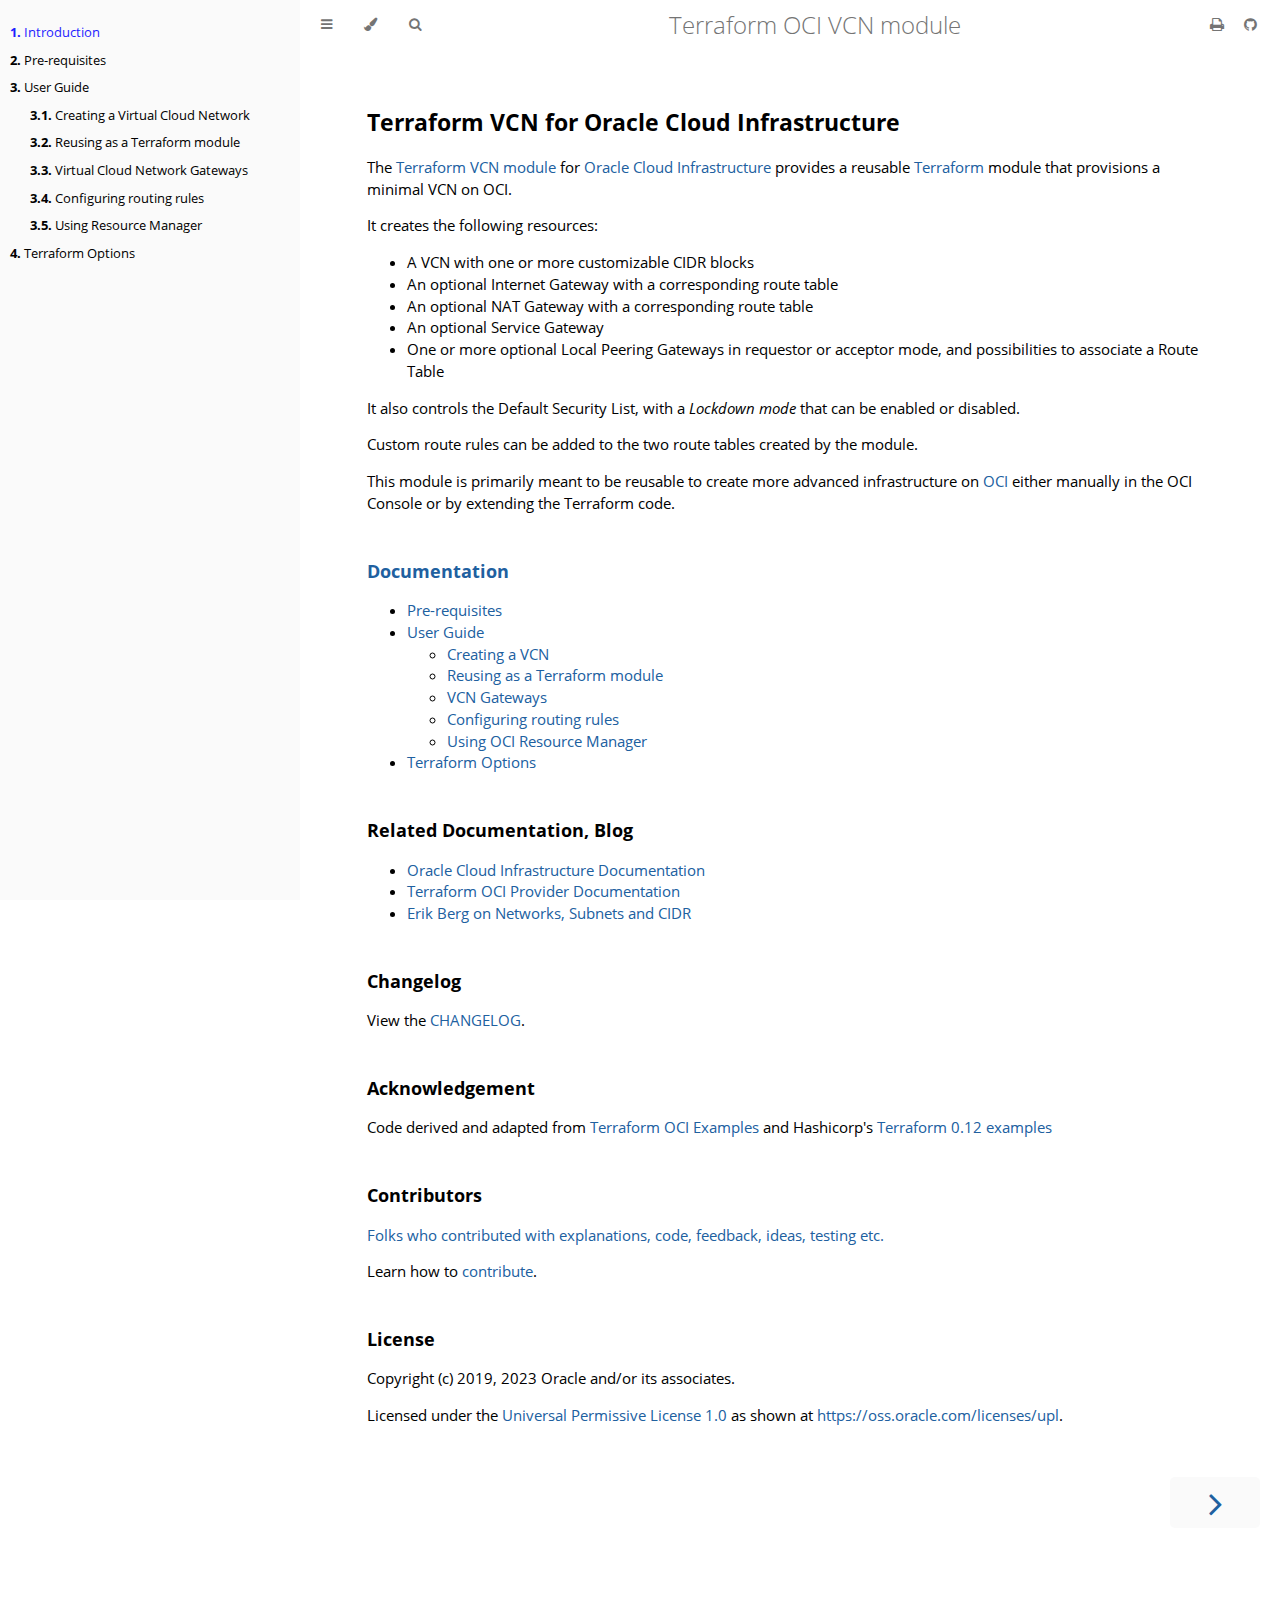
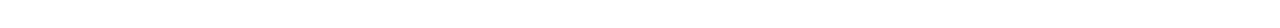
<file: index.html>
<!DOCTYPE HTML>
<html lang="en" class="sidebar-visible no-js light">
    <head>
        <!-- Book generated using mdBook -->
        <meta charset="UTF-8">
        <title>Introduction - Terraform OCI VCN module</title>
        <!-- Custom HTML head -->
        <meta content="text/html; charset=utf-8" http-equiv="Content-Type">
        <meta name="description" content="">
        <meta name="viewport" content="width=device-width, initial-scale=1">
        <meta name="theme-color" content="#ffffff" />

        <link rel="icon" href="favicon.svg">
        <link rel="shortcut icon" href="favicon.png">
        <link rel="stylesheet" href="css/variables.css">
        <link rel="stylesheet" href="css/general.css">
        <link rel="stylesheet" href="css/chrome.css">
        <link rel="stylesheet" href="css/print.css" media="print">
        <!-- Fonts -->
        <link rel="stylesheet" href="FontAwesome/css/font-awesome.css">
        <link rel="stylesheet" href="fonts/fonts.css">
        <!-- Highlight.js Stylesheets -->
        <link rel="stylesheet" href="highlight.css">
        <link rel="stylesheet" href="tomorrow-night.css">
        <link rel="stylesheet" href="ayu-highlight.css">

        <!-- Custom theme stylesheets -->
        <link rel="stylesheet" href="./src/css/mdbook-admonish.css">
        <link rel="stylesheet" href="././mdbook-admonish.css">
    </head>
    <body>
        <!-- Provide site root to javascript -->
        <script type="text/javascript">
            var path_to_root = "";
            var default_theme = window.matchMedia("(prefers-color-scheme: dark)").matches ? "navy" : "light";
        </script>

        <!-- Work around some values being stored in localStorage wrapped in quotes -->
        <script type="text/javascript">
            try {
                var theme = localStorage.getItem('mdbook-theme');
                var sidebar = localStorage.getItem('mdbook-sidebar');

                if (theme.startsWith('"') && theme.endsWith('"')) {
                    localStorage.setItem('mdbook-theme', theme.slice(1, theme.length - 1));
                }

                if (sidebar.startsWith('"') && sidebar.endsWith('"')) {
                    localStorage.setItem('mdbook-sidebar', sidebar.slice(1, sidebar.length - 1));
                }
            } catch (e) { }
        </script>

        <!-- Set the theme before any content is loaded, prevents flash -->
        <script type="text/javascript">
            var theme;
            try { theme = localStorage.getItem('mdbook-theme'); } catch(e) { }
            if (theme === null || theme === undefined) { theme = default_theme; }
            var html = document.querySelector('html');
            html.classList.remove('no-js')
            html.classList.remove('light')
            html.classList.add(theme);
            html.classList.add('js');
        </script>

        <!-- Hide / unhide sidebar before it is displayed -->
        <script type="text/javascript">
            var html = document.querySelector('html');
            var sidebar = 'hidden';
            if (document.body.clientWidth >= 1080) {
                try { sidebar = localStorage.getItem('mdbook-sidebar'); } catch(e) { }
                sidebar = sidebar || 'visible';
            }
            html.classList.remove('sidebar-visible');
            html.classList.add("sidebar-" + sidebar);
        </script>

        <nav id="sidebar" class="sidebar" aria-label="Table of contents">
            <div class="sidebar-scrollbox">
                <ol class="chapter"><li class="chapter-item expanded "><a href="introduction.html" class="active"><strong aria-hidden="true">1.</strong> Introduction</a></li><li class="chapter-item expanded "><a href="prerequisites.html"><strong aria-hidden="true">2.</strong> Pre-requisites</a></li><li class="chapter-item expanded "><a href="ug/userguide.html"><strong aria-hidden="true">3.</strong> User Guide</a></li><li><ol class="section"><li class="chapter-item expanded "><a href="ug/createvcn.html"><strong aria-hidden="true">3.1.</strong> Creating a Virtual Cloud Network</a></li><li class="chapter-item expanded "><a href="ug/reusemodule.html"><strong aria-hidden="true">3.2.</strong> Reusing as a Terraform module</a></li><li class="chapter-item expanded "><a href="ug/gateways.html"><strong aria-hidden="true">3.3.</strong> Virtual Cloud Network Gateways</a></li><li class="chapter-item expanded "><a href="ug/routerules.html"><strong aria-hidden="true">3.4.</strong> Configuring routing rules</a></li><li class="chapter-item expanded "><a href="ug/resourcemanager.html"><strong aria-hidden="true">3.5.</strong> Using Resource Manager</a></li></ol></li><li class="chapter-item expanded "><a href="terraformoptions.html"><strong aria-hidden="true">4.</strong> Terraform Options</a></li></ol>
            </div>
            <div id="sidebar-resize-handle" class="sidebar-resize-handle"></div>
        </nav>

        <div id="page-wrapper" class="page-wrapper">

            <div class="page">
                <div id="menu-bar-hover-placeholder"></div>
                <div id="menu-bar" class="menu-bar sticky bordered">
                    <div class="left-buttons">
                        <button id="sidebar-toggle" class="icon-button" type="button" title="Toggle Table of Contents" aria-label="Toggle Table of Contents" aria-controls="sidebar">
                            <i class="fa fa-bars"></i>
                        </button>
                        <button id="theme-toggle" class="icon-button" type="button" title="Change theme" aria-label="Change theme" aria-haspopup="true" aria-expanded="false" aria-controls="theme-list">
                            <i class="fa fa-paint-brush"></i>
                        </button>
                        <ul id="theme-list" class="theme-popup" aria-label="Themes" role="menu">
                            <li role="none"><button role="menuitem" class="theme" id="light">Light (default)</button></li>
                            <li role="none"><button role="menuitem" class="theme" id="rust">Rust</button></li>
                            <li role="none"><button role="menuitem" class="theme" id="coal">Coal</button></li>
                            <li role="none"><button role="menuitem" class="theme" id="navy">Navy</button></li>
                            <li role="none"><button role="menuitem" class="theme" id="ayu">Ayu</button></li>
                        </ul>
                        <button id="search-toggle" class="icon-button" type="button" title="Search. (Shortkey: s)" aria-label="Toggle Searchbar" aria-expanded="false" aria-keyshortcuts="S" aria-controls="searchbar">
                            <i class="fa fa-search"></i>
                        </button>
                    </div>

                    <h1 class="menu-title">Terraform OCI VCN module</h1>

                    <div class="right-buttons">
                        <a href="print.html" title="Print this book" aria-label="Print this book">
                            <i id="print-button" class="fa fa-print"></i>
                        </a>
                        <a href="https://github.com/oracle-terraform-modules/terraform-oci-vcn" title="Git repository" aria-label="Git repository">
                            <i id="git-repository-button" class="fa fa-github"></i>
                        </a>
                    </div>
                </div>

                <div id="search-wrapper" class="hidden">
                    <form id="searchbar-outer" class="searchbar-outer">
                        <input type="search" id="searchbar" name="searchbar" placeholder="Search this book ..." aria-controls="searchresults-outer" aria-describedby="searchresults-header">
                    </form>
                    <div id="searchresults-outer" class="searchresults-outer hidden">
                        <div id="searchresults-header" class="searchresults-header"></div>
                        <ul id="searchresults">
                        </ul>
                    </div>
                </div>
                <!-- Apply ARIA attributes after the sidebar and the sidebar toggle button are added to the DOM -->
                <script type="text/javascript">
                    document.getElementById('sidebar-toggle').setAttribute('aria-expanded', sidebar === 'visible');
                    document.getElementById('sidebar').setAttribute('aria-hidden', sidebar !== 'visible');
                    Array.from(document.querySelectorAll('#sidebar a')).forEach(function(link) {
                        link.setAttribute('tabIndex', sidebar === 'visible' ? 0 : -1);
                    });
                </script>

                <div id="content" class="content">
                    <main>
                        <h2 id="terraform-vcn-for-oracle-cloud-infrastructure"><a class="header" href="#terraform-vcn-for-oracle-cloud-infrastructure">Terraform VCN for Oracle Cloud Infrastructure</a></h2>
<p>The <a href="https://github.com/oracle/terraform-oci-vcn">Terraform VCN module</a> for <a href="https://cloud.oracle.com/cloud-infrastructure">Oracle Cloud Infrastructure</a> provides a reusable <a href="https://www.terraform.io">Terraform</a> module that provisions a minimal VCN on OCI.</p>
<p>It creates the following resources:</p>
<ul>
<li>A VCN with one or more customizable CIDR blocks</li>
<li>An optional Internet Gateway with a corresponding route table</li>
<li>An optional NAT Gateway with a corresponding route table</li>
<li>An optional Service Gateway</li>
<li>One or more optional Local Peering Gateways in requestor or acceptor mode, and possibilities to associate a Route Table</li>
</ul>
<p>It also controls the Default Security List, with a <em>Lockdown mode</em> that can be enabled or disabled.</p>
<p>Custom route rules can be added to the two route tables created by the module.</p>
<p>This module is primarily meant to be reusable to create more advanced infrastructure on <a href="https://cloud.oracle.com/cloud-infrastructure">OCI</a> either manually in the OCI Console or by extending the Terraform code.</p>
<h3 id="documentation"><a class="header" href="#documentation"><a href="https://github.com/oracle-terraform-modules/terraform-oci-vcn/tree/main/docs">Documentation</a></a></h3>
<ul>
<li><a href="./chapter_2.html">Pre-requisites</a></li>
<li><a href="./chapter_3.html">User Guide</a>
<ul>
<li><a href="./chapter_4.html">Creating a VCN</a></li>
<li><a href="chapter_5.html">Reusing as a Terraform module</a></li>
<li><a href="./chapter_6.html">VCN Gateways</a></li>
<li><a href="./chapter_7.html">Configuring routing rules</a></li>
<li><a href="./chapter_8.html">Using OCI Resource Manager</a></li>
</ul>
</li>
<li><a href="./chapter_9.html">Terraform Options</a></li>
</ul>
<h3 id="related-documentation-blog"><a class="header" href="#related-documentation-blog">Related Documentation, Blog</a></h3>
<ul>
<li><a href="https://docs.cloud.oracle.com/iaas/Content/home.htm">Oracle Cloud Infrastructure Documentation</a></li>
<li><a href="https://www.terraform.io/docs/providers/oci/index.html">Terraform OCI Provider Documentation</a></li>
<li><a href="https://erikberg.com/notes/networks.html">Erik Berg on Networks, Subnets and CIDR</a></li>
</ul>
<h3 id="changelog"><a class="header" href="#changelog">Changelog</a></h3>
<p>View the <a href="https://github.com/oracle-terraform-modules/terraform-oci-vcn/blob/main/CHANGELOG.adoc">CHANGELOG</a>.</p>
<h3 id="acknowledgement"><a class="header" href="#acknowledgement">Acknowledgement</a></h3>
<p>Code derived and adapted from <a href="https://github.com/terraform-providers/terraform-provider-oci/tree/master/examples">Terraform OCI Examples</a> and Hashicorp's <a href="https://github.com/terraform-providers/terraform-provider-oci/tree/master/examples">Terraform 0.12 examples</a></p>
<h3 id="contributors"><a class="header" href="#contributors">Contributors</a></h3>
<p><a href="https://github.com/oracle-terraform-modules/terraform-oci-vcn/blob/main/CONTRIBUTORS.adoc">Folks who contributed with explanations, code, feedback, ideas, testing etc.</a></p>
<p>Learn how to <a href="https://github.com/oracle-terraform-modules/terraform-oci-vcn/blob/main/CONTRIBUTING.adoc">contribute</a>.</p>
<h3 id="license"><a class="header" href="#license">License</a></h3>
<p>Copyright (c) 2019, 2023 Oracle and/or its associates.</p>
<p>Licensed under the <a href="https://github.com/oracle-terraform-modules/terraform-oci-vcn/blob/main/LICENSE">Universal Permissive License 1.0</a> as shown at
<a href="https://oss.oracle.com/licenses/upl/">https://oss.oracle.com/licenses/upl</a>.</p>
<!-- Links reference section -->
<!-- Links reference section -->
                    </main>

                    <nav class="nav-wrapper" aria-label="Page navigation">
                        <!-- Mobile navigation buttons -->
                            <a rel="next" href="prerequisites.html" class="mobile-nav-chapters next" title="Next chapter" aria-label="Next chapter" aria-keyshortcuts="Right">
                                <i class="fa fa-angle-right"></i>
                            </a>
                        <div style="clear: both"></div>
                    </nav>
                </div>
            </div>

            <nav class="nav-wide-wrapper" aria-label="Page navigation">
                    <a rel="next" href="prerequisites.html" class="nav-chapters next" title="Next chapter" aria-label="Next chapter" aria-keyshortcuts="Right">
                        <i class="fa fa-angle-right"></i>
                    </a>
            </nav>

        </div>

        <script type="text/javascript">
            window.playground_copyable = true;
        </script>
        <script src="elasticlunr.min.js" type="text/javascript" charset="utf-8"></script>
        <script src="mark.min.js" type="text/javascript" charset="utf-8"></script>
        <script src="searcher.js" type="text/javascript" charset="utf-8"></script>
        <script src="clipboard.min.js" type="text/javascript" charset="utf-8"></script>
        <script src="highlight.js" type="text/javascript" charset="utf-8"></script>
        <script src="book.js" type="text/javascript" charset="utf-8"></script>

        <!-- Custom JS scripts -->
    </body>
</html>
</file>
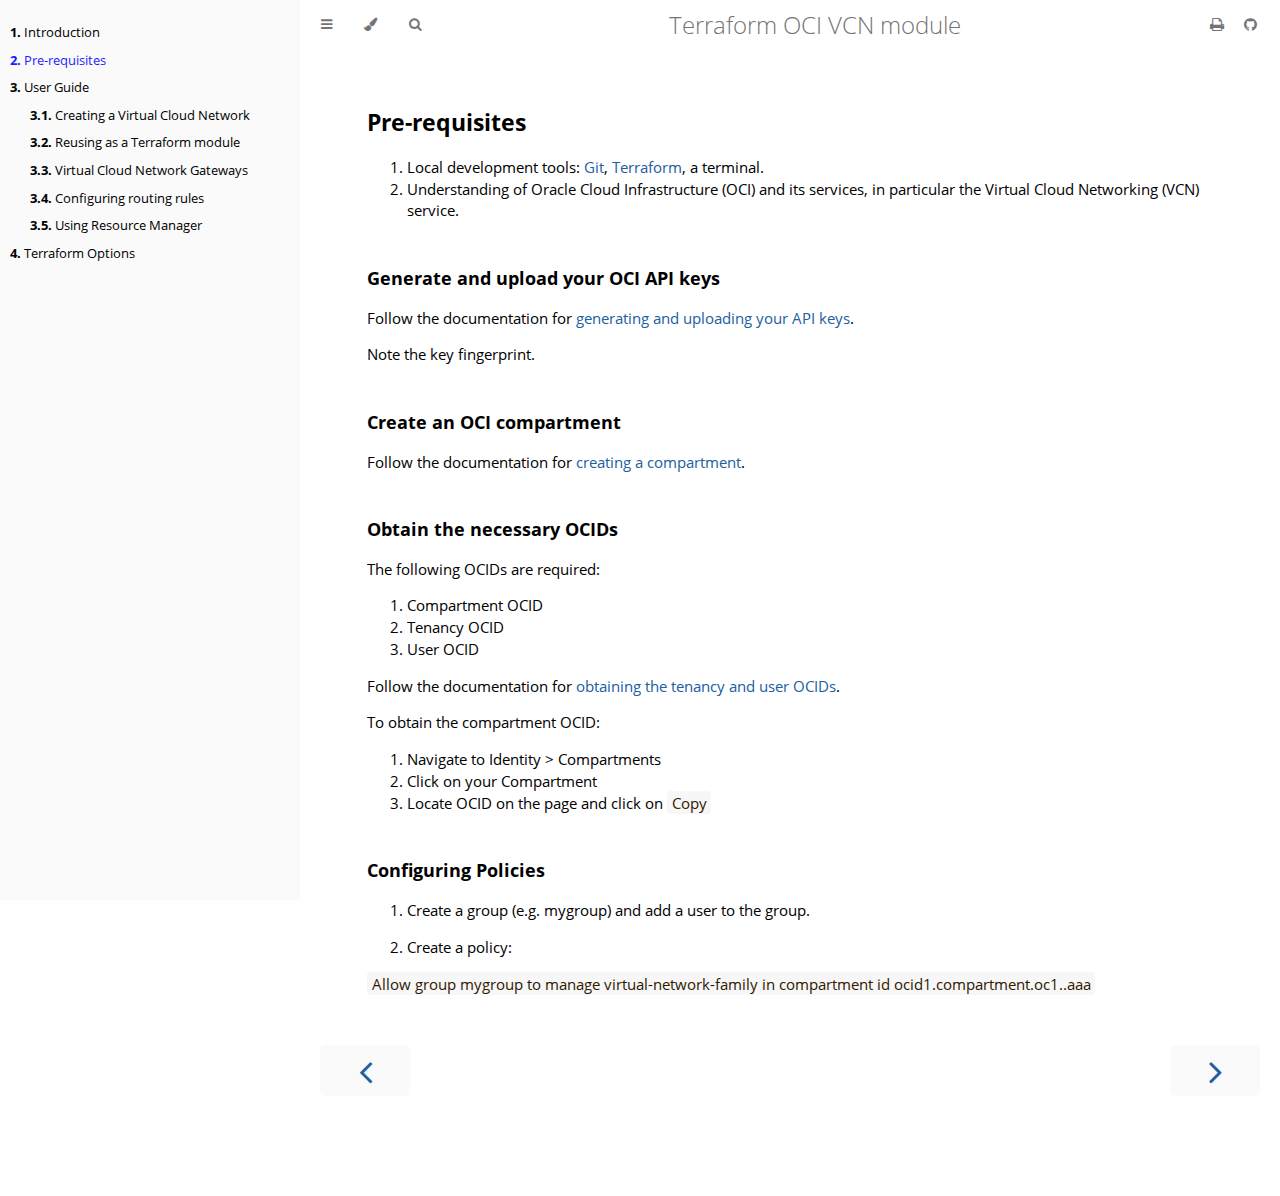
<file: prerequisites.html>
<!DOCTYPE HTML>
<html lang="en" class="sidebar-visible no-js light">
    <head>
        <!-- Book generated using mdBook -->
        <meta charset="UTF-8">
        <title>Pre-requisites - Terraform OCI VCN module</title>
        <!-- Custom HTML head -->
        <meta content="text/html; charset=utf-8" http-equiv="Content-Type">
        <meta name="description" content="">
        <meta name="viewport" content="width=device-width, initial-scale=1">
        <meta name="theme-color" content="#ffffff" />

        <link rel="icon" href="favicon.svg">
        <link rel="shortcut icon" href="favicon.png">
        <link rel="stylesheet" href="css/variables.css">
        <link rel="stylesheet" href="css/general.css">
        <link rel="stylesheet" href="css/chrome.css">
        <link rel="stylesheet" href="css/print.css" media="print">
        <!-- Fonts -->
        <link rel="stylesheet" href="FontAwesome/css/font-awesome.css">
        <link rel="stylesheet" href="fonts/fonts.css">
        <!-- Highlight.js Stylesheets -->
        <link rel="stylesheet" href="highlight.css">
        <link rel="stylesheet" href="tomorrow-night.css">
        <link rel="stylesheet" href="ayu-highlight.css">

        <!-- Custom theme stylesheets -->
        <link rel="stylesheet" href="./src/css/mdbook-admonish.css">
        <link rel="stylesheet" href="././mdbook-admonish.css">
    </head>
    <body>
        <!-- Provide site root to javascript -->
        <script type="text/javascript">
            var path_to_root = "";
            var default_theme = window.matchMedia("(prefers-color-scheme: dark)").matches ? "navy" : "light";
        </script>

        <!-- Work around some values being stored in localStorage wrapped in quotes -->
        <script type="text/javascript">
            try {
                var theme = localStorage.getItem('mdbook-theme');
                var sidebar = localStorage.getItem('mdbook-sidebar');

                if (theme.startsWith('"') && theme.endsWith('"')) {
                    localStorage.setItem('mdbook-theme', theme.slice(1, theme.length - 1));
                }

                if (sidebar.startsWith('"') && sidebar.endsWith('"')) {
                    localStorage.setItem('mdbook-sidebar', sidebar.slice(1, sidebar.length - 1));
                }
            } catch (e) { }
        </script>

        <!-- Set the theme before any content is loaded, prevents flash -->
        <script type="text/javascript">
            var theme;
            try { theme = localStorage.getItem('mdbook-theme'); } catch(e) { }
            if (theme === null || theme === undefined) { theme = default_theme; }
            var html = document.querySelector('html');
            html.classList.remove('no-js')
            html.classList.remove('light')
            html.classList.add(theme);
            html.classList.add('js');
        </script>

        <!-- Hide / unhide sidebar before it is displayed -->
        <script type="text/javascript">
            var html = document.querySelector('html');
            var sidebar = 'hidden';
            if (document.body.clientWidth >= 1080) {
                try { sidebar = localStorage.getItem('mdbook-sidebar'); } catch(e) { }
                sidebar = sidebar || 'visible';
            }
            html.classList.remove('sidebar-visible');
            html.classList.add("sidebar-" + sidebar);
        </script>

        <nav id="sidebar" class="sidebar" aria-label="Table of contents">
            <div class="sidebar-scrollbox">
                <ol class="chapter"><li class="chapter-item expanded "><a href="introduction.html"><strong aria-hidden="true">1.</strong> Introduction</a></li><li class="chapter-item expanded "><a href="prerequisites.html" class="active"><strong aria-hidden="true">2.</strong> Pre-requisites</a></li><li class="chapter-item expanded "><a href="ug/userguide.html"><strong aria-hidden="true">3.</strong> User Guide</a></li><li><ol class="section"><li class="chapter-item expanded "><a href="ug/createvcn.html"><strong aria-hidden="true">3.1.</strong> Creating a Virtual Cloud Network</a></li><li class="chapter-item expanded "><a href="ug/reusemodule.html"><strong aria-hidden="true">3.2.</strong> Reusing as a Terraform module</a></li><li class="chapter-item expanded "><a href="ug/gateways.html"><strong aria-hidden="true">3.3.</strong> Virtual Cloud Network Gateways</a></li><li class="chapter-item expanded "><a href="ug/routerules.html"><strong aria-hidden="true">3.4.</strong> Configuring routing rules</a></li><li class="chapter-item expanded "><a href="ug/resourcemanager.html"><strong aria-hidden="true">3.5.</strong> Using Resource Manager</a></li></ol></li><li class="chapter-item expanded "><a href="terraformoptions.html"><strong aria-hidden="true">4.</strong> Terraform Options</a></li></ol>
            </div>
            <div id="sidebar-resize-handle" class="sidebar-resize-handle"></div>
        </nav>

        <div id="page-wrapper" class="page-wrapper">

            <div class="page">
                <div id="menu-bar-hover-placeholder"></div>
                <div id="menu-bar" class="menu-bar sticky bordered">
                    <div class="left-buttons">
                        <button id="sidebar-toggle" class="icon-button" type="button" title="Toggle Table of Contents" aria-label="Toggle Table of Contents" aria-controls="sidebar">
                            <i class="fa fa-bars"></i>
                        </button>
                        <button id="theme-toggle" class="icon-button" type="button" title="Change theme" aria-label="Change theme" aria-haspopup="true" aria-expanded="false" aria-controls="theme-list">
                            <i class="fa fa-paint-brush"></i>
                        </button>
                        <ul id="theme-list" class="theme-popup" aria-label="Themes" role="menu">
                            <li role="none"><button role="menuitem" class="theme" id="light">Light (default)</button></li>
                            <li role="none"><button role="menuitem" class="theme" id="rust">Rust</button></li>
                            <li role="none"><button role="menuitem" class="theme" id="coal">Coal</button></li>
                            <li role="none"><button role="menuitem" class="theme" id="navy">Navy</button></li>
                            <li role="none"><button role="menuitem" class="theme" id="ayu">Ayu</button></li>
                        </ul>
                        <button id="search-toggle" class="icon-button" type="button" title="Search. (Shortkey: s)" aria-label="Toggle Searchbar" aria-expanded="false" aria-keyshortcuts="S" aria-controls="searchbar">
                            <i class="fa fa-search"></i>
                        </button>
                    </div>

                    <h1 class="menu-title">Terraform OCI VCN module</h1>

                    <div class="right-buttons">
                        <a href="print.html" title="Print this book" aria-label="Print this book">
                            <i id="print-button" class="fa fa-print"></i>
                        </a>
                        <a href="https://github.com/oracle-terraform-modules/terraform-oci-vcn" title="Git repository" aria-label="Git repository">
                            <i id="git-repository-button" class="fa fa-github"></i>
                        </a>
                    </div>
                </div>

                <div id="search-wrapper" class="hidden">
                    <form id="searchbar-outer" class="searchbar-outer">
                        <input type="search" id="searchbar" name="searchbar" placeholder="Search this book ..." aria-controls="searchresults-outer" aria-describedby="searchresults-header">
                    </form>
                    <div id="searchresults-outer" class="searchresults-outer hidden">
                        <div id="searchresults-header" class="searchresults-header"></div>
                        <ul id="searchresults">
                        </ul>
                    </div>
                </div>
                <!-- Apply ARIA attributes after the sidebar and the sidebar toggle button are added to the DOM -->
                <script type="text/javascript">
                    document.getElementById('sidebar-toggle').setAttribute('aria-expanded', sidebar === 'visible');
                    document.getElementById('sidebar').setAttribute('aria-hidden', sidebar !== 'visible');
                    Array.from(document.querySelectorAll('#sidebar a')).forEach(function(link) {
                        link.setAttribute('tabIndex', sidebar === 'visible' ? 0 : -1);
                    });
                </script>

                <div id="content" class="content">
                    <main>
                        <h2 id="pre-requisites"><a class="header" href="#pre-requisites">Pre-requisites</a></h2>
<ol>
<li>Local development tools: <a href="https://git-scm.com/">Git</a>, <a href="https://www.terraform.io">Terraform</a>, a terminal.</li>
<li>Understanding of Oracle Cloud Infrastructure (OCI) and its services, in particular the Virtual Cloud Networking (VCN) service.</li>
</ol>
<h3 id="generate-and-upload-your-oci-api-keys"><a class="header" href="#generate-and-upload-your-oci-api-keys">Generate and upload your OCI API keys</a></h3>
<p>Follow the documentation for <a href="https://docs.cloud.oracle.com/iaas/Content/API/Concepts/apisigningkey.htm#two">generating and uploading your API keys</a>.</p>
<p>Note the key fingerprint.</p>
<h3 id="create-an-oci-compartment"><a class="header" href="#create-an-oci-compartment">Create an OCI compartment</a></h3>
<p>Follow the documentation for <a href="https://docs.cloud.oracle.com/iaas/Content/Identity/Tasks/managingcompartments.htm#two">creating a compartment</a>.</p>
<h3 id="obtain-the-necessary-ocids"><a class="header" href="#obtain-the-necessary-ocids">Obtain the necessary OCIDs</a></h3>
<p>The following OCIDs are required:</p>
<ol>
<li>Compartment OCID</li>
<li>Tenancy OCID</li>
<li>User OCID</li>
</ol>
<p>Follow the documentation for <a href="https://docs.cloud.oracle.com/iaas/Content/API/Concepts/apisigningkey.htm#five">obtaining the tenancy and user OCIDs</a>.</p>
<p>To obtain the compartment OCID:</p>
<ol>
<li>Navigate to Identity &gt; Compartments</li>
<li>Click on your Compartment</li>
<li>Locate OCID on the page and click on <code>Copy</code></li>
</ol>
<h3 id="configuring-policies"><a class="header" href="#configuring-policies">Configuring Policies</a></h3>
<ol>
<li>
<p>Create a group (e.g. mygroup) and add a user to the group.</p>
</li>
<li>
<p>Create a policy:</p>
</li>
</ol>
<p><code>Allow group mygroup to manage virtual-network-family in compartment id  ocid1.compartment.oc1..aaa </code></p>

                    </main>

                    <nav class="nav-wrapper" aria-label="Page navigation">
                        <!-- Mobile navigation buttons -->
                            <a rel="prev" href="introduction.html" class="mobile-nav-chapters previous" title="Previous chapter" aria-label="Previous chapter" aria-keyshortcuts="Left">
                                <i class="fa fa-angle-left"></i>
                            </a>
                            <a rel="next" href="ug/userguide.html" class="mobile-nav-chapters next" title="Next chapter" aria-label="Next chapter" aria-keyshortcuts="Right">
                                <i class="fa fa-angle-right"></i>
                            </a>
                        <div style="clear: both"></div>
                    </nav>
                </div>
            </div>

            <nav class="nav-wide-wrapper" aria-label="Page navigation">
                    <a rel="prev" href="introduction.html" class="nav-chapters previous" title="Previous chapter" aria-label="Previous chapter" aria-keyshortcuts="Left">
                        <i class="fa fa-angle-left"></i>
                    </a>
                    <a rel="next" href="ug/userguide.html" class="nav-chapters next" title="Next chapter" aria-label="Next chapter" aria-keyshortcuts="Right">
                        <i class="fa fa-angle-right"></i>
                    </a>
            </nav>

        </div>

        <script type="text/javascript">
            window.playground_copyable = true;
        </script>
        <script src="elasticlunr.min.js" type="text/javascript" charset="utf-8"></script>
        <script src="mark.min.js" type="text/javascript" charset="utf-8"></script>
        <script src="searcher.js" type="text/javascript" charset="utf-8"></script>
        <script src="clipboard.min.js" type="text/javascript" charset="utf-8"></script>
        <script src="highlight.js" type="text/javascript" charset="utf-8"></script>
        <script src="book.js" type="text/javascript" charset="utf-8"></script>

        <!-- Custom JS scripts -->
    </body>
</html>
</file>
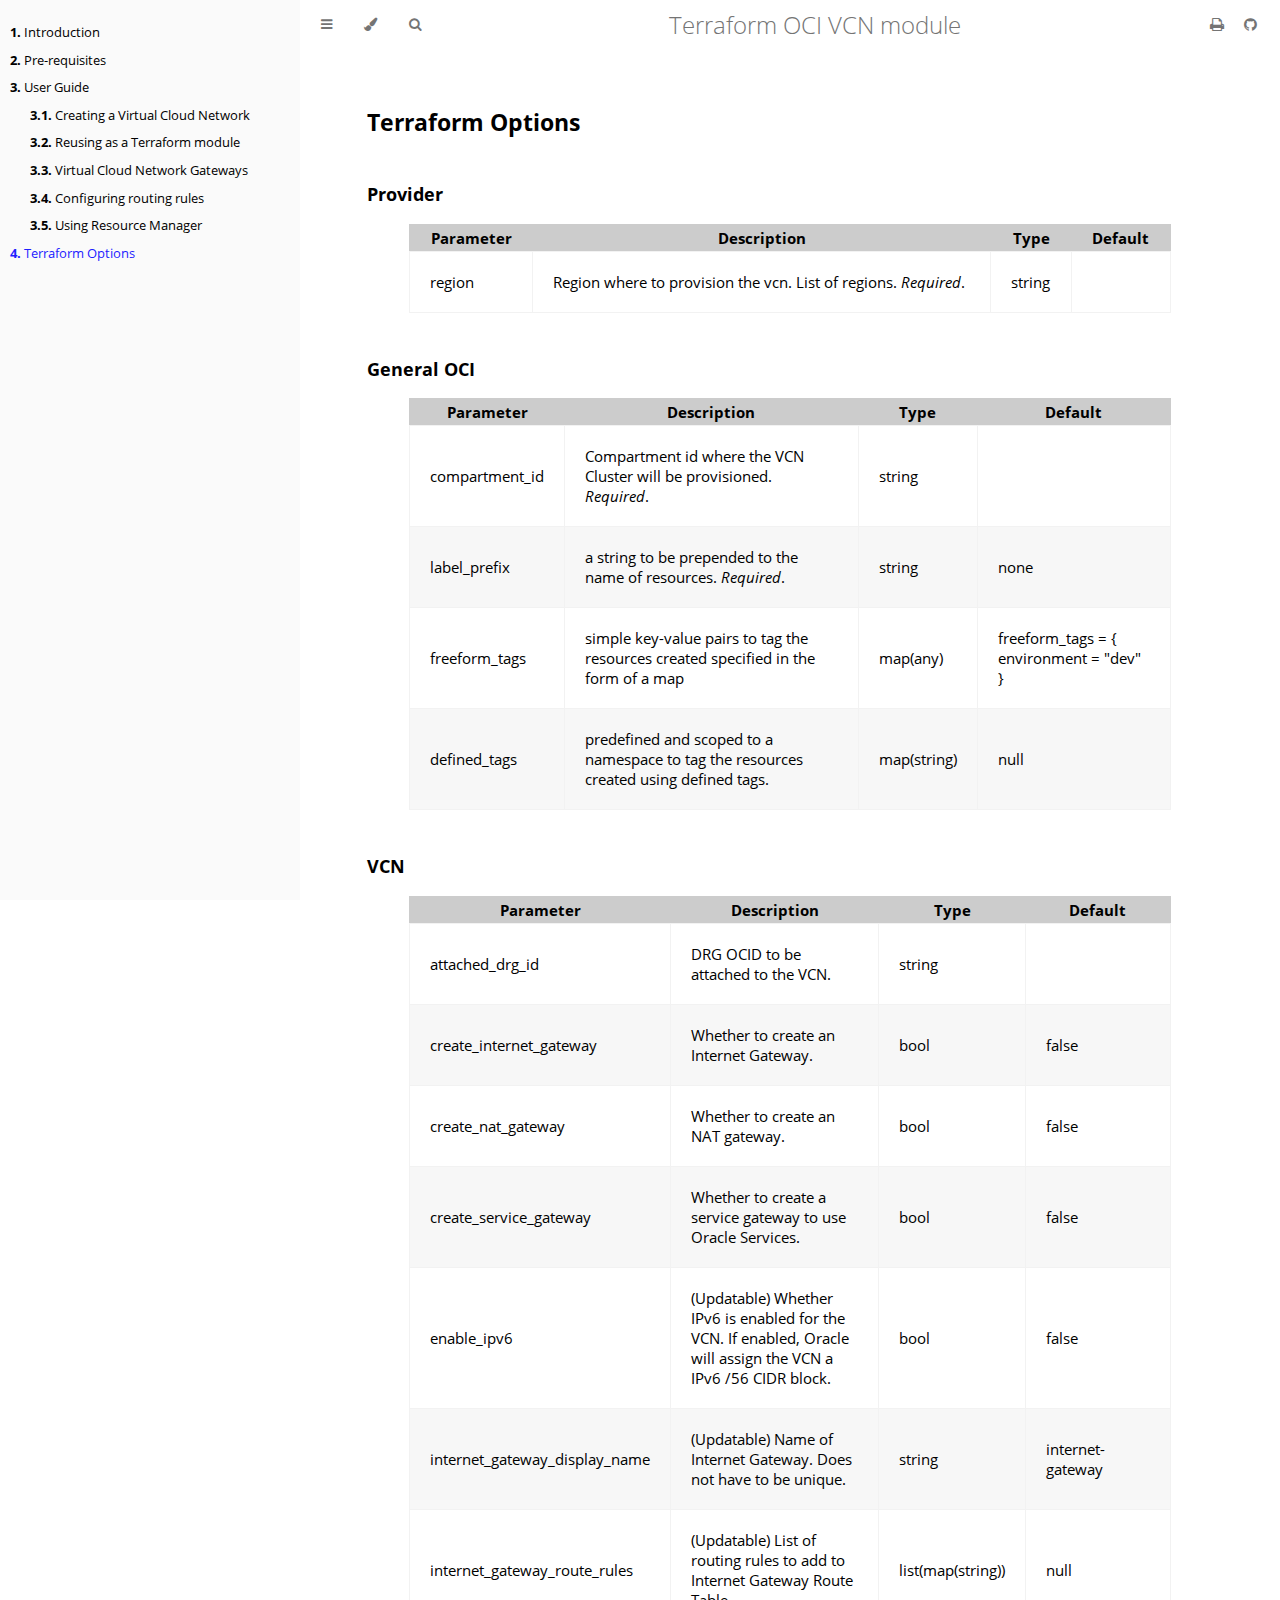
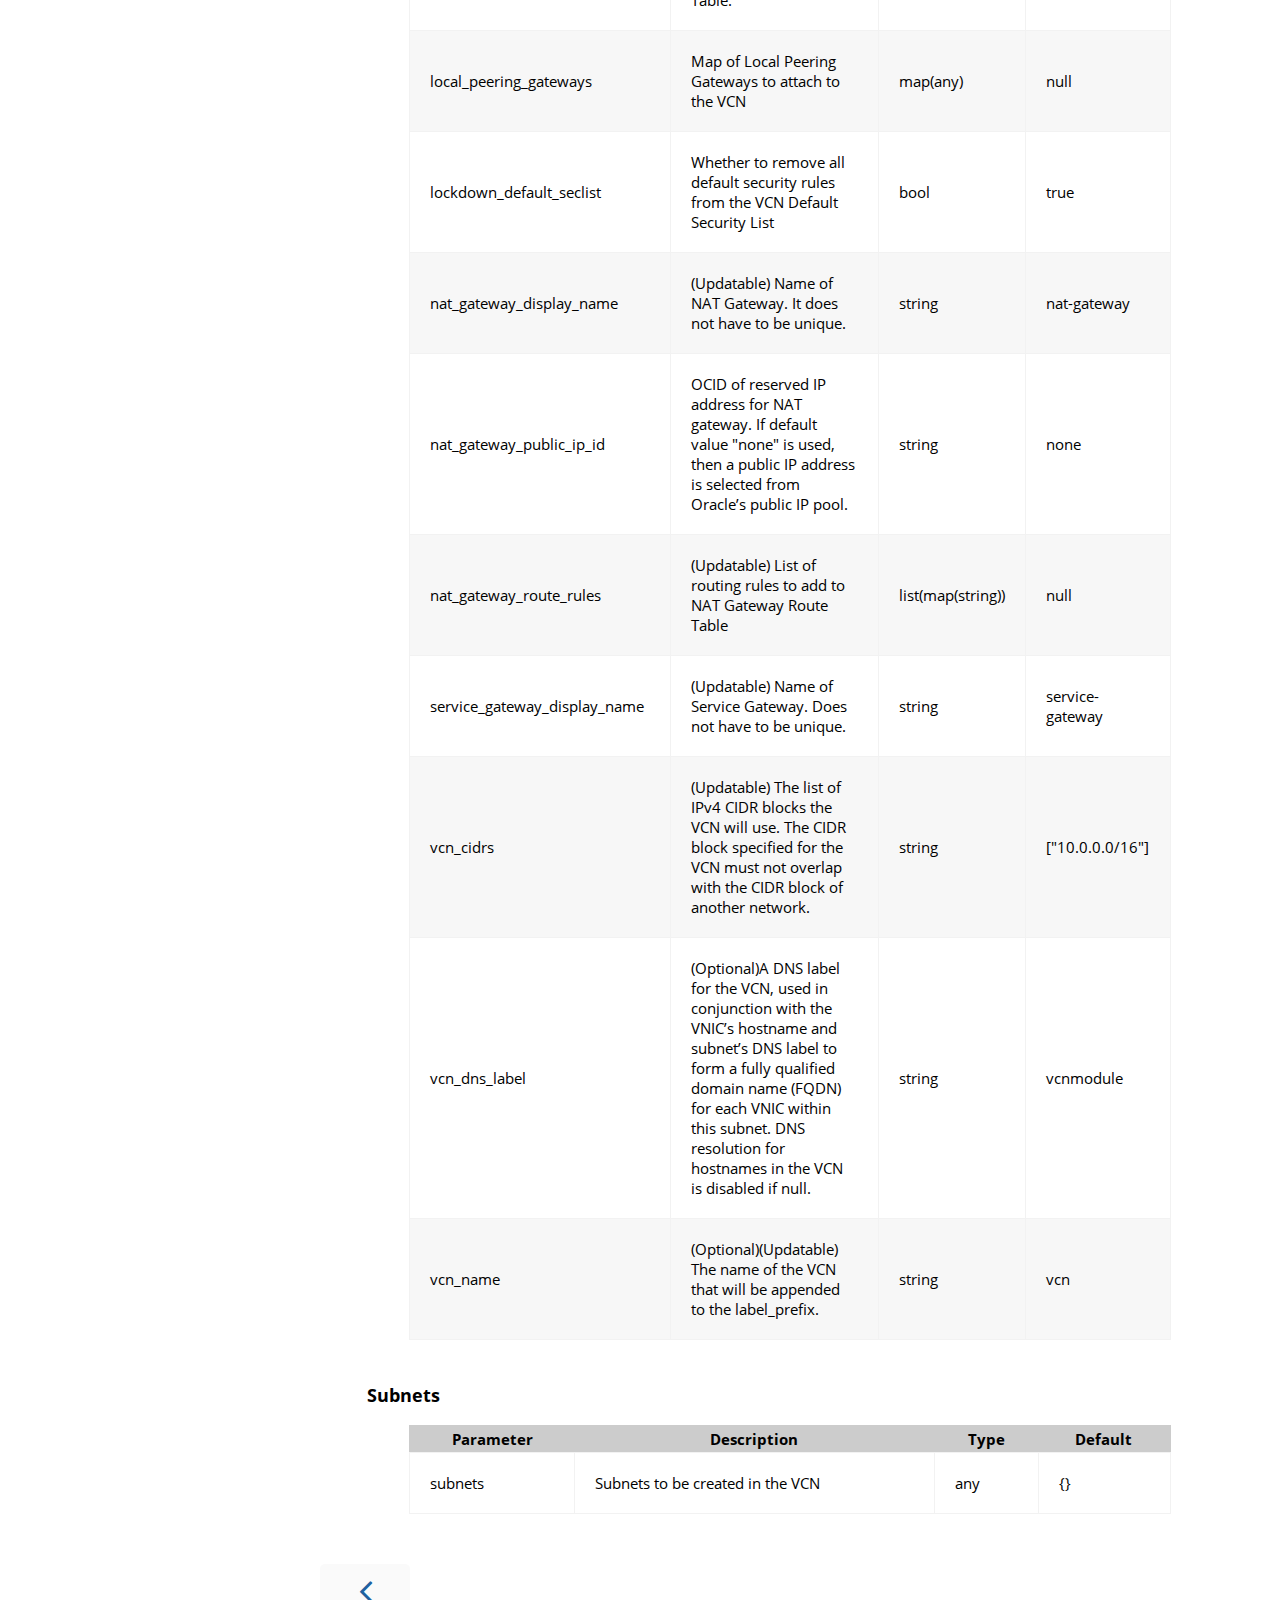
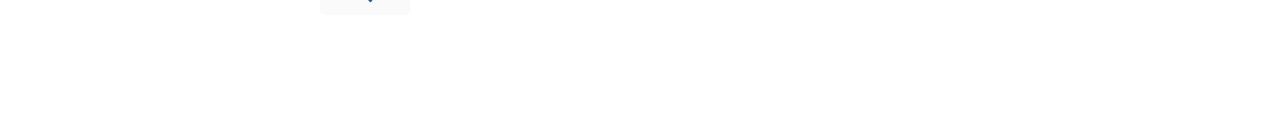
<file: terraformoptions.html>
<!DOCTYPE HTML>
<html lang="en" class="sidebar-visible no-js light">
    <head>
        <!-- Book generated using mdBook -->
        <meta charset="UTF-8">
        <title>Terraform Options - Terraform OCI VCN module</title>
        <!-- Custom HTML head -->
        <meta content="text/html; charset=utf-8" http-equiv="Content-Type">
        <meta name="description" content="">
        <meta name="viewport" content="width=device-width, initial-scale=1">
        <meta name="theme-color" content="#ffffff" />

        <link rel="icon" href="favicon.svg">
        <link rel="shortcut icon" href="favicon.png">
        <link rel="stylesheet" href="css/variables.css">
        <link rel="stylesheet" href="css/general.css">
        <link rel="stylesheet" href="css/chrome.css">
        <link rel="stylesheet" href="css/print.css" media="print">
        <!-- Fonts -->
        <link rel="stylesheet" href="FontAwesome/css/font-awesome.css">
        <link rel="stylesheet" href="fonts/fonts.css">
        <!-- Highlight.js Stylesheets -->
        <link rel="stylesheet" href="highlight.css">
        <link rel="stylesheet" href="tomorrow-night.css">
        <link rel="stylesheet" href="ayu-highlight.css">

        <!-- Custom theme stylesheets -->
        <link rel="stylesheet" href="./src/css/mdbook-admonish.css">
        <link rel="stylesheet" href="././mdbook-admonish.css">
    </head>
    <body>
        <!-- Provide site root to javascript -->
        <script type="text/javascript">
            var path_to_root = "";
            var default_theme = window.matchMedia("(prefers-color-scheme: dark)").matches ? "navy" : "light";
        </script>

        <!-- Work around some values being stored in localStorage wrapped in quotes -->
        <script type="text/javascript">
            try {
                var theme = localStorage.getItem('mdbook-theme');
                var sidebar = localStorage.getItem('mdbook-sidebar');

                if (theme.startsWith('"') && theme.endsWith('"')) {
                    localStorage.setItem('mdbook-theme', theme.slice(1, theme.length - 1));
                }

                if (sidebar.startsWith('"') && sidebar.endsWith('"')) {
                    localStorage.setItem('mdbook-sidebar', sidebar.slice(1, sidebar.length - 1));
                }
            } catch (e) { }
        </script>

        <!-- Set the theme before any content is loaded, prevents flash -->
        <script type="text/javascript">
            var theme;
            try { theme = localStorage.getItem('mdbook-theme'); } catch(e) { }
            if (theme === null || theme === undefined) { theme = default_theme; }
            var html = document.querySelector('html');
            html.classList.remove('no-js')
            html.classList.remove('light')
            html.classList.add(theme);
            html.classList.add('js');
        </script>

        <!-- Hide / unhide sidebar before it is displayed -->
        <script type="text/javascript">
            var html = document.querySelector('html');
            var sidebar = 'hidden';
            if (document.body.clientWidth >= 1080) {
                try { sidebar = localStorage.getItem('mdbook-sidebar'); } catch(e) { }
                sidebar = sidebar || 'visible';
            }
            html.classList.remove('sidebar-visible');
            html.classList.add("sidebar-" + sidebar);
        </script>

        <nav id="sidebar" class="sidebar" aria-label="Table of contents">
            <div class="sidebar-scrollbox">
                <ol class="chapter"><li class="chapter-item expanded "><a href="introduction.html"><strong aria-hidden="true">1.</strong> Introduction</a></li><li class="chapter-item expanded "><a href="prerequisites.html"><strong aria-hidden="true">2.</strong> Pre-requisites</a></li><li class="chapter-item expanded "><a href="ug/userguide.html"><strong aria-hidden="true">3.</strong> User Guide</a></li><li><ol class="section"><li class="chapter-item expanded "><a href="ug/createvcn.html"><strong aria-hidden="true">3.1.</strong> Creating a Virtual Cloud Network</a></li><li class="chapter-item expanded "><a href="ug/reusemodule.html"><strong aria-hidden="true">3.2.</strong> Reusing as a Terraform module</a></li><li class="chapter-item expanded "><a href="ug/gateways.html"><strong aria-hidden="true">3.3.</strong> Virtual Cloud Network Gateways</a></li><li class="chapter-item expanded "><a href="ug/routerules.html"><strong aria-hidden="true">3.4.</strong> Configuring routing rules</a></li><li class="chapter-item expanded "><a href="ug/resourcemanager.html"><strong aria-hidden="true">3.5.</strong> Using Resource Manager</a></li></ol></li><li class="chapter-item expanded "><a href="terraformoptions.html" class="active"><strong aria-hidden="true">4.</strong> Terraform Options</a></li></ol>
            </div>
            <div id="sidebar-resize-handle" class="sidebar-resize-handle"></div>
        </nav>

        <div id="page-wrapper" class="page-wrapper">

            <div class="page">
                <div id="menu-bar-hover-placeholder"></div>
                <div id="menu-bar" class="menu-bar sticky bordered">
                    <div class="left-buttons">
                        <button id="sidebar-toggle" class="icon-button" type="button" title="Toggle Table of Contents" aria-label="Toggle Table of Contents" aria-controls="sidebar">
                            <i class="fa fa-bars"></i>
                        </button>
                        <button id="theme-toggle" class="icon-button" type="button" title="Change theme" aria-label="Change theme" aria-haspopup="true" aria-expanded="false" aria-controls="theme-list">
                            <i class="fa fa-paint-brush"></i>
                        </button>
                        <ul id="theme-list" class="theme-popup" aria-label="Themes" role="menu">
                            <li role="none"><button role="menuitem" class="theme" id="light">Light (default)</button></li>
                            <li role="none"><button role="menuitem" class="theme" id="rust">Rust</button></li>
                            <li role="none"><button role="menuitem" class="theme" id="coal">Coal</button></li>
                            <li role="none"><button role="menuitem" class="theme" id="navy">Navy</button></li>
                            <li role="none"><button role="menuitem" class="theme" id="ayu">Ayu</button></li>
                        </ul>
                        <button id="search-toggle" class="icon-button" type="button" title="Search. (Shortkey: s)" aria-label="Toggle Searchbar" aria-expanded="false" aria-keyshortcuts="S" aria-controls="searchbar">
                            <i class="fa fa-search"></i>
                        </button>
                    </div>

                    <h1 class="menu-title">Terraform OCI VCN module</h1>

                    <div class="right-buttons">
                        <a href="print.html" title="Print this book" aria-label="Print this book">
                            <i id="print-button" class="fa fa-print"></i>
                        </a>
                        <a href="https://github.com/oracle-terraform-modules/terraform-oci-vcn" title="Git repository" aria-label="Git repository">
                            <i id="git-repository-button" class="fa fa-github"></i>
                        </a>
                    </div>
                </div>

                <div id="search-wrapper" class="hidden">
                    <form id="searchbar-outer" class="searchbar-outer">
                        <input type="search" id="searchbar" name="searchbar" placeholder="Search this book ..." aria-controls="searchresults-outer" aria-describedby="searchresults-header">
                    </form>
                    <div id="searchresults-outer" class="searchresults-outer hidden">
                        <div id="searchresults-header" class="searchresults-header"></div>
                        <ul id="searchresults">
                        </ul>
                    </div>
                </div>
                <!-- Apply ARIA attributes after the sidebar and the sidebar toggle button are added to the DOM -->
                <script type="text/javascript">
                    document.getElementById('sidebar-toggle').setAttribute('aria-expanded', sidebar === 'visible');
                    document.getElementById('sidebar').setAttribute('aria-hidden', sidebar !== 'visible');
                    Array.from(document.querySelectorAll('#sidebar a')).forEach(function(link) {
                        link.setAttribute('tabIndex', sidebar === 'visible' ? 0 : -1);
                    });
                </script>

                <div id="content" class="content">
                    <main>
                        <h2 id="terraform-options"><a class="header" href="#terraform-options">Terraform Options</a></h2>
<h3 id="provider"><a class="header" href="#provider">Provider</a></h3>
<div class="table-wrapper"><table><thead><tr><th>Parameter</th><th>Description</th><th>Type</th><th>Default</th></tr></thead><tbody>
<tr><td>region</td><td>Region where to provision the vcn. List of regions. <em>Required</em>.</td><td>string</td><td></td></tr>
</tbody></table>
</div>
<h3 id="general-oci"><a class="header" href="#general-oci">General OCI</a></h3>
<div class="table-wrapper"><table><thead><tr><th>Parameter</th><th>Description</th><th>Type</th><th>Default</th></tr></thead><tbody>
<tr><td>compartment_id</td><td>Compartment id where the VCN Cluster will be provisioned. <em>Required</em>.</td><td>string</td><td></td></tr>
<tr><td>label_prefix</td><td>a string to be prepended to the name of resources.  <em>Required</em>.</td><td>string</td><td>none</td></tr>
<tr><td>freeform_tags</td><td>simple key-value pairs to tag the resources created specified in the form of a map</td><td>map(any)</td><td>freeform_tags = { environment = &quot;dev&quot; }</td></tr>
<tr><td>defined_tags</td><td>predefined and scoped to a namespace to tag the resources created using defined tags.</td><td>map(string)</td><td>null</td></tr>
</tbody></table>
</div>
<h3 id="vcn"><a class="header" href="#vcn">VCN</a></h3>
<div class="table-wrapper"><table><thead><tr><th>Parameter</th><th>Description</th><th>Type</th><th>Default</th></tr></thead><tbody>
<tr><td>attached_drg_id</td><td>DRG OCID to be attached to the VCN.</td><td>string</td><td></td></tr>
<tr><td>create_internet_gateway</td><td>Whether to create an Internet Gateway.</td><td>bool</td><td>false</td></tr>
<tr><td>create_nat_gateway</td><td>Whether to create an NAT gateway.</td><td>bool</td><td>false</td></tr>
<tr><td>create_service_gateway</td><td>Whether to create a service gateway to use Oracle Services.</td><td>bool</td><td>false</td></tr>
<tr><td>enable_ipv6</td><td>(Updatable) Whether IPv6 is enabled for the VCN. If enabled, Oracle will assign the VCN a IPv6 /56 CIDR block.</td><td>bool</td><td>false</td></tr>
<tr><td>internet_gateway_display_name</td><td>(Updatable) Name of Internet Gateway. Does not have to be unique.</td><td>string</td><td>internet-gateway</td></tr>
<tr><td>internet_gateway_route_rules</td><td>(Updatable) List of routing rules to add to Internet Gateway Route Table.</td><td>list(map(string))</td><td>null</td></tr>
<tr><td>local_peering_gateways</td><td>Map of Local Peering Gateways to attach to the VCN</td><td>map(any)</td><td>null</td></tr>
<tr><td>lockdown_default_seclist</td><td>Whether to remove all default security rules from the VCN Default Security List</td><td>bool</td><td>true</td></tr>
<tr><td>nat_gateway_display_name</td><td>(Updatable) Name of NAT Gateway. It does not have to be unique.</td><td>string</td><td>nat-gateway</td></tr>
<tr><td>nat_gateway_public_ip_id</td><td>OCID of reserved IP address for NAT gateway. If default value &quot;none&quot; is used, then a public IP address is selected from Oracle’s public IP pool.</td><td>string</td><td>none</td></tr>
<tr><td>nat_gateway_route_rules</td><td>(Updatable) List of routing rules to add to NAT Gateway Route Table</td><td>list(map(string))</td><td>null</td></tr>
<tr><td>service_gateway_display_name</td><td>(Updatable) Name of Service Gateway. Does not have to be unique.</td><td>string</td><td>service-gateway</td></tr>
<tr><td>vcn_cidrs</td><td>(Updatable) The list of IPv4 CIDR blocks the VCN will use. The CIDR block specified for the VCN must not overlap with the CIDR block of another network.</td><td>string</td><td>[&quot;10.0.0.0/16&quot;]</td></tr>
<tr><td>vcn_dns_label</td><td>(Optional)A DNS label for the VCN, used in conjunction with the VNIC’s hostname and subnet’s DNS label to form a fully qualified domain name (FQDN) for each VNIC within this subnet. DNS resolution for hostnames in the VCN is disabled if null.</td><td>string</td><td>vcnmodule</td></tr>
<tr><td>vcn_name</td><td>(Optional)(Updatable) The name of the VCN that will be appended to the label_prefix.</td><td>string</td><td>vcn</td></tr>
</tbody></table>
</div>
<h3 id="subnets"><a class="header" href="#subnets">Subnets</a></h3>
<div class="table-wrapper"><table><thead><tr><th>Parameter</th><th>Description</th><th>Type</th><th>Default</th></tr></thead><tbody>
<tr><td>subnets</td><td>Subnets to be created in the VCN</td><td>any</td><td>{}</td></tr>
</tbody></table>
</div>
                    </main>

                    <nav class="nav-wrapper" aria-label="Page navigation">
                        <!-- Mobile navigation buttons -->
                            <a rel="prev" href="ug/resourcemanager.html" class="mobile-nav-chapters previous" title="Previous chapter" aria-label="Previous chapter" aria-keyshortcuts="Left">
                                <i class="fa fa-angle-left"></i>
                            </a>
                        <div style="clear: both"></div>
                    </nav>
                </div>
            </div>

            <nav class="nav-wide-wrapper" aria-label="Page navigation">
                    <a rel="prev" href="ug/resourcemanager.html" class="nav-chapters previous" title="Previous chapter" aria-label="Previous chapter" aria-keyshortcuts="Left">
                        <i class="fa fa-angle-left"></i>
                    </a>
            </nav>

        </div>

        <script type="text/javascript">
            window.playground_copyable = true;
        </script>
        <script src="elasticlunr.min.js" type="text/javascript" charset="utf-8"></script>
        <script src="mark.min.js" type="text/javascript" charset="utf-8"></script>
        <script src="searcher.js" type="text/javascript" charset="utf-8"></script>
        <script src="clipboard.min.js" type="text/javascript" charset="utf-8"></script>
        <script src="highlight.js" type="text/javascript" charset="utf-8"></script>
        <script src="book.js" type="text/javascript" charset="utf-8"></script>

        <!-- Custom JS scripts -->
    </body>
</html>
</file>
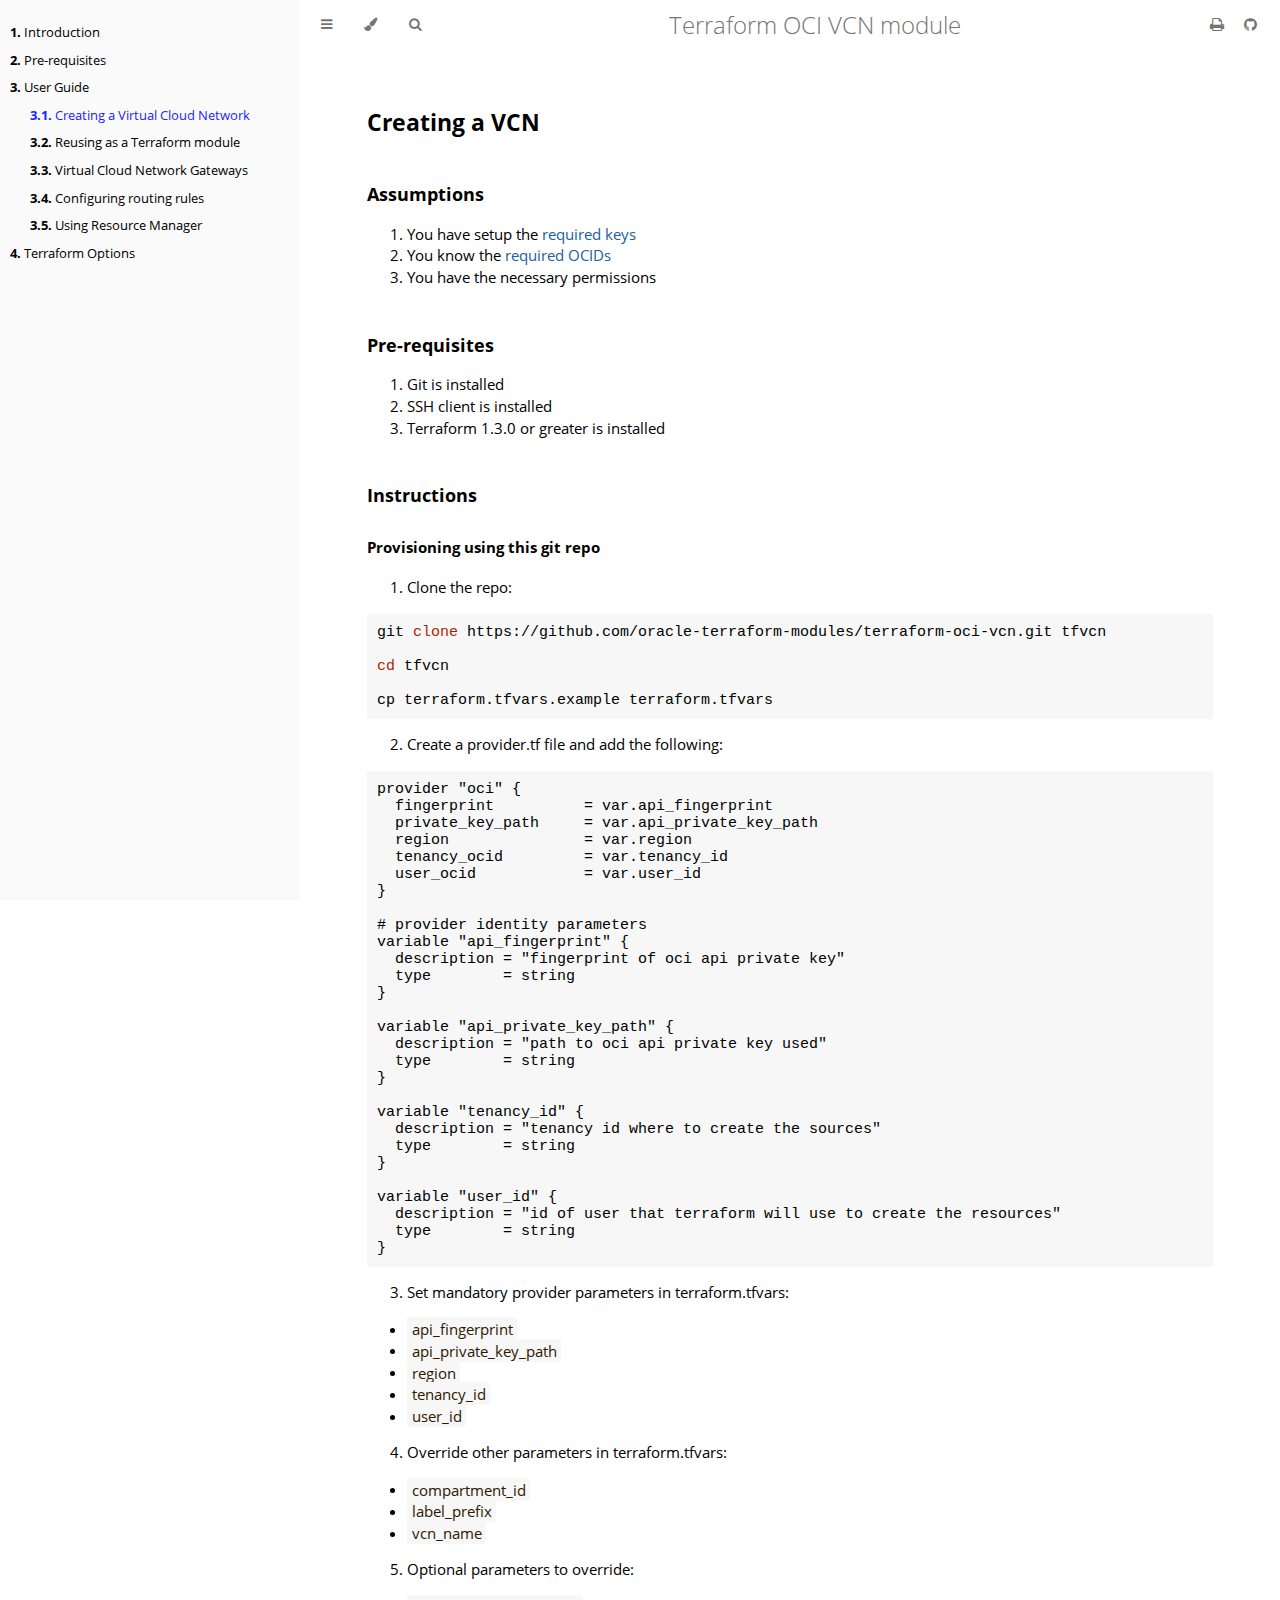
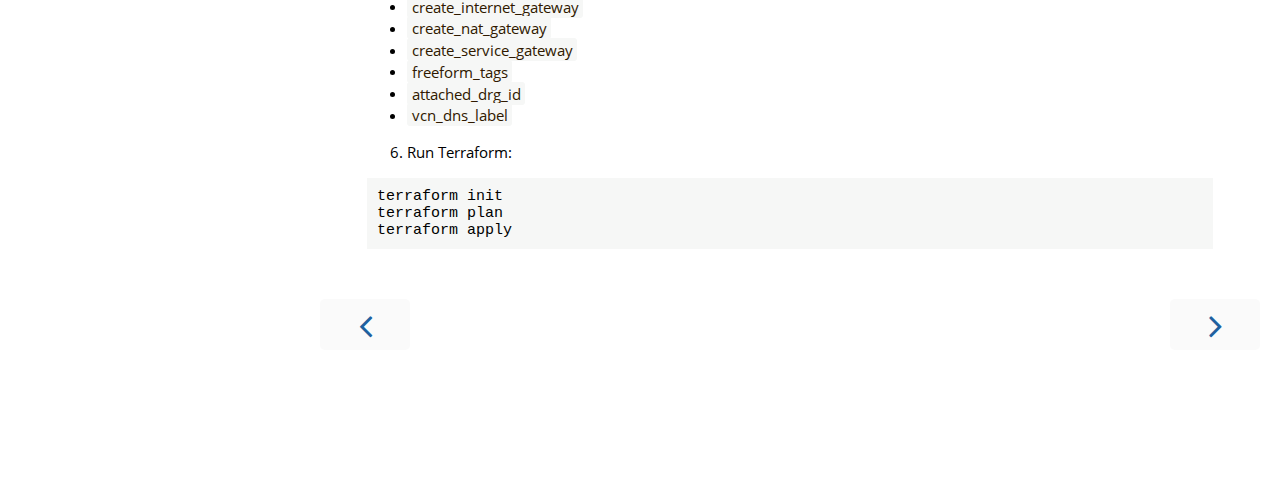
<file: ug/createvcn.html>
<!DOCTYPE HTML>
<html lang="en" class="sidebar-visible no-js light">
    <head>
        <!-- Book generated using mdBook -->
        <meta charset="UTF-8">
        <title>Creating a Virtual Cloud Network - Terraform OCI VCN module</title>
        <!-- Custom HTML head -->
        <meta content="text/html; charset=utf-8" http-equiv="Content-Type">
        <meta name="description" content="">
        <meta name="viewport" content="width=device-width, initial-scale=1">
        <meta name="theme-color" content="#ffffff" />

        <link rel="icon" href="../favicon.svg">
        <link rel="shortcut icon" href="../favicon.png">
        <link rel="stylesheet" href="../css/variables.css">
        <link rel="stylesheet" href="../css/general.css">
        <link rel="stylesheet" href="../css/chrome.css">
        <link rel="stylesheet" href="../css/print.css" media="print">
        <!-- Fonts -->
        <link rel="stylesheet" href="../FontAwesome/css/font-awesome.css">
        <link rel="stylesheet" href="../fonts/fonts.css">
        <!-- Highlight.js Stylesheets -->
        <link rel="stylesheet" href="../highlight.css">
        <link rel="stylesheet" href="../tomorrow-night.css">
        <link rel="stylesheet" href="../ayu-highlight.css">

        <!-- Custom theme stylesheets -->
        <link rel="stylesheet" href=".././src/css/mdbook-admonish.css">
        <link rel="stylesheet" href="../././mdbook-admonish.css">
    </head>
    <body>
        <!-- Provide site root to javascript -->
        <script type="text/javascript">
            var path_to_root = "../";
            var default_theme = window.matchMedia("(prefers-color-scheme: dark)").matches ? "navy" : "light";
        </script>

        <!-- Work around some values being stored in localStorage wrapped in quotes -->
        <script type="text/javascript">
            try {
                var theme = localStorage.getItem('mdbook-theme');
                var sidebar = localStorage.getItem('mdbook-sidebar');

                if (theme.startsWith('"') && theme.endsWith('"')) {
                    localStorage.setItem('mdbook-theme', theme.slice(1, theme.length - 1));
                }

                if (sidebar.startsWith('"') && sidebar.endsWith('"')) {
                    localStorage.setItem('mdbook-sidebar', sidebar.slice(1, sidebar.length - 1));
                }
            } catch (e) { }
        </script>

        <!-- Set the theme before any content is loaded, prevents flash -->
        <script type="text/javascript">
            var theme;
            try { theme = localStorage.getItem('mdbook-theme'); } catch(e) { }
            if (theme === null || theme === undefined) { theme = default_theme; }
            var html = document.querySelector('html');
            html.classList.remove('no-js')
            html.classList.remove('light')
            html.classList.add(theme);
            html.classList.add('js');
        </script>

        <!-- Hide / unhide sidebar before it is displayed -->
        <script type="text/javascript">
            var html = document.querySelector('html');
            var sidebar = 'hidden';
            if (document.body.clientWidth >= 1080) {
                try { sidebar = localStorage.getItem('mdbook-sidebar'); } catch(e) { }
                sidebar = sidebar || 'visible';
            }
            html.classList.remove('sidebar-visible');
            html.classList.add("sidebar-" + sidebar);
        </script>

        <nav id="sidebar" class="sidebar" aria-label="Table of contents">
            <div class="sidebar-scrollbox">
                <ol class="chapter"><li class="chapter-item expanded "><a href="../introduction.html"><strong aria-hidden="true">1.</strong> Introduction</a></li><li class="chapter-item expanded "><a href="../prerequisites.html"><strong aria-hidden="true">2.</strong> Pre-requisites</a></li><li class="chapter-item expanded "><a href="../ug/userguide.html"><strong aria-hidden="true">3.</strong> User Guide</a></li><li><ol class="section"><li class="chapter-item expanded "><a href="../ug/createvcn.html" class="active"><strong aria-hidden="true">3.1.</strong> Creating a Virtual Cloud Network</a></li><li class="chapter-item expanded "><a href="../ug/reusemodule.html"><strong aria-hidden="true">3.2.</strong> Reusing as a Terraform module</a></li><li class="chapter-item expanded "><a href="../ug/gateways.html"><strong aria-hidden="true">3.3.</strong> Virtual Cloud Network Gateways</a></li><li class="chapter-item expanded "><a href="../ug/routerules.html"><strong aria-hidden="true">3.4.</strong> Configuring routing rules</a></li><li class="chapter-item expanded "><a href="../ug/resourcemanager.html"><strong aria-hidden="true">3.5.</strong> Using Resource Manager</a></li></ol></li><li class="chapter-item expanded "><a href="../terraformoptions.html"><strong aria-hidden="true">4.</strong> Terraform Options</a></li></ol>
            </div>
            <div id="sidebar-resize-handle" class="sidebar-resize-handle"></div>
        </nav>

        <div id="page-wrapper" class="page-wrapper">

            <div class="page">
                <div id="menu-bar-hover-placeholder"></div>
                <div id="menu-bar" class="menu-bar sticky bordered">
                    <div class="left-buttons">
                        <button id="sidebar-toggle" class="icon-button" type="button" title="Toggle Table of Contents" aria-label="Toggle Table of Contents" aria-controls="sidebar">
                            <i class="fa fa-bars"></i>
                        </button>
                        <button id="theme-toggle" class="icon-button" type="button" title="Change theme" aria-label="Change theme" aria-haspopup="true" aria-expanded="false" aria-controls="theme-list">
                            <i class="fa fa-paint-brush"></i>
                        </button>
                        <ul id="theme-list" class="theme-popup" aria-label="Themes" role="menu">
                            <li role="none"><button role="menuitem" class="theme" id="light">Light (default)</button></li>
                            <li role="none"><button role="menuitem" class="theme" id="rust">Rust</button></li>
                            <li role="none"><button role="menuitem" class="theme" id="coal">Coal</button></li>
                            <li role="none"><button role="menuitem" class="theme" id="navy">Navy</button></li>
                            <li role="none"><button role="menuitem" class="theme" id="ayu">Ayu</button></li>
                        </ul>
                        <button id="search-toggle" class="icon-button" type="button" title="Search. (Shortkey: s)" aria-label="Toggle Searchbar" aria-expanded="false" aria-keyshortcuts="S" aria-controls="searchbar">
                            <i class="fa fa-search"></i>
                        </button>
                    </div>

                    <h1 class="menu-title">Terraform OCI VCN module</h1>

                    <div class="right-buttons">
                        <a href="../print.html" title="Print this book" aria-label="Print this book">
                            <i id="print-button" class="fa fa-print"></i>
                        </a>
                        <a href="https://github.com/oracle-terraform-modules/terraform-oci-vcn" title="Git repository" aria-label="Git repository">
                            <i id="git-repository-button" class="fa fa-github"></i>
                        </a>
                    </div>
                </div>

                <div id="search-wrapper" class="hidden">
                    <form id="searchbar-outer" class="searchbar-outer">
                        <input type="search" id="searchbar" name="searchbar" placeholder="Search this book ..." aria-controls="searchresults-outer" aria-describedby="searchresults-header">
                    </form>
                    <div id="searchresults-outer" class="searchresults-outer hidden">
                        <div id="searchresults-header" class="searchresults-header"></div>
                        <ul id="searchresults">
                        </ul>
                    </div>
                </div>
                <!-- Apply ARIA attributes after the sidebar and the sidebar toggle button are added to the DOM -->
                <script type="text/javascript">
                    document.getElementById('sidebar-toggle').setAttribute('aria-expanded', sidebar === 'visible');
                    document.getElementById('sidebar').setAttribute('aria-hidden', sidebar !== 'visible');
                    Array.from(document.querySelectorAll('#sidebar a')).forEach(function(link) {
                        link.setAttribute('tabIndex', sidebar === 'visible' ? 0 : -1);
                    });
                </script>

                <div id="content" class="content">
                    <main>
                        <h2 id="creating-a-vcn"><a class="header" href="#creating-a-vcn">Creating a VCN</a></h2>
<h3 id="assumptions"><a class="header" href="#assumptions">Assumptions</a></h3>
<ol>
<li>You have setup the <a href="https://docs.cloud.oracle.com/iaas/Content/API/Concepts/apisigningkey.htm#two">required keys</a></li>
<li>You know the <a href="https://docs.cloud.oracle.com/iaas/Content/API/Concepts/apisigningkey.htm#five">required OCIDs</a></li>
<li>You have the necessary permissions</li>
</ol>
<h3 id="pre-requisites"><a class="header" href="#pre-requisites">Pre-requisites</a></h3>
<ol>
<li>Git is installed</li>
<li>SSH client is installed</li>
<li>Terraform 1.3.0 or greater is installed</li>
</ol>
<h3 id="instructions"><a class="header" href="#instructions">Instructions</a></h3>
<h4 id="provisioning-using-this-git-repo"><a class="header" href="#provisioning-using-this-git-repo">Provisioning using this git repo</a></h4>
<ol>
<li>Clone the repo:</li>
</ol>
<pre><code class="language-bash">git clone https://github.com/oracle-terraform-modules/terraform-oci-vcn.git tfvcn

cd tfvcn

cp terraform.tfvars.example terraform.tfvars
</code></pre>
<ol start="2">
<li>Create a provider.tf file and add the following:</li>
</ol>
<pre><code>provider &quot;oci&quot; {
  fingerprint          = var.api_fingerprint
  private_key_path     = var.api_private_key_path
  region               = var.region
  tenancy_ocid         = var.tenancy_id
  user_ocid            = var.user_id
}

# provider identity parameters
variable &quot;api_fingerprint&quot; {
  description = &quot;fingerprint of oci api private key&quot;
  type        = string
}

variable &quot;api_private_key_path&quot; {
  description = &quot;path to oci api private key used&quot;
  type        = string
}

variable &quot;tenancy_id&quot; {
  description = &quot;tenancy id where to create the sources&quot;
  type        = string
}

variable &quot;user_id&quot; {
  description = &quot;id of user that terraform will use to create the resources&quot;
  type        = string
}
</code></pre>
<ol start="3">
<li>Set mandatory provider parameters in terraform.tfvars:</li>
</ol>
<ul>
<li><code>api_fingerprint</code></li>
<li><code>api_private_key_path</code></li>
<li><code>region</code></li>
<li><code>tenancy_id</code></li>
<li><code>user_id</code></li>
</ul>
<ol start="4">
<li>Override other parameters in terraform.tfvars:</li>
</ol>
<ul>
<li><code>compartment_id</code></li>
<li><code>label_prefix</code></li>
<li><code>vcn_name</code></li>
</ul>
<ol start="5">
<li>Optional parameters to override:</li>
</ol>
<ul>
<li><code>create_internet_gateway</code></li>
<li><code>create_nat_gateway</code></li>
<li><code>create_service_gateway</code></li>
<li><code>freeform_tags</code></li>
<li><code>attached_drg_id</code></li>
<li><code>vcn_dns_label</code></li>
</ul>
<ol start="6">
<li>Run Terraform:</li>
</ol>
<pre><code>terraform init
terraform plan
terraform apply
</code></pre>

                    </main>

                    <nav class="nav-wrapper" aria-label="Page navigation">
                        <!-- Mobile navigation buttons -->
                            <a rel="prev" href="../ug/userguide.html" class="mobile-nav-chapters previous" title="Previous chapter" aria-label="Previous chapter" aria-keyshortcuts="Left">
                                <i class="fa fa-angle-left"></i>
                            </a>
                            <a rel="next" href="../ug/reusemodule.html" class="mobile-nav-chapters next" title="Next chapter" aria-label="Next chapter" aria-keyshortcuts="Right">
                                <i class="fa fa-angle-right"></i>
                            </a>
                        <div style="clear: both"></div>
                    </nav>
                </div>
            </div>

            <nav class="nav-wide-wrapper" aria-label="Page navigation">
                    <a rel="prev" href="../ug/userguide.html" class="nav-chapters previous" title="Previous chapter" aria-label="Previous chapter" aria-keyshortcuts="Left">
                        <i class="fa fa-angle-left"></i>
                    </a>
                    <a rel="next" href="../ug/reusemodule.html" class="nav-chapters next" title="Next chapter" aria-label="Next chapter" aria-keyshortcuts="Right">
                        <i class="fa fa-angle-right"></i>
                    </a>
            </nav>

        </div>

        <script type="text/javascript">
            window.playground_copyable = true;
        </script>
        <script src="../elasticlunr.min.js" type="text/javascript" charset="utf-8"></script>
        <script src="../mark.min.js" type="text/javascript" charset="utf-8"></script>
        <script src="../searcher.js" type="text/javascript" charset="utf-8"></script>
        <script src="../clipboard.min.js" type="text/javascript" charset="utf-8"></script>
        <script src="../highlight.js" type="text/javascript" charset="utf-8"></script>
        <script src="../book.js" type="text/javascript" charset="utf-8"></script>

        <!-- Custom JS scripts -->
    </body>
</html>
</file>
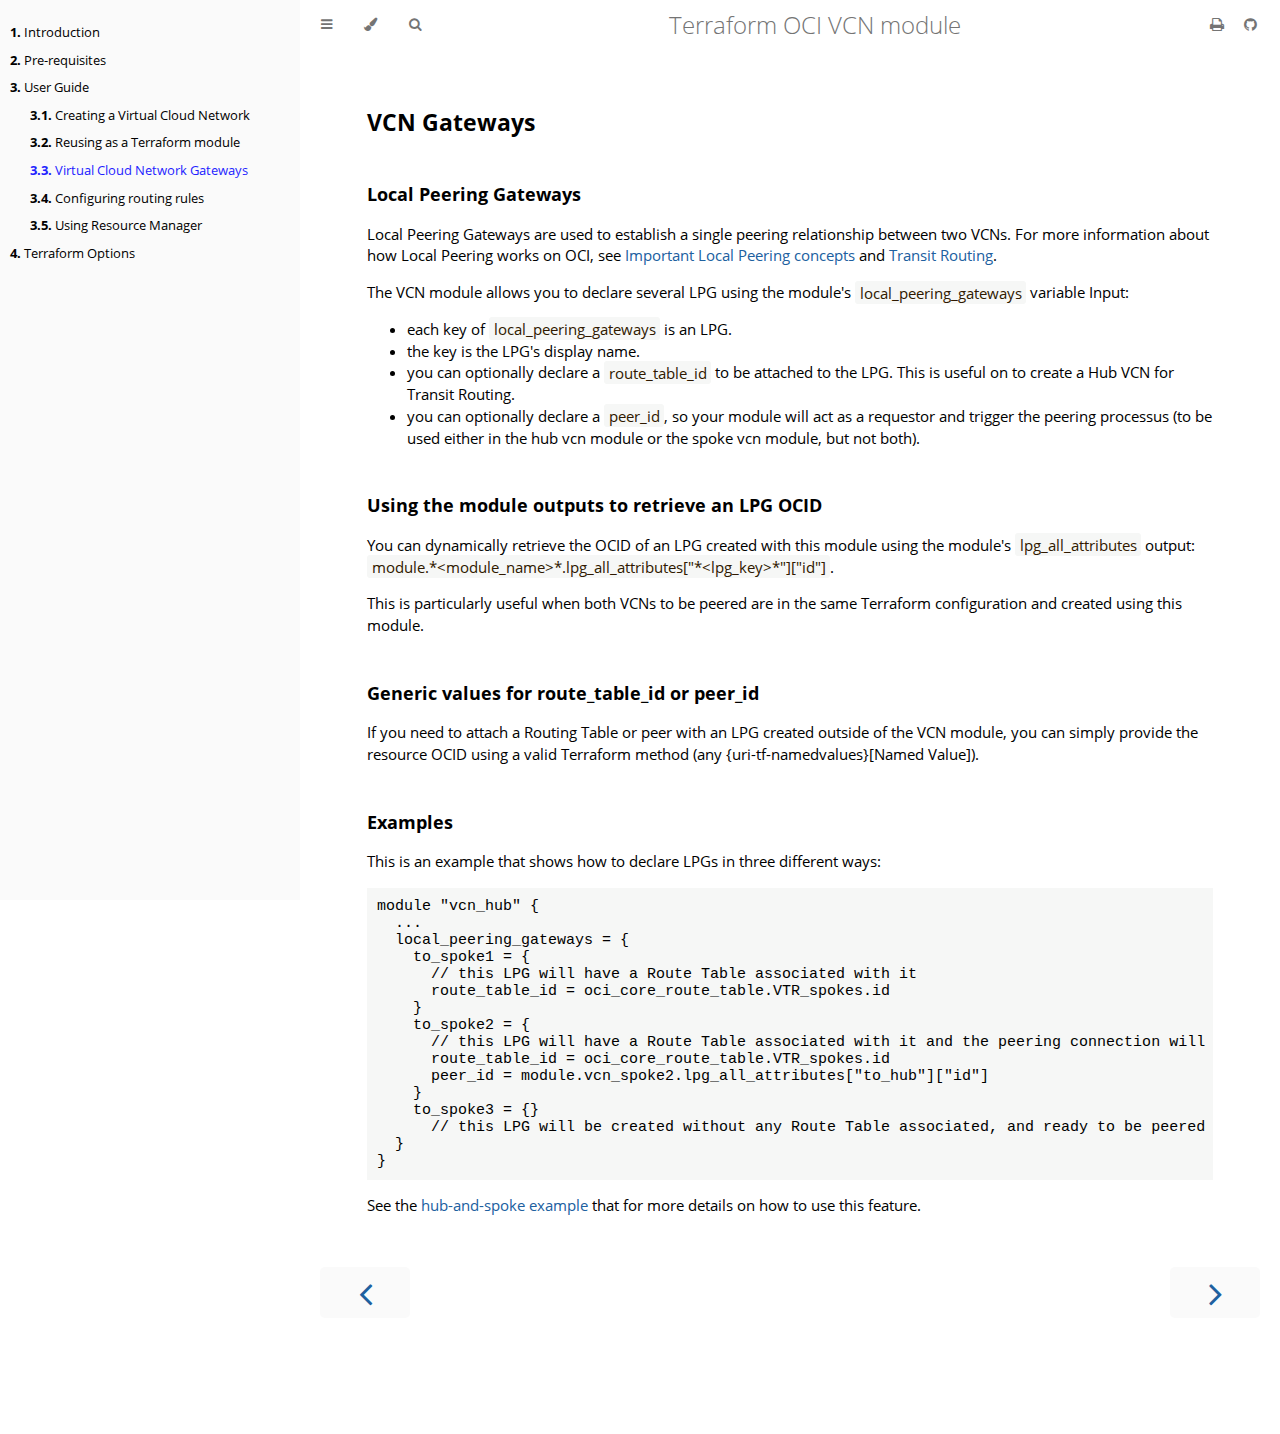
<file: ug/gateways.html>
<!DOCTYPE HTML>
<html lang="en" class="sidebar-visible no-js light">
    <head>
        <!-- Book generated using mdBook -->
        <meta charset="UTF-8">
        <title>Virtual Cloud Network Gateways - Terraform OCI VCN module</title>
        <!-- Custom HTML head -->
        <meta content="text/html; charset=utf-8" http-equiv="Content-Type">
        <meta name="description" content="">
        <meta name="viewport" content="width=device-width, initial-scale=1">
        <meta name="theme-color" content="#ffffff" />

        <link rel="icon" href="../favicon.svg">
        <link rel="shortcut icon" href="../favicon.png">
        <link rel="stylesheet" href="../css/variables.css">
        <link rel="stylesheet" href="../css/general.css">
        <link rel="stylesheet" href="../css/chrome.css">
        <link rel="stylesheet" href="../css/print.css" media="print">
        <!-- Fonts -->
        <link rel="stylesheet" href="../FontAwesome/css/font-awesome.css">
        <link rel="stylesheet" href="../fonts/fonts.css">
        <!-- Highlight.js Stylesheets -->
        <link rel="stylesheet" href="../highlight.css">
        <link rel="stylesheet" href="../tomorrow-night.css">
        <link rel="stylesheet" href="../ayu-highlight.css">

        <!-- Custom theme stylesheets -->
        <link rel="stylesheet" href=".././src/css/mdbook-admonish.css">
        <link rel="stylesheet" href="../././mdbook-admonish.css">
    </head>
    <body>
        <!-- Provide site root to javascript -->
        <script type="text/javascript">
            var path_to_root = "../";
            var default_theme = window.matchMedia("(prefers-color-scheme: dark)").matches ? "navy" : "light";
        </script>

        <!-- Work around some values being stored in localStorage wrapped in quotes -->
        <script type="text/javascript">
            try {
                var theme = localStorage.getItem('mdbook-theme');
                var sidebar = localStorage.getItem('mdbook-sidebar');

                if (theme.startsWith('"') && theme.endsWith('"')) {
                    localStorage.setItem('mdbook-theme', theme.slice(1, theme.length - 1));
                }

                if (sidebar.startsWith('"') && sidebar.endsWith('"')) {
                    localStorage.setItem('mdbook-sidebar', sidebar.slice(1, sidebar.length - 1));
                }
            } catch (e) { }
        </script>

        <!-- Set the theme before any content is loaded, prevents flash -->
        <script type="text/javascript">
            var theme;
            try { theme = localStorage.getItem('mdbook-theme'); } catch(e) { }
            if (theme === null || theme === undefined) { theme = default_theme; }
            var html = document.querySelector('html');
            html.classList.remove('no-js')
            html.classList.remove('light')
            html.classList.add(theme);
            html.classList.add('js');
        </script>

        <!-- Hide / unhide sidebar before it is displayed -->
        <script type="text/javascript">
            var html = document.querySelector('html');
            var sidebar = 'hidden';
            if (document.body.clientWidth >= 1080) {
                try { sidebar = localStorage.getItem('mdbook-sidebar'); } catch(e) { }
                sidebar = sidebar || 'visible';
            }
            html.classList.remove('sidebar-visible');
            html.classList.add("sidebar-" + sidebar);
        </script>

        <nav id="sidebar" class="sidebar" aria-label="Table of contents">
            <div class="sidebar-scrollbox">
                <ol class="chapter"><li class="chapter-item expanded "><a href="../introduction.html"><strong aria-hidden="true">1.</strong> Introduction</a></li><li class="chapter-item expanded "><a href="../prerequisites.html"><strong aria-hidden="true">2.</strong> Pre-requisites</a></li><li class="chapter-item expanded "><a href="../ug/userguide.html"><strong aria-hidden="true">3.</strong> User Guide</a></li><li><ol class="section"><li class="chapter-item expanded "><a href="../ug/createvcn.html"><strong aria-hidden="true">3.1.</strong> Creating a Virtual Cloud Network</a></li><li class="chapter-item expanded "><a href="../ug/reusemodule.html"><strong aria-hidden="true">3.2.</strong> Reusing as a Terraform module</a></li><li class="chapter-item expanded "><a href="../ug/gateways.html" class="active"><strong aria-hidden="true">3.3.</strong> Virtual Cloud Network Gateways</a></li><li class="chapter-item expanded "><a href="../ug/routerules.html"><strong aria-hidden="true">3.4.</strong> Configuring routing rules</a></li><li class="chapter-item expanded "><a href="../ug/resourcemanager.html"><strong aria-hidden="true">3.5.</strong> Using Resource Manager</a></li></ol></li><li class="chapter-item expanded "><a href="../terraformoptions.html"><strong aria-hidden="true">4.</strong> Terraform Options</a></li></ol>
            </div>
            <div id="sidebar-resize-handle" class="sidebar-resize-handle"></div>
        </nav>

        <div id="page-wrapper" class="page-wrapper">

            <div class="page">
                <div id="menu-bar-hover-placeholder"></div>
                <div id="menu-bar" class="menu-bar sticky bordered">
                    <div class="left-buttons">
                        <button id="sidebar-toggle" class="icon-button" type="button" title="Toggle Table of Contents" aria-label="Toggle Table of Contents" aria-controls="sidebar">
                            <i class="fa fa-bars"></i>
                        </button>
                        <button id="theme-toggle" class="icon-button" type="button" title="Change theme" aria-label="Change theme" aria-haspopup="true" aria-expanded="false" aria-controls="theme-list">
                            <i class="fa fa-paint-brush"></i>
                        </button>
                        <ul id="theme-list" class="theme-popup" aria-label="Themes" role="menu">
                            <li role="none"><button role="menuitem" class="theme" id="light">Light (default)</button></li>
                            <li role="none"><button role="menuitem" class="theme" id="rust">Rust</button></li>
                            <li role="none"><button role="menuitem" class="theme" id="coal">Coal</button></li>
                            <li role="none"><button role="menuitem" class="theme" id="navy">Navy</button></li>
                            <li role="none"><button role="menuitem" class="theme" id="ayu">Ayu</button></li>
                        </ul>
                        <button id="search-toggle" class="icon-button" type="button" title="Search. (Shortkey: s)" aria-label="Toggle Searchbar" aria-expanded="false" aria-keyshortcuts="S" aria-controls="searchbar">
                            <i class="fa fa-search"></i>
                        </button>
                    </div>

                    <h1 class="menu-title">Terraform OCI VCN module</h1>

                    <div class="right-buttons">
                        <a href="../print.html" title="Print this book" aria-label="Print this book">
                            <i id="print-button" class="fa fa-print"></i>
                        </a>
                        <a href="https://github.com/oracle-terraform-modules/terraform-oci-vcn" title="Git repository" aria-label="Git repository">
                            <i id="git-repository-button" class="fa fa-github"></i>
                        </a>
                    </div>
                </div>

                <div id="search-wrapper" class="hidden">
                    <form id="searchbar-outer" class="searchbar-outer">
                        <input type="search" id="searchbar" name="searchbar" placeholder="Search this book ..." aria-controls="searchresults-outer" aria-describedby="searchresults-header">
                    </form>
                    <div id="searchresults-outer" class="searchresults-outer hidden">
                        <div id="searchresults-header" class="searchresults-header"></div>
                        <ul id="searchresults">
                        </ul>
                    </div>
                </div>
                <!-- Apply ARIA attributes after the sidebar and the sidebar toggle button are added to the DOM -->
                <script type="text/javascript">
                    document.getElementById('sidebar-toggle').setAttribute('aria-expanded', sidebar === 'visible');
                    document.getElementById('sidebar').setAttribute('aria-hidden', sidebar !== 'visible');
                    Array.from(document.querySelectorAll('#sidebar a')).forEach(function(link) {
                        link.setAttribute('tabIndex', sidebar === 'visible' ? 0 : -1);
                    });
                </script>

                <div id="content" class="content">
                    <main>
                        <h2 id="vcn-gateways"><a class="header" href="#vcn-gateways">VCN Gateways</a></h2>
<h3 id="local-peering-gateways"><a class="header" href="#local-peering-gateways">Local Peering Gateways</a></h3>
<p>Local Peering Gateways are used to establish a single peering relationship between two VCNs. For more information about how Local Peering works on OCI, see <a href="https://docs.oracle.com/en-us/iaas/Content/Network/Tasks/localVCNpeering.htm#Importan">Important Local Peering concepts</a> and <a href="https://docs.oracle.com/en-us/iaas/Content/Network/Tasks/transitrouting.htm">Transit Routing</a>.</p>
<p>The VCN module allows you to declare several LPG using the module's <code>local_peering_gateways</code> variable Input:</p>
<ul>
<li>each key of <code>local_peering_gateways</code> is an LPG.</li>
<li>the key is the LPG's display name.</li>
<li>you can optionally declare a <code>route_table_id</code> to be attached to the LPG. This is useful on to create a Hub VCN for Transit Routing.</li>
<li>you can optionally declare a <code>peer_id</code>, so your module will act as a requestor and trigger the peering processus (to be used either in the hub vcn module or the spoke vcn module, but not both).</li>
</ul>
<h3 id="using-the-module-outputs-to-retrieve-an-lpg-ocid"><a class="header" href="#using-the-module-outputs-to-retrieve-an-lpg-ocid">Using the module outputs to retrieve an LPG OCID</a></h3>
<p>You can dynamically retrieve the OCID of an LPG created with this module using the module's <code>lpg_all_attributes</code> output: <code>module.*&lt;module_name&gt;*.lpg_all_attributes[&quot;*&lt;lpg_key&gt;*&quot;][&quot;id&quot;]</code>.</p>
<p>This is particularly useful when both VCNs to be peered are in the same Terraform configuration and created using this module.</p>
<h3 id="generic-values-for-route_table_id-or-peer_id"><a class="header" href="#generic-values-for-route_table_id-or-peer_id">Generic values for <code>route_table_id</code> or <code>peer_id</code></a></h3>
<p>If you need to attach a Routing Table or peer with an LPG created outside of the VCN module, you can simply provide the resource OCID using a valid Terraform method (any {uri-tf-namedvalues}[Named Value]).</p>
<h3 id="examples"><a class="header" href="#examples">Examples</a></h3>
<p>This is an example that shows how to declare LPGs in three different ways:</p>
<pre><code class="language-hcl">module &quot;vcn_hub&quot; {
  ...
  local_peering_gateways = {
    to_spoke1 = {
      // this LPG will have a Route Table associated with it
      route_table_id = oci_core_route_table.VTR_spokes.id
    }
    to_spoke2 = {
      // this LPG will have a Route Table associated with it and the peering connection will be established (requestor mode)
      route_table_id = oci_core_route_table.VTR_spokes.id
      peer_id = module.vcn_spoke2.lpg_all_attributes[&quot;to_hub&quot;][&quot;id&quot;]
    }
    to_spoke3 = {}
      // this LPG will be created without any Route Table associated, and ready to be peered (acceptor mode)
  }
}
</code></pre>
<p>See the <a href="https://github.com/oracle-terraform-modules/terraform-oci-vcn/tree/main/examples/hub-spoke">hub-and-spoke example</a> that for more details on how to use this feature.</p>

                    </main>

                    <nav class="nav-wrapper" aria-label="Page navigation">
                        <!-- Mobile navigation buttons -->
                            <a rel="prev" href="../ug/reusemodule.html" class="mobile-nav-chapters previous" title="Previous chapter" aria-label="Previous chapter" aria-keyshortcuts="Left">
                                <i class="fa fa-angle-left"></i>
                            </a>
                            <a rel="next" href="../ug/routerules.html" class="mobile-nav-chapters next" title="Next chapter" aria-label="Next chapter" aria-keyshortcuts="Right">
                                <i class="fa fa-angle-right"></i>
                            </a>
                        <div style="clear: both"></div>
                    </nav>
                </div>
            </div>

            <nav class="nav-wide-wrapper" aria-label="Page navigation">
                    <a rel="prev" href="../ug/reusemodule.html" class="nav-chapters previous" title="Previous chapter" aria-label="Previous chapter" aria-keyshortcuts="Left">
                        <i class="fa fa-angle-left"></i>
                    </a>
                    <a rel="next" href="../ug/routerules.html" class="nav-chapters next" title="Next chapter" aria-label="Next chapter" aria-keyshortcuts="Right">
                        <i class="fa fa-angle-right"></i>
                    </a>
            </nav>

        </div>

        <script type="text/javascript">
            window.playground_copyable = true;
        </script>
        <script src="../elasticlunr.min.js" type="text/javascript" charset="utf-8"></script>
        <script src="../mark.min.js" type="text/javascript" charset="utf-8"></script>
        <script src="../searcher.js" type="text/javascript" charset="utf-8"></script>
        <script src="../clipboard.min.js" type="text/javascript" charset="utf-8"></script>
        <script src="../highlight.js" type="text/javascript" charset="utf-8"></script>
        <script src="../book.js" type="text/javascript" charset="utf-8"></script>

        <!-- Custom JS scripts -->
    </body>
</html>
</file>
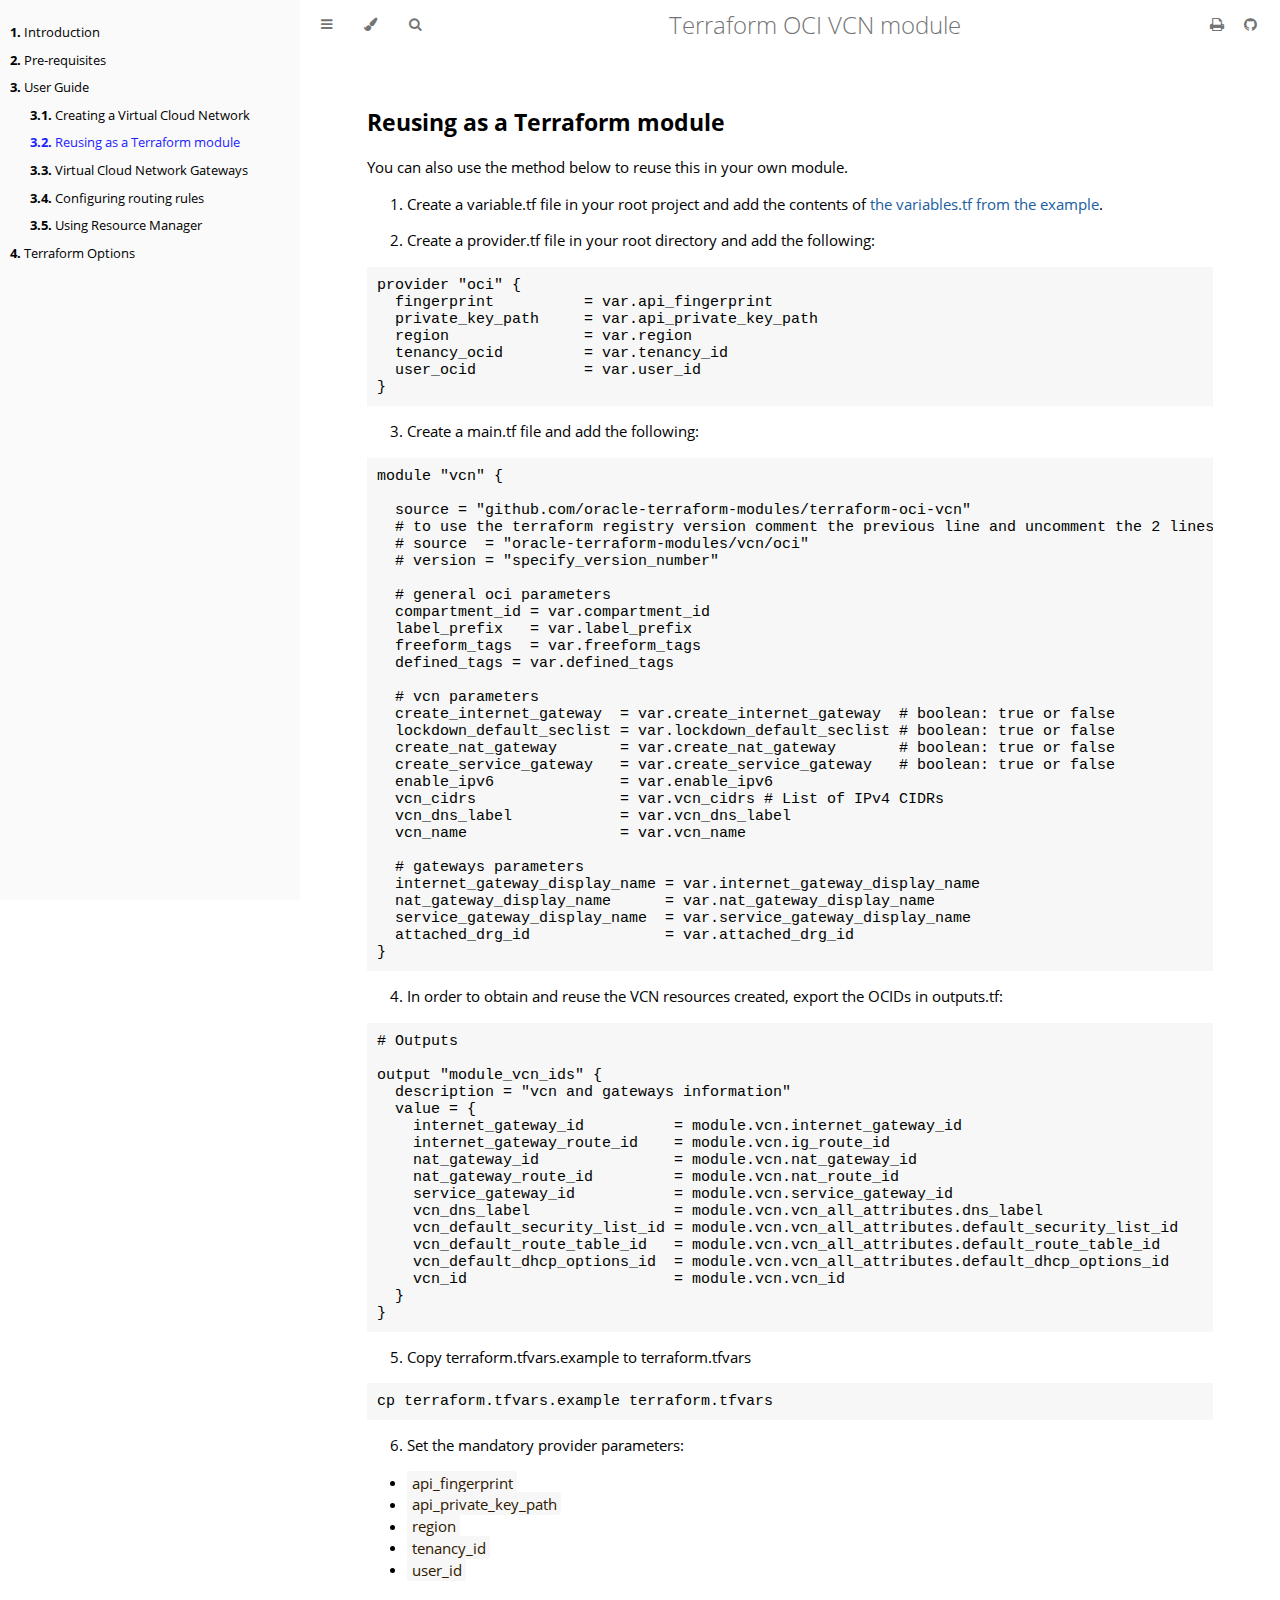
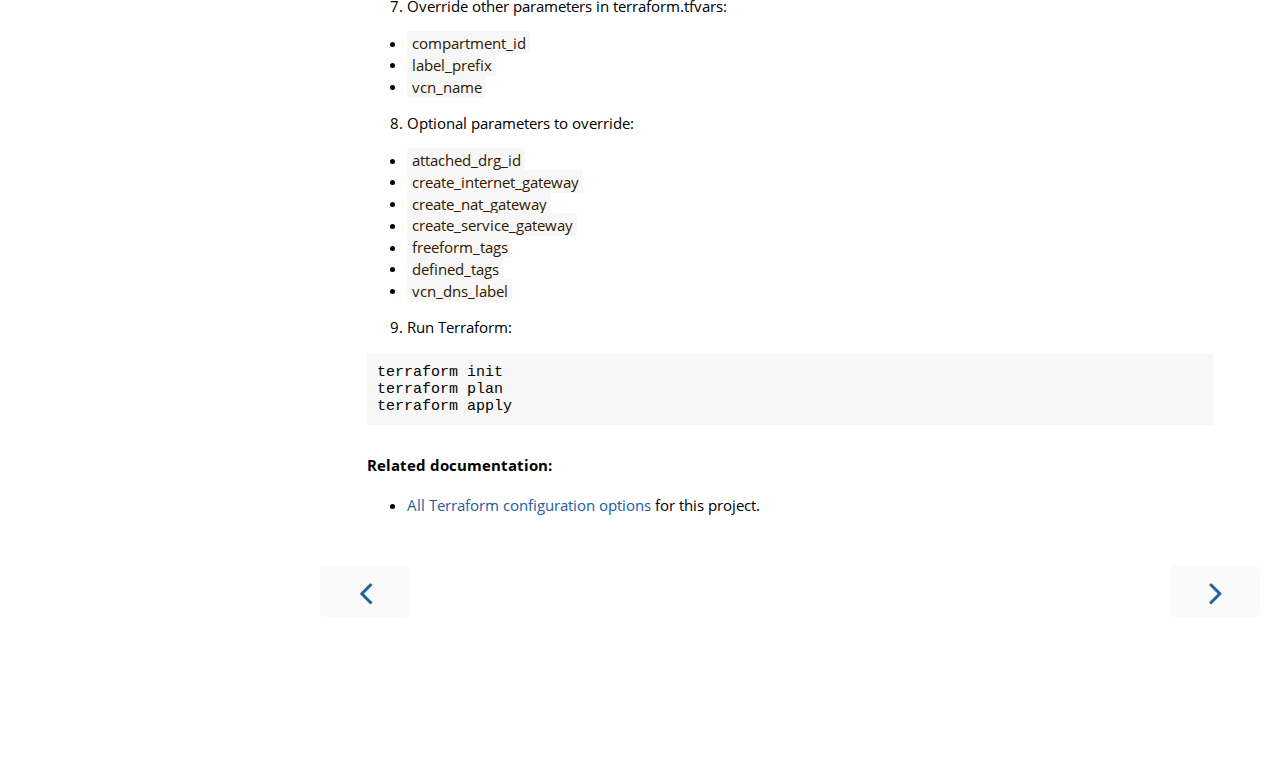
<file: ug/reusemodule.html>
<!DOCTYPE HTML>
<html lang="en" class="sidebar-visible no-js light">
    <head>
        <!-- Book generated using mdBook -->
        <meta charset="UTF-8">
        <title>Reusing as a Terraform module - Terraform OCI VCN module</title>
        <!-- Custom HTML head -->
        <meta content="text/html; charset=utf-8" http-equiv="Content-Type">
        <meta name="description" content="">
        <meta name="viewport" content="width=device-width, initial-scale=1">
        <meta name="theme-color" content="#ffffff" />

        <link rel="icon" href="../favicon.svg">
        <link rel="shortcut icon" href="../favicon.png">
        <link rel="stylesheet" href="../css/variables.css">
        <link rel="stylesheet" href="../css/general.css">
        <link rel="stylesheet" href="../css/chrome.css">
        <link rel="stylesheet" href="../css/print.css" media="print">
        <!-- Fonts -->
        <link rel="stylesheet" href="../FontAwesome/css/font-awesome.css">
        <link rel="stylesheet" href="../fonts/fonts.css">
        <!-- Highlight.js Stylesheets -->
        <link rel="stylesheet" href="../highlight.css">
        <link rel="stylesheet" href="../tomorrow-night.css">
        <link rel="stylesheet" href="../ayu-highlight.css">

        <!-- Custom theme stylesheets -->
        <link rel="stylesheet" href=".././src/css/mdbook-admonish.css">
        <link rel="stylesheet" href="../././mdbook-admonish.css">
    </head>
    <body>
        <!-- Provide site root to javascript -->
        <script type="text/javascript">
            var path_to_root = "../";
            var default_theme = window.matchMedia("(prefers-color-scheme: dark)").matches ? "navy" : "light";
        </script>

        <!-- Work around some values being stored in localStorage wrapped in quotes -->
        <script type="text/javascript">
            try {
                var theme = localStorage.getItem('mdbook-theme');
                var sidebar = localStorage.getItem('mdbook-sidebar');

                if (theme.startsWith('"') && theme.endsWith('"')) {
                    localStorage.setItem('mdbook-theme', theme.slice(1, theme.length - 1));
                }

                if (sidebar.startsWith('"') && sidebar.endsWith('"')) {
                    localStorage.setItem('mdbook-sidebar', sidebar.slice(1, sidebar.length - 1));
                }
            } catch (e) { }
        </script>

        <!-- Set the theme before any content is loaded, prevents flash -->
        <script type="text/javascript">
            var theme;
            try { theme = localStorage.getItem('mdbook-theme'); } catch(e) { }
            if (theme === null || theme === undefined) { theme = default_theme; }
            var html = document.querySelector('html');
            html.classList.remove('no-js')
            html.classList.remove('light')
            html.classList.add(theme);
            html.classList.add('js');
        </script>

        <!-- Hide / unhide sidebar before it is displayed -->
        <script type="text/javascript">
            var html = document.querySelector('html');
            var sidebar = 'hidden';
            if (document.body.clientWidth >= 1080) {
                try { sidebar = localStorage.getItem('mdbook-sidebar'); } catch(e) { }
                sidebar = sidebar || 'visible';
            }
            html.classList.remove('sidebar-visible');
            html.classList.add("sidebar-" + sidebar);
        </script>

        <nav id="sidebar" class="sidebar" aria-label="Table of contents">
            <div class="sidebar-scrollbox">
                <ol class="chapter"><li class="chapter-item expanded "><a href="../introduction.html"><strong aria-hidden="true">1.</strong> Introduction</a></li><li class="chapter-item expanded "><a href="../prerequisites.html"><strong aria-hidden="true">2.</strong> Pre-requisites</a></li><li class="chapter-item expanded "><a href="../ug/userguide.html"><strong aria-hidden="true">3.</strong> User Guide</a></li><li><ol class="section"><li class="chapter-item expanded "><a href="../ug/createvcn.html"><strong aria-hidden="true">3.1.</strong> Creating a Virtual Cloud Network</a></li><li class="chapter-item expanded "><a href="../ug/reusemodule.html" class="active"><strong aria-hidden="true">3.2.</strong> Reusing as a Terraform module</a></li><li class="chapter-item expanded "><a href="../ug/gateways.html"><strong aria-hidden="true">3.3.</strong> Virtual Cloud Network Gateways</a></li><li class="chapter-item expanded "><a href="../ug/routerules.html"><strong aria-hidden="true">3.4.</strong> Configuring routing rules</a></li><li class="chapter-item expanded "><a href="../ug/resourcemanager.html"><strong aria-hidden="true">3.5.</strong> Using Resource Manager</a></li></ol></li><li class="chapter-item expanded "><a href="../terraformoptions.html"><strong aria-hidden="true">4.</strong> Terraform Options</a></li></ol>
            </div>
            <div id="sidebar-resize-handle" class="sidebar-resize-handle"></div>
        </nav>

        <div id="page-wrapper" class="page-wrapper">

            <div class="page">
                <div id="menu-bar-hover-placeholder"></div>
                <div id="menu-bar" class="menu-bar sticky bordered">
                    <div class="left-buttons">
                        <button id="sidebar-toggle" class="icon-button" type="button" title="Toggle Table of Contents" aria-label="Toggle Table of Contents" aria-controls="sidebar">
                            <i class="fa fa-bars"></i>
                        </button>
                        <button id="theme-toggle" class="icon-button" type="button" title="Change theme" aria-label="Change theme" aria-haspopup="true" aria-expanded="false" aria-controls="theme-list">
                            <i class="fa fa-paint-brush"></i>
                        </button>
                        <ul id="theme-list" class="theme-popup" aria-label="Themes" role="menu">
                            <li role="none"><button role="menuitem" class="theme" id="light">Light (default)</button></li>
                            <li role="none"><button role="menuitem" class="theme" id="rust">Rust</button></li>
                            <li role="none"><button role="menuitem" class="theme" id="coal">Coal</button></li>
                            <li role="none"><button role="menuitem" class="theme" id="navy">Navy</button></li>
                            <li role="none"><button role="menuitem" class="theme" id="ayu">Ayu</button></li>
                        </ul>
                        <button id="search-toggle" class="icon-button" type="button" title="Search. (Shortkey: s)" aria-label="Toggle Searchbar" aria-expanded="false" aria-keyshortcuts="S" aria-controls="searchbar">
                            <i class="fa fa-search"></i>
                        </button>
                    </div>

                    <h1 class="menu-title">Terraform OCI VCN module</h1>

                    <div class="right-buttons">
                        <a href="../print.html" title="Print this book" aria-label="Print this book">
                            <i id="print-button" class="fa fa-print"></i>
                        </a>
                        <a href="https://github.com/oracle-terraform-modules/terraform-oci-vcn" title="Git repository" aria-label="Git repository">
                            <i id="git-repository-button" class="fa fa-github"></i>
                        </a>
                    </div>
                </div>

                <div id="search-wrapper" class="hidden">
                    <form id="searchbar-outer" class="searchbar-outer">
                        <input type="search" id="searchbar" name="searchbar" placeholder="Search this book ..." aria-controls="searchresults-outer" aria-describedby="searchresults-header">
                    </form>
                    <div id="searchresults-outer" class="searchresults-outer hidden">
                        <div id="searchresults-header" class="searchresults-header"></div>
                        <ul id="searchresults">
                        </ul>
                    </div>
                </div>
                <!-- Apply ARIA attributes after the sidebar and the sidebar toggle button are added to the DOM -->
                <script type="text/javascript">
                    document.getElementById('sidebar-toggle').setAttribute('aria-expanded', sidebar === 'visible');
                    document.getElementById('sidebar').setAttribute('aria-hidden', sidebar !== 'visible');
                    Array.from(document.querySelectorAll('#sidebar a')).forEach(function(link) {
                        link.setAttribute('tabIndex', sidebar === 'visible' ? 0 : -1);
                    });
                </script>

                <div id="content" class="content">
                    <main>
                        <h2 id="reusing-as-a-terraform-module"><a class="header" href="#reusing-as-a-terraform-module">Reusing as a Terraform module</a></h2>
<p>You can also use the method below to reuse this in your own module.</p>
<ol>
<li>
<p>Create a variable.tf file in your root project and add the contents of <a href="https://github.com/oracle-terraform-modules/terraform-oci-vcn/blob/main/examples/module_composition/variables.tf">the variables.tf from the example</a>.</p>
</li>
<li>
<p>Create a provider.tf file in your root directory and add the following:</p>
</li>
</ol>
<pre><code>provider &quot;oci&quot; {
  fingerprint          = var.api_fingerprint
  private_key_path     = var.api_private_key_path
  region               = var.region
  tenancy_ocid         = var.tenancy_id
  user_ocid            = var.user_id
}
</code></pre>
<ol start="3">
<li>Create a main.tf file and add the following:</li>
</ol>
<pre><code>module &quot;vcn&quot; {
  
  source = &quot;github.com/oracle-terraform-modules/terraform-oci-vcn&quot;
  # to use the terraform registry version comment the previous line and uncomment the 2 lines below
  # source  = &quot;oracle-terraform-modules/vcn/oci&quot;
  # version = &quot;specify_version_number&quot;

  # general oci parameters
  compartment_id = var.compartment_id
  label_prefix   = var.label_prefix
  freeform_tags  = var.freeform_tags
  defined_tags = var.defined_tags

  # vcn parameters
  create_internet_gateway  = var.create_internet_gateway  # boolean: true or false
  lockdown_default_seclist = var.lockdown_default_seclist # boolean: true or false
  create_nat_gateway       = var.create_nat_gateway       # boolean: true or false
  create_service_gateway   = var.create_service_gateway   # boolean: true or false
  enable_ipv6              = var.enable_ipv6
  vcn_cidrs                = var.vcn_cidrs # List of IPv4 CIDRs
  vcn_dns_label            = var.vcn_dns_label
  vcn_name                 = var.vcn_name

  # gateways parameters
  internet_gateway_display_name = var.internet_gateway_display_name
  nat_gateway_display_name      = var.nat_gateway_display_name
  service_gateway_display_name  = var.service_gateway_display_name
  attached_drg_id               = var.attached_drg_id
}
</code></pre>
<ol start="4">
<li>In order to obtain and reuse the VCN resources created, export the OCIDs in outputs.tf:</li>
</ol>
<pre><code># Outputs

output &quot;module_vcn_ids&quot; {
  description = &quot;vcn and gateways information&quot;
  value = {
    internet_gateway_id          = module.vcn.internet_gateway_id
    internet_gateway_route_id    = module.vcn.ig_route_id
    nat_gateway_id               = module.vcn.nat_gateway_id
    nat_gateway_route_id         = module.vcn.nat_route_id
    service_gateway_id           = module.vcn.service_gateway_id
    vcn_dns_label                = module.vcn.vcn_all_attributes.dns_label
    vcn_default_security_list_id = module.vcn.vcn_all_attributes.default_security_list_id
    vcn_default_route_table_id   = module.vcn.vcn_all_attributes.default_route_table_id
    vcn_default_dhcp_options_id  = module.vcn.vcn_all_attributes.default_dhcp_options_id
    vcn_id                       = module.vcn.vcn_id
  }
}
</code></pre>
<ol start="5">
<li>Copy terraform.tfvars.example to terraform.tfvars</li>
</ol>
<pre><code>cp terraform.tfvars.example terraform.tfvars
</code></pre>
<ol start="6">
<li>Set the mandatory provider parameters:</li>
</ol>
<ul>
<li><code>api_fingerprint</code></li>
<li><code>api_private_key_path</code></li>
<li><code>region</code></li>
<li><code>tenancy_id</code></li>
<li><code>user_id</code></li>
</ul>
<ol start="7">
<li>Override other parameters in terraform.tfvars:</li>
</ol>
<ul>
<li><code>compartment_id</code></li>
<li><code>label_prefix</code></li>
<li><code>vcn_name</code></li>
</ul>
<ol start="8">
<li>Optional parameters to override:</li>
</ol>
<ul>
<li><code>attached_drg_id</code></li>
<li><code>create_internet_gateway</code></li>
<li><code>create_nat_gateway</code></li>
<li><code>create_service_gateway</code></li>
<li><code>freeform_tags</code></li>
<li><code>defined_tags</code></li>
<li><code>vcn_dns_label</code></li>
</ul>
<ol start="9">
<li>Run Terraform:</li>
</ol>
<pre><code>terraform init
terraform plan
terraform apply
</code></pre>
<h4 id="related-documentation"><a class="header" href="#related-documentation">Related documentation:</a></h4>
<ul>
<li><a href="./chapter_8.html">All Terraform configuration options</a> for this project.</li>
</ul>

                    </main>

                    <nav class="nav-wrapper" aria-label="Page navigation">
                        <!-- Mobile navigation buttons -->
                            <a rel="prev" href="../ug/createvcn.html" class="mobile-nav-chapters previous" title="Previous chapter" aria-label="Previous chapter" aria-keyshortcuts="Left">
                                <i class="fa fa-angle-left"></i>
                            </a>
                            <a rel="next" href="../ug/gateways.html" class="mobile-nav-chapters next" title="Next chapter" aria-label="Next chapter" aria-keyshortcuts="Right">
                                <i class="fa fa-angle-right"></i>
                            </a>
                        <div style="clear: both"></div>
                    </nav>
                </div>
            </div>

            <nav class="nav-wide-wrapper" aria-label="Page navigation">
                    <a rel="prev" href="../ug/createvcn.html" class="nav-chapters previous" title="Previous chapter" aria-label="Previous chapter" aria-keyshortcuts="Left">
                        <i class="fa fa-angle-left"></i>
                    </a>
                    <a rel="next" href="../ug/gateways.html" class="nav-chapters next" title="Next chapter" aria-label="Next chapter" aria-keyshortcuts="Right">
                        <i class="fa fa-angle-right"></i>
                    </a>
            </nav>

        </div>

        <script type="text/javascript">
            window.playground_copyable = true;
        </script>
        <script src="../elasticlunr.min.js" type="text/javascript" charset="utf-8"></script>
        <script src="../mark.min.js" type="text/javascript" charset="utf-8"></script>
        <script src="../searcher.js" type="text/javascript" charset="utf-8"></script>
        <script src="../clipboard.min.js" type="text/javascript" charset="utf-8"></script>
        <script src="../highlight.js" type="text/javascript" charset="utf-8"></script>
        <script src="../book.js" type="text/javascript" charset="utf-8"></script>

        <!-- Custom JS scripts -->
    </body>
</html>
</file>
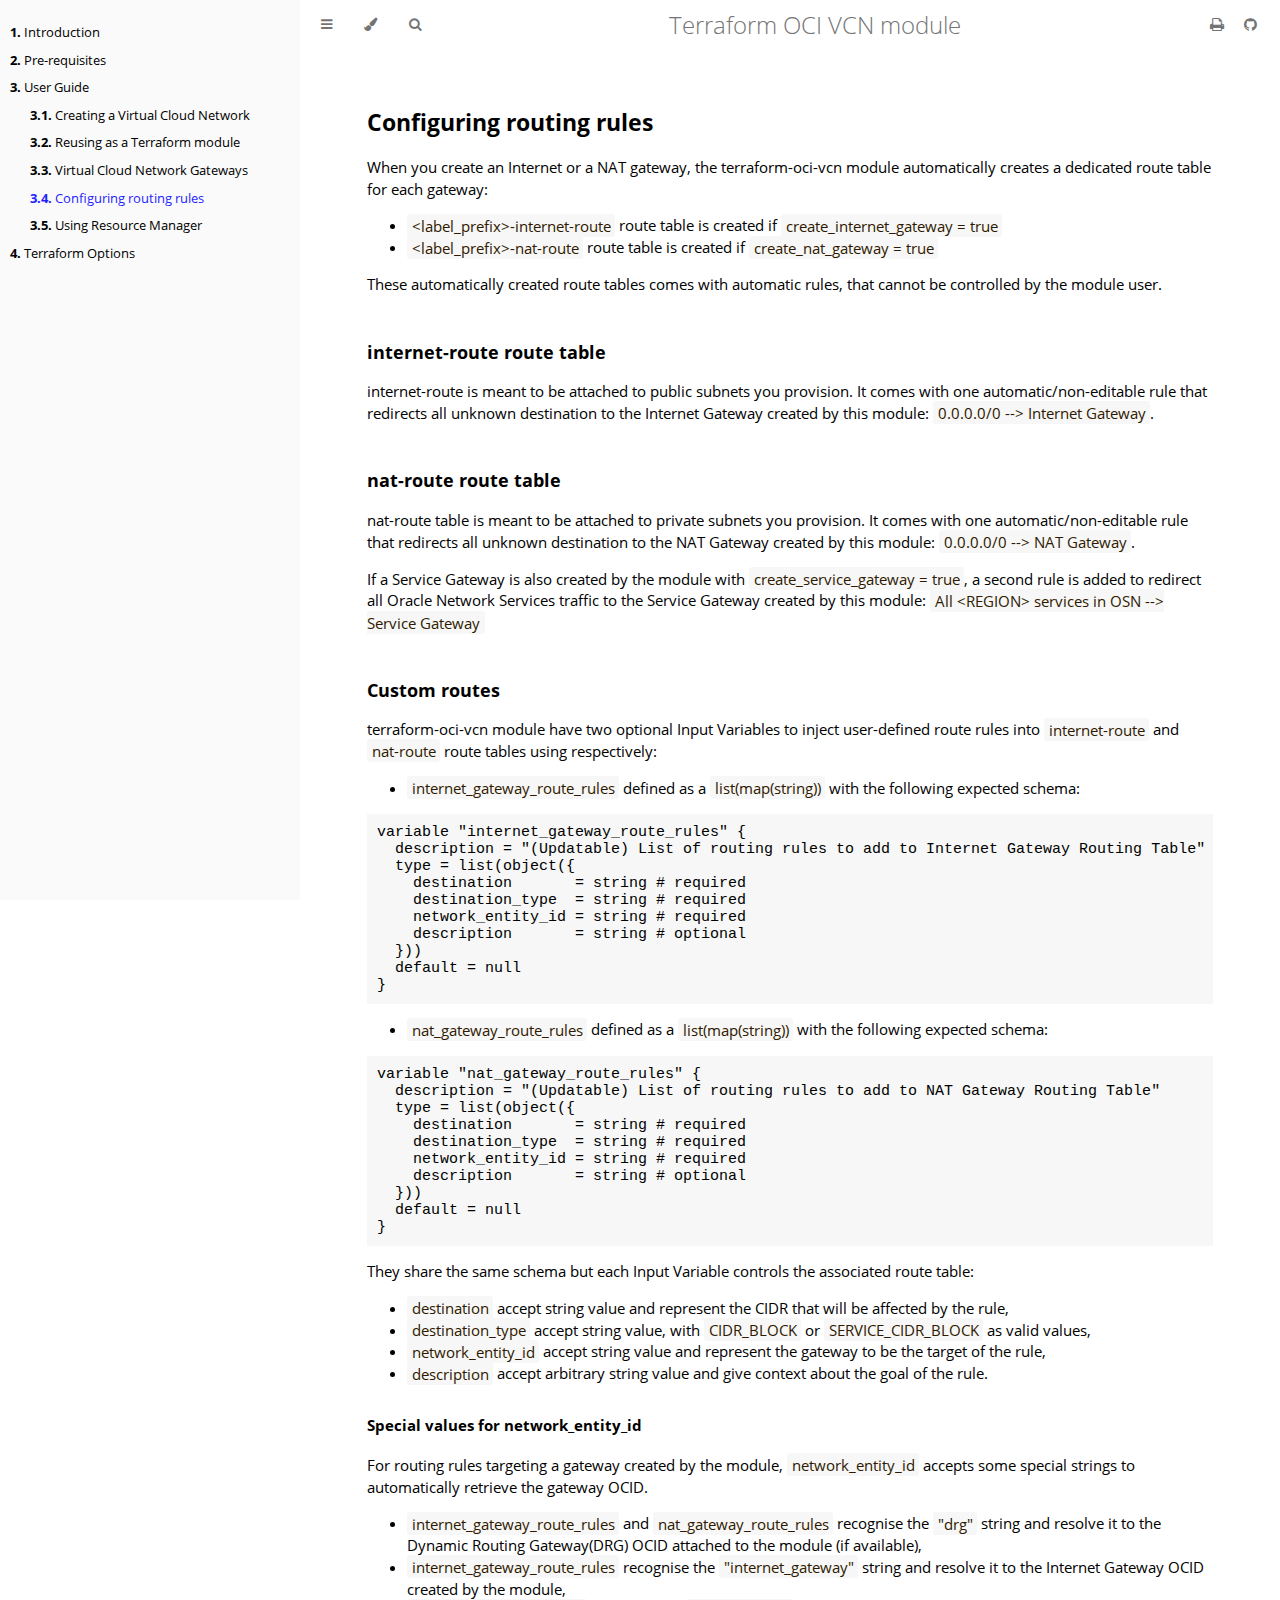
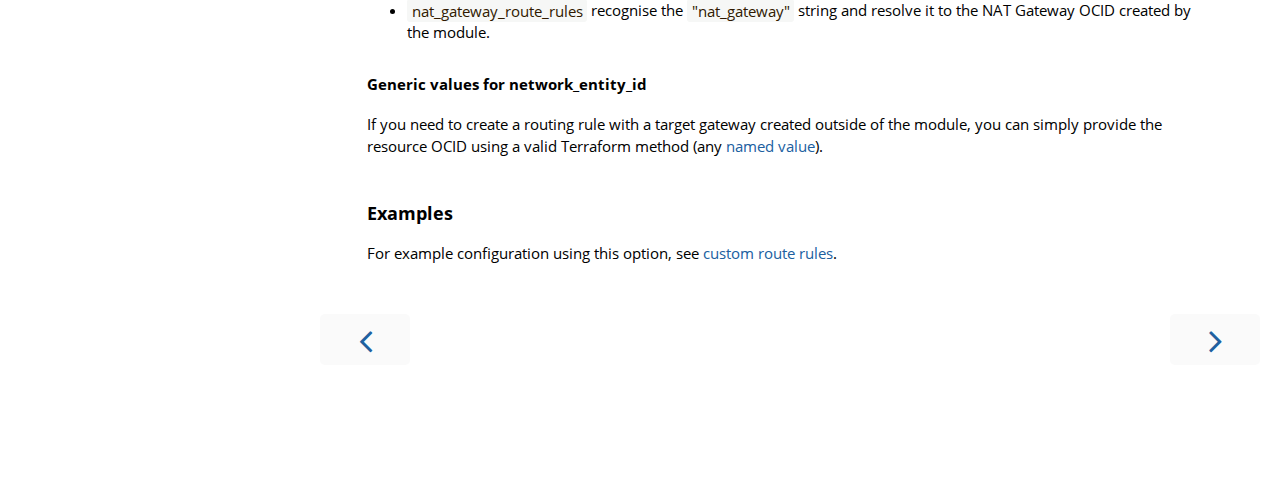
<file: ug/routerules.html>
<!DOCTYPE HTML>
<html lang="en" class="sidebar-visible no-js light">
    <head>
        <!-- Book generated using mdBook -->
        <meta charset="UTF-8">
        <title>Configuring routing rules - Terraform OCI VCN module</title>
        <!-- Custom HTML head -->
        <meta content="text/html; charset=utf-8" http-equiv="Content-Type">
        <meta name="description" content="">
        <meta name="viewport" content="width=device-width, initial-scale=1">
        <meta name="theme-color" content="#ffffff" />

        <link rel="icon" href="../favicon.svg">
        <link rel="shortcut icon" href="../favicon.png">
        <link rel="stylesheet" href="../css/variables.css">
        <link rel="stylesheet" href="../css/general.css">
        <link rel="stylesheet" href="../css/chrome.css">
        <link rel="stylesheet" href="../css/print.css" media="print">
        <!-- Fonts -->
        <link rel="stylesheet" href="../FontAwesome/css/font-awesome.css">
        <link rel="stylesheet" href="../fonts/fonts.css">
        <!-- Highlight.js Stylesheets -->
        <link rel="stylesheet" href="../highlight.css">
        <link rel="stylesheet" href="../tomorrow-night.css">
        <link rel="stylesheet" href="../ayu-highlight.css">

        <!-- Custom theme stylesheets -->
        <link rel="stylesheet" href=".././src/css/mdbook-admonish.css">
        <link rel="stylesheet" href="../././mdbook-admonish.css">
    </head>
    <body>
        <!-- Provide site root to javascript -->
        <script type="text/javascript">
            var path_to_root = "../";
            var default_theme = window.matchMedia("(prefers-color-scheme: dark)").matches ? "navy" : "light";
        </script>

        <!-- Work around some values being stored in localStorage wrapped in quotes -->
        <script type="text/javascript">
            try {
                var theme = localStorage.getItem('mdbook-theme');
                var sidebar = localStorage.getItem('mdbook-sidebar');

                if (theme.startsWith('"') && theme.endsWith('"')) {
                    localStorage.setItem('mdbook-theme', theme.slice(1, theme.length - 1));
                }

                if (sidebar.startsWith('"') && sidebar.endsWith('"')) {
                    localStorage.setItem('mdbook-sidebar', sidebar.slice(1, sidebar.length - 1));
                }
            } catch (e) { }
        </script>

        <!-- Set the theme before any content is loaded, prevents flash -->
        <script type="text/javascript">
            var theme;
            try { theme = localStorage.getItem('mdbook-theme'); } catch(e) { }
            if (theme === null || theme === undefined) { theme = default_theme; }
            var html = document.querySelector('html');
            html.classList.remove('no-js')
            html.classList.remove('light')
            html.classList.add(theme);
            html.classList.add('js');
        </script>

        <!-- Hide / unhide sidebar before it is displayed -->
        <script type="text/javascript">
            var html = document.querySelector('html');
            var sidebar = 'hidden';
            if (document.body.clientWidth >= 1080) {
                try { sidebar = localStorage.getItem('mdbook-sidebar'); } catch(e) { }
                sidebar = sidebar || 'visible';
            }
            html.classList.remove('sidebar-visible');
            html.classList.add("sidebar-" + sidebar);
        </script>

        <nav id="sidebar" class="sidebar" aria-label="Table of contents">
            <div class="sidebar-scrollbox">
                <ol class="chapter"><li class="chapter-item expanded "><a href="../introduction.html"><strong aria-hidden="true">1.</strong> Introduction</a></li><li class="chapter-item expanded "><a href="../prerequisites.html"><strong aria-hidden="true">2.</strong> Pre-requisites</a></li><li class="chapter-item expanded "><a href="../ug/userguide.html"><strong aria-hidden="true">3.</strong> User Guide</a></li><li><ol class="section"><li class="chapter-item expanded "><a href="../ug/createvcn.html"><strong aria-hidden="true">3.1.</strong> Creating a Virtual Cloud Network</a></li><li class="chapter-item expanded "><a href="../ug/reusemodule.html"><strong aria-hidden="true">3.2.</strong> Reusing as a Terraform module</a></li><li class="chapter-item expanded "><a href="../ug/gateways.html"><strong aria-hidden="true">3.3.</strong> Virtual Cloud Network Gateways</a></li><li class="chapter-item expanded "><a href="../ug/routerules.html" class="active"><strong aria-hidden="true">3.4.</strong> Configuring routing rules</a></li><li class="chapter-item expanded "><a href="../ug/resourcemanager.html"><strong aria-hidden="true">3.5.</strong> Using Resource Manager</a></li></ol></li><li class="chapter-item expanded "><a href="../terraformoptions.html"><strong aria-hidden="true">4.</strong> Terraform Options</a></li></ol>
            </div>
            <div id="sidebar-resize-handle" class="sidebar-resize-handle"></div>
        </nav>

        <div id="page-wrapper" class="page-wrapper">

            <div class="page">
                <div id="menu-bar-hover-placeholder"></div>
                <div id="menu-bar" class="menu-bar sticky bordered">
                    <div class="left-buttons">
                        <button id="sidebar-toggle" class="icon-button" type="button" title="Toggle Table of Contents" aria-label="Toggle Table of Contents" aria-controls="sidebar">
                            <i class="fa fa-bars"></i>
                        </button>
                        <button id="theme-toggle" class="icon-button" type="button" title="Change theme" aria-label="Change theme" aria-haspopup="true" aria-expanded="false" aria-controls="theme-list">
                            <i class="fa fa-paint-brush"></i>
                        </button>
                        <ul id="theme-list" class="theme-popup" aria-label="Themes" role="menu">
                            <li role="none"><button role="menuitem" class="theme" id="light">Light (default)</button></li>
                            <li role="none"><button role="menuitem" class="theme" id="rust">Rust</button></li>
                            <li role="none"><button role="menuitem" class="theme" id="coal">Coal</button></li>
                            <li role="none"><button role="menuitem" class="theme" id="navy">Navy</button></li>
                            <li role="none"><button role="menuitem" class="theme" id="ayu">Ayu</button></li>
                        </ul>
                        <button id="search-toggle" class="icon-button" type="button" title="Search. (Shortkey: s)" aria-label="Toggle Searchbar" aria-expanded="false" aria-keyshortcuts="S" aria-controls="searchbar">
                            <i class="fa fa-search"></i>
                        </button>
                    </div>

                    <h1 class="menu-title">Terraform OCI VCN module</h1>

                    <div class="right-buttons">
                        <a href="../print.html" title="Print this book" aria-label="Print this book">
                            <i id="print-button" class="fa fa-print"></i>
                        </a>
                        <a href="https://github.com/oracle-terraform-modules/terraform-oci-vcn" title="Git repository" aria-label="Git repository">
                            <i id="git-repository-button" class="fa fa-github"></i>
                        </a>
                    </div>
                </div>

                <div id="search-wrapper" class="hidden">
                    <form id="searchbar-outer" class="searchbar-outer">
                        <input type="search" id="searchbar" name="searchbar" placeholder="Search this book ..." aria-controls="searchresults-outer" aria-describedby="searchresults-header">
                    </form>
                    <div id="searchresults-outer" class="searchresults-outer hidden">
                        <div id="searchresults-header" class="searchresults-header"></div>
                        <ul id="searchresults">
                        </ul>
                    </div>
                </div>
                <!-- Apply ARIA attributes after the sidebar and the sidebar toggle button are added to the DOM -->
                <script type="text/javascript">
                    document.getElementById('sidebar-toggle').setAttribute('aria-expanded', sidebar === 'visible');
                    document.getElementById('sidebar').setAttribute('aria-hidden', sidebar !== 'visible');
                    Array.from(document.querySelectorAll('#sidebar a')).forEach(function(link) {
                        link.setAttribute('tabIndex', sidebar === 'visible' ? 0 : -1);
                    });
                </script>

                <div id="content" class="content">
                    <main>
                        <h2 id="configuring-routing-rules"><a class="header" href="#configuring-routing-rules">Configuring routing rules</a></h2>
<p>When you create an Internet or a NAT gateway, the terraform-oci-vcn module automatically creates a dedicated route table for each gateway:</p>
<ul>
<li><code>&lt;label_prefix&gt;-internet-route</code> route table is created if <code>create_internet_gateway = true</code></li>
<li><code>&lt;label_prefix&gt;-nat-route</code> route table is created if <code>create_nat_gateway = true</code></li>
</ul>
<p>These automatically created route tables comes with automatic rules, that cannot be controlled by the module user.</p>
<h3 id="internet-route-route-table"><a class="header" href="#internet-route-route-table">internet-route route table</a></h3>
<p>internet-route is meant to be attached to public subnets you provision. It comes with one automatic/non-editable rule that redirects all unknown destination to the Internet Gateway created by this module: <code>0.0.0.0/0 --&gt; Internet Gateway</code>.</p>
<h3 id="nat-route-route-table"><a class="header" href="#nat-route-route-table">nat-route route table</a></h3>
<p>nat-route table is meant to be attached to private subnets you provision. It comes with one automatic/non-editable rule that redirects all unknown destination to the NAT Gateway created by this module: <code>0.0.0.0/0 --&gt; NAT Gateway</code>.</p>
<p>If a Service Gateway is also created by the module with <code>create_service_gateway = true</code>, a second rule is added to redirect all Oracle Network Services traffic to the Service Gateway created by this module: <code>All &lt;REGION&gt; services in OSN --&gt; Service Gateway</code></p>
<h3 id="custom-routes"><a class="header" href="#custom-routes">Custom routes</a></h3>
<p>terraform-oci-vcn module have two optional Input Variables to inject user-defined route rules into <code>internet-route</code> and <code>nat-route</code> route tables using respectively:</p>
<ul>
<li><code>internet_gateway_route_rules</code> defined as a <code>list(map(string))</code> with the following expected schema:</li>
</ul>
<pre><code>variable &quot;internet_gateway_route_rules&quot; {
  description = &quot;(Updatable) List of routing rules to add to Internet Gateway Routing Table&quot;
  type = list(object({
    destination       = string # required
    destination_type  = string # required
    network_entity_id = string # required
    description       = string # optional
  }))
  default = null
}
</code></pre>
<ul>
<li><code>nat_gateway_route_rules</code> defined as a <code>list(map(string))</code> with the following expected schema:</li>
</ul>
<pre><code>variable &quot;nat_gateway_route_rules&quot; {
  description = &quot;(Updatable) List of routing rules to add to NAT Gateway Routing Table&quot;
  type = list(object({
    destination       = string # required
    destination_type  = string # required
    network_entity_id = string # required
    description       = string # optional
  }))
  default = null
}
</code></pre>
<p>They share the same schema but each Input Variable controls the associated route table:</p>
<ul>
<li><code>destination</code> accept string value and represent the CIDR that will be affected by the rule,</li>
<li><code>destination_type</code> accept string value, with <code>CIDR_BLOCK</code> or <code>SERVICE_CIDR_BLOCK</code> as valid values,</li>
<li><code>network_entity_id</code> accept string value and represent the gateway to be the target of the rule,</li>
<li><code>description</code> accept arbitrary string value and give context about the goal of the rule.</li>
</ul>
<h4 id="special-values-for-network_entity_id"><a class="header" href="#special-values-for-network_entity_id">Special values for <code>network_entity_id</code></a></h4>
<p>For routing rules targeting a gateway created by the module, <code>network_entity_id</code> accepts some special strings to automatically retrieve the gateway OCID.</p>
<ul>
<li><code>internet_gateway_route_rules</code> and <code>nat_gateway_route_rules</code> recognise the <code>&quot;drg&quot;</code> string and resolve it to the Dynamic Routing Gateway(DRG) OCID attached to the module (if available),</li>
<li><code>internet_gateway_route_rules</code> recognise the <code>&quot;internet_gateway&quot;</code> string and resolve it to the Internet Gateway OCID created by the module,</li>
<li><code>nat_gateway_route_rules</code> recognise the <code>&quot;nat_gateway&quot;</code> string and resolve it to the NAT Gateway OCID created by the module.</li>
</ul>
<h4 id="generic-values-for-network_entity_id"><a class="header" href="#generic-values-for-network_entity_id">Generic values for <code>network_entity_id</code></a></h4>
<p>If you need to create a routing rule with a target gateway created outside of the module, you can simply provide the resource OCID using a valid Terraform method (any <a href="https://www.terraform.io/docs/language/expressions/references.html">named value</a>).</p>
<h3 id="examples"><a class="header" href="#examples">Examples</a></h3>
<p>For example configuration using this option, see <a href="https://github.com/oracle-terraform-modules/terraform-oci-vcn/tree/main/examples/custom_route_rules">custom route rules</a>.</p>

                    </main>

                    <nav class="nav-wrapper" aria-label="Page navigation">
                        <!-- Mobile navigation buttons -->
                            <a rel="prev" href="../ug/gateways.html" class="mobile-nav-chapters previous" title="Previous chapter" aria-label="Previous chapter" aria-keyshortcuts="Left">
                                <i class="fa fa-angle-left"></i>
                            </a>
                            <a rel="next" href="../ug/resourcemanager.html" class="mobile-nav-chapters next" title="Next chapter" aria-label="Next chapter" aria-keyshortcuts="Right">
                                <i class="fa fa-angle-right"></i>
                            </a>
                        <div style="clear: both"></div>
                    </nav>
                </div>
            </div>

            <nav class="nav-wide-wrapper" aria-label="Page navigation">
                    <a rel="prev" href="../ug/gateways.html" class="nav-chapters previous" title="Previous chapter" aria-label="Previous chapter" aria-keyshortcuts="Left">
                        <i class="fa fa-angle-left"></i>
                    </a>
                    <a rel="next" href="../ug/resourcemanager.html" class="nav-chapters next" title="Next chapter" aria-label="Next chapter" aria-keyshortcuts="Right">
                        <i class="fa fa-angle-right"></i>
                    </a>
            </nav>

        </div>

        <script type="text/javascript">
            window.playground_copyable = true;
        </script>
        <script src="../elasticlunr.min.js" type="text/javascript" charset="utf-8"></script>
        <script src="../mark.min.js" type="text/javascript" charset="utf-8"></script>
        <script src="../searcher.js" type="text/javascript" charset="utf-8"></script>
        <script src="../clipboard.min.js" type="text/javascript" charset="utf-8"></script>
        <script src="../highlight.js" type="text/javascript" charset="utf-8"></script>
        <script src="../book.js" type="text/javascript" charset="utf-8"></script>

        <!-- Custom JS scripts -->
    </body>
</html>
</file>
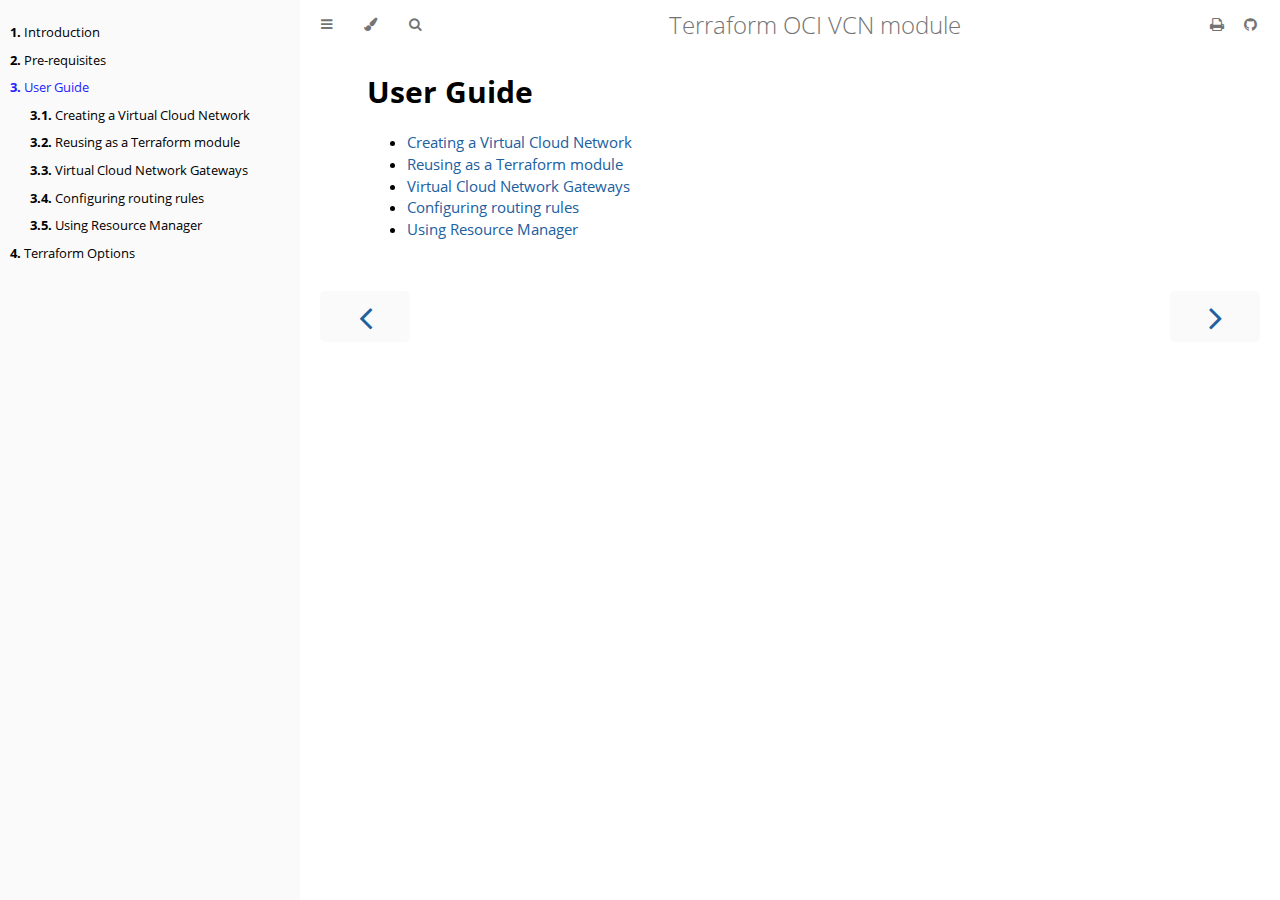
<file: ug/userguide.html>
<!DOCTYPE HTML>
<html lang="en" class="sidebar-visible no-js light">
    <head>
        <!-- Book generated using mdBook -->
        <meta charset="UTF-8">
        <title>User Guide - Terraform OCI VCN module</title>
        <!-- Custom HTML head -->
        <meta content="text/html; charset=utf-8" http-equiv="Content-Type">
        <meta name="description" content="">
        <meta name="viewport" content="width=device-width, initial-scale=1">
        <meta name="theme-color" content="#ffffff" />

        <link rel="icon" href="../favicon.svg">
        <link rel="shortcut icon" href="../favicon.png">
        <link rel="stylesheet" href="../css/variables.css">
        <link rel="stylesheet" href="../css/general.css">
        <link rel="stylesheet" href="../css/chrome.css">
        <link rel="stylesheet" href="../css/print.css" media="print">
        <!-- Fonts -->
        <link rel="stylesheet" href="../FontAwesome/css/font-awesome.css">
        <link rel="stylesheet" href="../fonts/fonts.css">
        <!-- Highlight.js Stylesheets -->
        <link rel="stylesheet" href="../highlight.css">
        <link rel="stylesheet" href="../tomorrow-night.css">
        <link rel="stylesheet" href="../ayu-highlight.css">

        <!-- Custom theme stylesheets -->
        <link rel="stylesheet" href=".././src/css/mdbook-admonish.css">
        <link rel="stylesheet" href="../././mdbook-admonish.css">
    </head>
    <body>
        <!-- Provide site root to javascript -->
        <script type="text/javascript">
            var path_to_root = "../";
            var default_theme = window.matchMedia("(prefers-color-scheme: dark)").matches ? "navy" : "light";
        </script>

        <!-- Work around some values being stored in localStorage wrapped in quotes -->
        <script type="text/javascript">
            try {
                var theme = localStorage.getItem('mdbook-theme');
                var sidebar = localStorage.getItem('mdbook-sidebar');

                if (theme.startsWith('"') && theme.endsWith('"')) {
                    localStorage.setItem('mdbook-theme', theme.slice(1, theme.length - 1));
                }

                if (sidebar.startsWith('"') && sidebar.endsWith('"')) {
                    localStorage.setItem('mdbook-sidebar', sidebar.slice(1, sidebar.length - 1));
                }
            } catch (e) { }
        </script>

        <!-- Set the theme before any content is loaded, prevents flash -->
        <script type="text/javascript">
            var theme;
            try { theme = localStorage.getItem('mdbook-theme'); } catch(e) { }
            if (theme === null || theme === undefined) { theme = default_theme; }
            var html = document.querySelector('html');
            html.classList.remove('no-js')
            html.classList.remove('light')
            html.classList.add(theme);
            html.classList.add('js');
        </script>

        <!-- Hide / unhide sidebar before it is displayed -->
        <script type="text/javascript">
            var html = document.querySelector('html');
            var sidebar = 'hidden';
            if (document.body.clientWidth >= 1080) {
                try { sidebar = localStorage.getItem('mdbook-sidebar'); } catch(e) { }
                sidebar = sidebar || 'visible';
            }
            html.classList.remove('sidebar-visible');
            html.classList.add("sidebar-" + sidebar);
        </script>

        <nav id="sidebar" class="sidebar" aria-label="Table of contents">
            <div class="sidebar-scrollbox">
                <ol class="chapter"><li class="chapter-item expanded "><a href="../introduction.html"><strong aria-hidden="true">1.</strong> Introduction</a></li><li class="chapter-item expanded "><a href="../prerequisites.html"><strong aria-hidden="true">2.</strong> Pre-requisites</a></li><li class="chapter-item expanded "><a href="../ug/userguide.html" class="active"><strong aria-hidden="true">3.</strong> User Guide</a></li><li><ol class="section"><li class="chapter-item expanded "><a href="../ug/createvcn.html"><strong aria-hidden="true">3.1.</strong> Creating a Virtual Cloud Network</a></li><li class="chapter-item expanded "><a href="../ug/reusemodule.html"><strong aria-hidden="true">3.2.</strong> Reusing as a Terraform module</a></li><li class="chapter-item expanded "><a href="../ug/gateways.html"><strong aria-hidden="true">3.3.</strong> Virtual Cloud Network Gateways</a></li><li class="chapter-item expanded "><a href="../ug/routerules.html"><strong aria-hidden="true">3.4.</strong> Configuring routing rules</a></li><li class="chapter-item expanded "><a href="../ug/resourcemanager.html"><strong aria-hidden="true">3.5.</strong> Using Resource Manager</a></li></ol></li><li class="chapter-item expanded "><a href="../terraformoptions.html"><strong aria-hidden="true">4.</strong> Terraform Options</a></li></ol>
            </div>
            <div id="sidebar-resize-handle" class="sidebar-resize-handle"></div>
        </nav>

        <div id="page-wrapper" class="page-wrapper">

            <div class="page">
                <div id="menu-bar-hover-placeholder"></div>
                <div id="menu-bar" class="menu-bar sticky bordered">
                    <div class="left-buttons">
                        <button id="sidebar-toggle" class="icon-button" type="button" title="Toggle Table of Contents" aria-label="Toggle Table of Contents" aria-controls="sidebar">
                            <i class="fa fa-bars"></i>
                        </button>
                        <button id="theme-toggle" class="icon-button" type="button" title="Change theme" aria-label="Change theme" aria-haspopup="true" aria-expanded="false" aria-controls="theme-list">
                            <i class="fa fa-paint-brush"></i>
                        </button>
                        <ul id="theme-list" class="theme-popup" aria-label="Themes" role="menu">
                            <li role="none"><button role="menuitem" class="theme" id="light">Light (default)</button></li>
                            <li role="none"><button role="menuitem" class="theme" id="rust">Rust</button></li>
                            <li role="none"><button role="menuitem" class="theme" id="coal">Coal</button></li>
                            <li role="none"><button role="menuitem" class="theme" id="navy">Navy</button></li>
                            <li role="none"><button role="menuitem" class="theme" id="ayu">Ayu</button></li>
                        </ul>
                        <button id="search-toggle" class="icon-button" type="button" title="Search. (Shortkey: s)" aria-label="Toggle Searchbar" aria-expanded="false" aria-keyshortcuts="S" aria-controls="searchbar">
                            <i class="fa fa-search"></i>
                        </button>
                    </div>

                    <h1 class="menu-title">Terraform OCI VCN module</h1>

                    <div class="right-buttons">
                        <a href="../print.html" title="Print this book" aria-label="Print this book">
                            <i id="print-button" class="fa fa-print"></i>
                        </a>
                        <a href="https://github.com/oracle-terraform-modules/terraform-oci-vcn" title="Git repository" aria-label="Git repository">
                            <i id="git-repository-button" class="fa fa-github"></i>
                        </a>
                    </div>
                </div>

                <div id="search-wrapper" class="hidden">
                    <form id="searchbar-outer" class="searchbar-outer">
                        <input type="search" id="searchbar" name="searchbar" placeholder="Search this book ..." aria-controls="searchresults-outer" aria-describedby="searchresults-header">
                    </form>
                    <div id="searchresults-outer" class="searchresults-outer hidden">
                        <div id="searchresults-header" class="searchresults-header"></div>
                        <ul id="searchresults">
                        </ul>
                    </div>
                </div>
                <!-- Apply ARIA attributes after the sidebar and the sidebar toggle button are added to the DOM -->
                <script type="text/javascript">
                    document.getElementById('sidebar-toggle').setAttribute('aria-expanded', sidebar === 'visible');
                    document.getElementById('sidebar').setAttribute('aria-hidden', sidebar !== 'visible');
                    Array.from(document.querySelectorAll('#sidebar a')).forEach(function(link) {
                        link.setAttribute('tabIndex', sidebar === 'visible' ? 0 : -1);
                    });
                </script>

                <div id="content" class="content">
                    <main>
                        <h1 id="user-guide"><a class="header" href="#user-guide">User Guide</a></h1>
<ul>
<li><a href="./createvcn.html">Creating a Virtual Cloud Network</a></li>
<li><a href="./reusemodule.html">Reusing as a Terraform module</a></li>
<li><a href="././gateways.html">Virtual Cloud Network Gateways</a></li>
<li><a href="./routerules.html">Configuring routing rules</a></li>
<li><a href="./resourcemanager.html">Using Resource Manager</a></li>
</ul>

                    </main>

                    <nav class="nav-wrapper" aria-label="Page navigation">
                        <!-- Mobile navigation buttons -->
                            <a rel="prev" href="../prerequisites.html" class="mobile-nav-chapters previous" title="Previous chapter" aria-label="Previous chapter" aria-keyshortcuts="Left">
                                <i class="fa fa-angle-left"></i>
                            </a>
                            <a rel="next" href="../ug/createvcn.html" class="mobile-nav-chapters next" title="Next chapter" aria-label="Next chapter" aria-keyshortcuts="Right">
                                <i class="fa fa-angle-right"></i>
                            </a>
                        <div style="clear: both"></div>
                    </nav>
                </div>
            </div>

            <nav class="nav-wide-wrapper" aria-label="Page navigation">
                    <a rel="prev" href="../prerequisites.html" class="nav-chapters previous" title="Previous chapter" aria-label="Previous chapter" aria-keyshortcuts="Left">
                        <i class="fa fa-angle-left"></i>
                    </a>
                    <a rel="next" href="../ug/createvcn.html" class="nav-chapters next" title="Next chapter" aria-label="Next chapter" aria-keyshortcuts="Right">
                        <i class="fa fa-angle-right"></i>
                    </a>
            </nav>

        </div>

        <script type="text/javascript">
            window.playground_copyable = true;
        </script>
        <script src="../elasticlunr.min.js" type="text/javascript" charset="utf-8"></script>
        <script src="../mark.min.js" type="text/javascript" charset="utf-8"></script>
        <script src="../searcher.js" type="text/javascript" charset="utf-8"></script>
        <script src="../clipboard.min.js" type="text/javascript" charset="utf-8"></script>
        <script src="../highlight.js" type="text/javascript" charset="utf-8"></script>
        <script src="../book.js" type="text/javascript" charset="utf-8"></script>

        <!-- Custom JS scripts -->
    </body>
</html>
</file>
<file: css/variables.css>
/* Globals */

:root {
    --sidebar-width: 300px;
    --page-padding: 15px;
    --content-max-width: 750px;
    --menu-bar-height: 50px;
}

/* Themes */

.ayu {
    --bg: hsl(210, 25%, 8%);
    --fg: #c5c5c5;

    --sidebar-bg: #14191f;
    --sidebar-fg: #c8c9db;
    --sidebar-non-existant: #5c6773;
    --sidebar-active: #ffb454;
    --sidebar-spacer: #2d334f;

    --scrollbar: var(--sidebar-fg);

    --icons: #737480;
    --icons-hover: #b7b9cc;

    --links: #0096cf;

    --inline-code-color: #ffb454;

    --theme-popup-bg: #14191f;
    --theme-popup-border: #5c6773;
    --theme-hover: #191f26;

    --quote-bg: hsl(226, 15%, 17%);
    --quote-border: hsl(226, 15%, 22%);

    --table-border-color: hsl(210, 25%, 13%);
    --table-header-bg: hsl(210, 25%, 28%);
    --table-alternate-bg: hsl(210, 25%, 11%);

    --searchbar-border-color: #848484;
    --searchbar-bg: #424242;
    --searchbar-fg: #fff;
    --searchbar-shadow-color: #d4c89f;
    --searchresults-header-fg: #666;
    --searchresults-border-color: #888;
    --searchresults-li-bg: #252932;
    --search-mark-bg: #e3b171;
}

.coal {
    --bg: hsl(200, 7%, 8%);
    --fg: #98a3ad;

    --sidebar-bg: #292c2f;
    --sidebar-fg: #a1adb8;
    --sidebar-non-existant: #505254;
    --sidebar-active: #3473ad;
    --sidebar-spacer: #393939;

    --scrollbar: var(--sidebar-fg);

    --icons: #43484d;
    --icons-hover: #b3c0cc;

    --links: #2b79a2;

    --inline-code-color: #c5c8c6;

    --theme-popup-bg: #141617;
    --theme-popup-border: #43484d;
    --theme-hover: #1f2124;

    --quote-bg: hsl(234, 21%, 18%);
    --quote-border: hsl(234, 21%, 23%);

    --table-border-color: hsl(200, 7%, 13%);
    --table-header-bg: hsl(200, 7%, 28%);
    --table-alternate-bg: hsl(200, 7%, 11%);

    --searchbar-border-color: #aaa;
    --searchbar-bg: #b7b7b7;
    --searchbar-fg: #000;
    --searchbar-shadow-color: #aaa;
    --searchresults-header-fg: #666;
    --searchresults-border-color: #98a3ad;
    --searchresults-li-bg: #2b2b2f;
    --search-mark-bg: #355c7d;
}

.light {
    --bg: hsl(0, 0%, 100%);
    --fg: hsl(0, 0%, 0%);

    --sidebar-bg: #fafafa;
    --sidebar-fg: hsl(0, 0%, 0%);
    --sidebar-non-existant: #aaaaaa;
    --sidebar-active: #1f1fff;
    --sidebar-spacer: #f4f4f4;

    --scrollbar: #8F8F8F;

    --icons: #747474;
    --icons-hover: #000000;

    --links: #20609f;

    --inline-code-color: #301900;

    --theme-popup-bg: #fafafa;
    --theme-popup-border: #cccccc;
    --theme-hover: #e6e6e6;

    --quote-bg: hsl(197, 37%, 96%);
    --quote-border: hsl(197, 37%, 91%);

    --table-border-color: hsl(0, 0%, 95%);
    --table-header-bg: hsl(0, 0%, 80%);
    --table-alternate-bg: hsl(0, 0%, 97%);

    --searchbar-border-color: #aaa;
    --searchbar-bg: #fafafa;
    --searchbar-fg: #000;
    --searchbar-shadow-color: #aaa;
    --searchresults-header-fg: #666;
    --searchresults-border-color: #888;
    --searchresults-li-bg: #e4f2fe;
    --search-mark-bg: #a2cff5;
}

.navy {
    --bg: hsl(226, 23%, 11%);
    --fg: #bcbdd0;

    --sidebar-bg: #282d3f;
    --sidebar-fg: #c8c9db;
    --sidebar-non-existant: #505274;
    --sidebar-active: #2b79a2;
    --sidebar-spacer: #2d334f;

    --scrollbar: var(--sidebar-fg);

    --icons: #737480;
    --icons-hover: #b7b9cc;

    --links: #2b79a2;

    --inline-code-color: #c5c8c6;

    --theme-popup-bg: #161923;
    --theme-popup-border: #737480;
    --theme-hover: #282e40;

    --quote-bg: hsl(226, 15%, 17%);
    --quote-border: hsl(226, 15%, 22%);

    --table-border-color: hsl(226, 23%, 16%);
    --table-header-bg: hsl(226, 23%, 31%);
    --table-alternate-bg: hsl(226, 23%, 14%);

    --searchbar-border-color: #aaa;
    --searchbar-bg: #aeaec6;
    --searchbar-fg: #000;
    --searchbar-shadow-color: #aaa;
    --searchresults-header-fg: #5f5f71;
    --searchresults-border-color: #5c5c68;
    --searchresults-li-bg: #242430;
    --search-mark-bg: #a2cff5;
}

.rust {
    --bg: hsl(60, 9%, 87%);
    --fg: #262625;

    --sidebar-bg: #3b2e2a;
    --sidebar-fg: #c8c9db;
    --sidebar-non-existant: #505254;
    --sidebar-active: #e69f67;
    --sidebar-spacer: #45373a;

    --scrollbar: var(--sidebar-fg);

    --icons: #737480;
    --icons-hover: #262625;

    --links: #2b79a2;

    --inline-code-color: #6e6b5e;

    --theme-popup-bg: #e1e1db;
    --theme-popup-border: #b38f6b;
    --theme-hover: #99908a;

    --quote-bg: hsl(60, 5%, 75%);
    --quote-border: hsl(60, 5%, 70%);

    --table-border-color: hsl(60, 9%, 82%);
    --table-header-bg: #b3a497;
    --table-alternate-bg: hsl(60, 9%, 84%);

    --searchbar-border-color: #aaa;
    --searchbar-bg: #fafafa;
    --searchbar-fg: #000;
    --searchbar-shadow-color: #aaa;
    --searchresults-header-fg: #666;
    --searchresults-border-color: #888;
    --searchresults-li-bg: #dec2a2;
    --search-mark-bg: #e69f67;
}

@media (prefers-color-scheme: dark) {
    .light.no-js {
        --bg: hsl(200, 7%, 8%);
        --fg: #98a3ad;

        --sidebar-bg: #292c2f;
        --sidebar-fg: #a1adb8;
        --sidebar-non-existant: #505254;
        --sidebar-active: #3473ad;
        --sidebar-spacer: #393939;

        --scrollbar: var(--sidebar-fg);

        --icons: #43484d;
        --icons-hover: #b3c0cc;

        --links: #2b79a2;

        --inline-code-color: #c5c8c6;

        --theme-popup-bg: #141617;
        --theme-popup-border: #43484d;
        --theme-hover: #1f2124;

        --quote-bg: hsl(234, 21%, 18%);
        --quote-border: hsl(234, 21%, 23%);

        --table-border-color: hsl(200, 7%, 13%);
        --table-header-bg: hsl(200, 7%, 28%);
        --table-alternate-bg: hsl(200, 7%, 11%);

        --searchbar-border-color: #aaa;
        --searchbar-bg: #b7b7b7;
        --searchbar-fg: #000;
        --searchbar-shadow-color: #aaa;
        --searchresults-header-fg: #666;
        --searchresults-border-color: #98a3ad;
        --searchresults-li-bg: #2b2b2f;
        --search-mark-bg: #355c7d;
    }
}
</file>
<file: css/general.css>
/* Base styles and content styles */

@import 'variables.css';

:root {
    /* Browser default font-size is 16px, this way 1 rem = 10px */
    font-size: 62.5%;
}

html {
    font-family: "Open Sans", sans-serif;
    color: var(--fg);
    background-color: var(--bg);
    text-size-adjust: none;
    -webkit-text-size-adjust: none;
}

body {
    margin: 0;
    font-size: 1.5rem;
    overflow-x: hidden;
}

code {
    font-family: var(--mono-font) !important;
    font-size: var(--code-font-size);
}

/* make long words/inline code not x overflow */
main {
    overflow-wrap: break-word;
}

/* make wide tables scroll if they overflow */
.table-wrapper {
    overflow-x: auto;    
}

/* Don't change font size in headers. */
h1 code, h2 code, h3 code, h4 code, h5 code, h6 code {
    font-size: unset;
}

.left { float: left; }
.right { float: right; }
.boring { opacity: 0.6; }
.hide-boring .boring { display: none; }
.hidden { display: none !important; }

h2, h3 { margin-top: 2.5em; }
h4, h5 { margin-top: 2em; }

.header + .header h3,
.header + .header h4,
.header + .header h5 {
    margin-top: 1em;
}

h1:target::before,
h2:target::before,
h3:target::before,
h4:target::before,
h5:target::before,
h6:target::before {
    display: inline-block;
    content: "»";
    margin-left: -30px;
    width: 30px;
}

/* This is broken on Safari as of version 14, but is fixed
   in Safari Technology Preview 117 which I think will be Safari 14.2.
   https://bugs.webkit.org/show_bug.cgi?id=218076
*/
:target {
    scroll-margin-top: calc(var(--menu-bar-height) + 0.5em);
}

.page {
    outline: 0;
    padding: 0 var(--page-padding);
    margin-top: calc(0px - var(--menu-bar-height)); /* Compensate for the #menu-bar-hover-placeholder */
}
.page-wrapper {
    box-sizing: border-box;
}
.js:not(.sidebar-resizing) .page-wrapper {
    transition: margin-left 0.3s ease, transform 0.3s ease; /* Animation: slide away */
}

.content {
    overflow-y: auto;
    padding: 0 5px 50px 5px;
}
.content main {
    margin-left: auto;
    margin-right: auto;
    min-width: 90%;
    max-width: 90%;    
}
.content p { line-height: 1.45em; }
.content ol { line-height: 1.45em; }
.content ul { line-height: 1.45em; }
.content a { text-decoration: none; }
.content a:hover { text-decoration: underline; }
.content img, .content video { max-width: 100%; }
.content .header:link,
.content .header:visited {
    color: var(--fg);
}
.content .header:link,
.content .header:visited:hover {
    text-decoration: none;
}

table {
    margin: 0 auto;
    border-collapse: collapse;
    min-width: 90%;
    max-width: 90%;    
}
table td {
    padding: 20px 20px;
    border: 1px var(--table-border-color) solid;
}
table thead {
    background: var(--table-header-bg);
}
table thead td {
    font-weight: 700;
    border: none;
}
table thead th {
    padding: 3px 20px;
}
table thead tr {
    border: 1px var(--table-header-bg) solid;
}
/* Alternate background colors for rows */
table tbody tr:nth-child(2n) {
    background: var(--table-alternate-bg);
}


blockquote {
    margin: 20px 0;
    padding: 0 20px;
    color: var(--fg);
    background-color: var(--quote-bg);
    border-top: .1em solid var(--quote-border);
    border-bottom: .1em solid var(--quote-border);
}

kbd {
    background-color: var(--table-border-color);
    border-radius: 4px;
    border: solid 1px var(--theme-popup-border);
    box-shadow: inset 0 -1px 0 var(--theme-hover);
    display: inline-block;
    font-size: var(--code-font-size);
    font-family: var(--mono-font);
    line-height: 10px;
    padding: 4px 5px;
    vertical-align: middle;
}

:not(.footnote-definition) + .footnote-definition,
.footnote-definition + :not(.footnote-definition) {
    margin-top: 2em;
}
.footnote-definition {
    font-size: 0.9em;
    margin: 0.5em 0;
}
.footnote-definition p {
    display: inline;
}

.tooltiptext {
    position: absolute;
    visibility: hidden;
    color: #fff;
    background-color: #333;
    transform: translateX(-50%); /* Center by moving tooltip 50% of its width left */
    left: -8px; /* Half of the width of the icon */
    top: -35px;
    font-size: 0.8em;
    text-align: center;
    border-radius: 6px;
    padding: 5px 8px;
    margin: 5px;
    z-index: 1000;
}
.tooltipped .tooltiptext {
    visibility: visible;
}

.chapter li.part-title {
    color: var(--sidebar-fg);
    margin: 5px 0px;
    font-weight: bold;
}

.result-no-output {
    font-style: italic;
}
</file>
<file: css/chrome.css>
/* CSS for UI elements (a.k.a. chrome) */

@import 'variables.css';

::-webkit-scrollbar {
    background: var(--bg);
}
::-webkit-scrollbar-thumb {
    background: var(--scrollbar);
}
html {
    scrollbar-color: var(--scrollbar) var(--bg);
}
#searchresults a,
.content a:link,
a:visited,
a > .hljs {
    color: var(--links);
}

/* Menu Bar */

#menu-bar,
#menu-bar-hover-placeholder {
    z-index: 101;
    margin: auto calc(0px - var(--page-padding));
}
#menu-bar {
    position: relative;
    display: flex;
    flex-wrap: wrap;
    background-color: var(--bg);
    border-bottom-color: var(--bg);
    border-bottom-width: 1px;
    border-bottom-style: solid;
}
#menu-bar.sticky,
.js #menu-bar-hover-placeholder:hover + #menu-bar,
.js #menu-bar:hover,
.js.sidebar-visible #menu-bar {
    position: -webkit-sticky;
    position: sticky;
    top: 0 !important;
}
#menu-bar-hover-placeholder {
    position: sticky;
    position: -webkit-sticky;
    top: 0;
    height: var(--menu-bar-height);
}
#menu-bar.bordered {
    border-bottom-color: var(--table-border-color);
}
#menu-bar i, #menu-bar .icon-button {
    position: relative;
    padding: 0 8px;
    z-index: 10;
    line-height: var(--menu-bar-height);
    cursor: pointer;
    transition: color 0.5s;
}
@media only screen and (max-width: 420px) {
    #menu-bar i, #menu-bar .icon-button {
        padding: 0 5px;
    }
}

.icon-button {
    border: none;
    background: none;
    padding: 0;
    color: inherit;
}
.icon-button i {
    margin: 0;
}

.right-buttons {
    margin: 0 15px;
}
.right-buttons a {
    text-decoration: none;
}

.left-buttons {
    display: flex;
    margin: 0 5px;
}
.no-js .left-buttons {
    display: none;
}

.menu-title {
    display: inline-block;
    font-weight: 200;
    font-size: 2.4rem;
    line-height: var(--menu-bar-height);
    text-align: center;
    margin: 0;
    flex: 1;
    white-space: nowrap;
    overflow: hidden;
    text-overflow: ellipsis;
}
.js .menu-title {
    cursor: pointer;
}

.menu-bar,
.menu-bar:visited,
.nav-chapters,
.nav-chapters:visited,
.mobile-nav-chapters,
.mobile-nav-chapters:visited,
.menu-bar .icon-button,
.menu-bar a i {
    color: var(--icons);
}

.menu-bar i:hover,
.menu-bar .icon-button:hover,
.nav-chapters:hover,
.mobile-nav-chapters i:hover {
    color: var(--icons-hover);
}

/* Nav Icons */

.nav-chapters {
    font-size: 2.5em;
    text-align: center;
    text-decoration: none;

    position: fixed;
    top: 0;
    bottom: 0;
    margin: 0;
    max-width: 150px;
    min-width: 90px;

    display: flex;
    justify-content: center;
    align-content: center;
    flex-direction: column;

    transition: color 0.5s, background-color 0.5s;
}

.nav-chapters:hover {
    text-decoration: none;
    background-color: var(--theme-hover);
    transition: background-color 0.15s, color 0.15s;
}

.nav-wrapper {
    margin-top: 50px;
    display: none;
}

.mobile-nav-chapters {
    font-size: 2.5em;
    text-align: center;
    text-decoration: none;
    width: 90px;
    border-radius: 5px;
    background-color: var(--sidebar-bg);
}

.previous {
    float: left;
}

.next {
    float: right;
    right: var(--page-padding);
}

@media only screen and (max-width: 1080px) {
    .nav-wide-wrapper { display: none; }
    .nav-wrapper { display: block; }
}

@media only screen and (max-width: 1380px) {
    .sidebar-visible .nav-wide-wrapper { display: none; }
    .sidebar-visible .nav-wrapper { display: block; }
}

/* Inline code */

:not(pre) > .hljs {
    display: inline;
    padding: 0.1em 0.3em;
    border-radius: 3px;
}

:not(pre):not(a) > .hljs {
    color: var(--inline-code-color);
    overflow-x: initial;
}

a:hover > .hljs {
    text-decoration: underline;
}

pre {
    position: relative;
}
pre > .buttons {
    position: absolute;
    z-index: 100;
    right: 0px;
    top: 2px;
    margin: 0px;
    padding: 2px 0px;

    color: var(--sidebar-fg);
    cursor: pointer;
    visibility: hidden;
    opacity: 0;
    transition: visibility 0.1s linear, opacity 0.1s linear;
}
pre:hover > .buttons {
    visibility: visible;
    opacity: 1
}
pre > .buttons :hover {
    color: var(--sidebar-active);
    border-color: var(--icons-hover);
    background-color: var(--theme-hover);
}
pre > .buttons i {
    margin-left: 8px;
}
pre > .buttons button {
    cursor: inherit;
    margin: 0px 5px;
    padding: 3px 5px;
    font-size: 14px;

    border-style: solid;
    border-width: 1px;
    border-radius: 4px;
    border-color: var(--icons);
    background-color: var(--theme-popup-bg);
    transition: 100ms;
    transition-property: color,border-color,background-color;
    color: var(--icons);
}
@media (pointer: coarse) {
    pre > .buttons button {
        /* On mobile, make it easier to tap buttons. */
        padding: 0.3rem 1rem;
    }
}
pre > code {
    padding: 1rem;
}

/* FIXME: ACE editors overlap their buttons because ACE does absolute
   positioning within the code block which breaks padding. The only solution I
   can think of is to move the padding to the outer pre tag (or insert a div
   wrapper), but that would require fixing a whole bunch of CSS rules.
*/
.hljs.ace_editor {
  padding: 0rem 0rem;
}

pre > .result {
    margin-top: 10px;
}

/* Search */

#searchresults a {
    text-decoration: none;
}

mark {
    border-radius: 2px;
    padding: 0 3px 1px 3px;
    margin: 0 -3px -1px -3px;
    background-color: var(--search-mark-bg);
    transition: background-color 300ms linear;
    cursor: pointer;
}

mark.fade-out {
    background-color: rgba(0,0,0,0) !important;
    cursor: auto;
}

.searchbar-outer {
    margin-left: auto;
    margin-right: auto;
    max-width: var(--content-max-width);
}

#searchbar {
    width: 100%;
    margin: 5px auto 0px auto;
    padding: 10px 16px;
    transition: box-shadow 300ms ease-in-out;
    border: 1px solid var(--searchbar-border-color);
    border-radius: 3px;
    background-color: var(--searchbar-bg);
    color: var(--searchbar-fg);
}
#searchbar:focus,
#searchbar.active {
    box-shadow: 0 0 3px var(--searchbar-shadow-color);
}

.searchresults-header {
    font-weight: bold;
    font-size: 1em;
    padding: 18px 0 0 5px;
    color: var(--searchresults-header-fg);
}

.searchresults-outer {
    margin-left: auto;
    margin-right: auto;
    max-width: var(--content-max-width);
    border-bottom: 1px dashed var(--searchresults-border-color);
}

ul#searchresults {
    list-style: none;
    padding-left: 20px;
}
ul#searchresults li {
    margin: 10px 0px;
    padding: 2px;
    border-radius: 2px;
}
ul#searchresults li.focus {
    background-color: var(--searchresults-li-bg);
}
ul#searchresults span.teaser {
    display: block;
    clear: both;
    margin: 5px 0 0 20px;
    font-size: 0.8em;
}
ul#searchresults span.teaser em {
    font-weight: bold;
    font-style: normal;
}

/* Sidebar */

.sidebar {
    position: fixed;
    left: 0;
    top: 0;
    bottom: 0;
    width: var(--sidebar-width);
    font-size: 0.875em;
    box-sizing: border-box;
    -webkit-overflow-scrolling: touch;
    overscroll-behavior-y: contain;
    background-color: var(--sidebar-bg);
    color: var(--sidebar-fg);
}
.sidebar-resizing {
    -moz-user-select: none;
    -webkit-user-select: none;
    -ms-user-select: none;
    user-select: none;
}
.js:not(.sidebar-resizing) .sidebar {
    transition: transform 0.3s; /* Animation: slide away */
}
.sidebar code {
    line-height: 2em;
}
.sidebar .sidebar-scrollbox {
    overflow-y: auto;
    position: absolute;
    top: 0;
    bottom: 0;
    left: 0;
    right: 0;
    padding: 10px 10px;
}
.sidebar .sidebar-resize-handle {
    position: absolute;
    cursor: col-resize;
    width: 0;
    right: 0;
    top: 0;
    bottom: 0;
}
.js .sidebar .sidebar-resize-handle {
    cursor: col-resize;
    width: 5px;
}
.sidebar-hidden .sidebar {
    transform: translateX(calc(0px - var(--sidebar-width)));
}
.sidebar::-webkit-scrollbar {
    background: var(--sidebar-bg);
}
.sidebar::-webkit-scrollbar-thumb {
    background: var(--scrollbar);
}

.sidebar-visible .page-wrapper {
    transform: translateX(var(--sidebar-width));
}
@media only screen and (min-width: 620px) {
    .sidebar-visible .page-wrapper {
        transform: none;
        margin-left: var(--sidebar-width);
    }
}

.chapter {
    list-style: none outside none;
    padding-left: 0;
    line-height: 2.2em;
}

.chapter ol {
    width: 100%;
}

.chapter li {
    display: flex;
    color: var(--sidebar-non-existant);
}
.chapter li a {
    display: block;
    padding: 0;
    text-decoration: none;
    color: var(--sidebar-fg);
}

.chapter li a:hover {
    color: var(--sidebar-active);
}

.chapter li a.active {
    color: var(--sidebar-active);
}

.chapter li > a.toggle {
    cursor: pointer;
    display: block;
    margin-left: auto;
    padding: 0 10px;
    user-select: none;
    opacity: 0.68;
}

.chapter li > a.toggle div {
    transition: transform 0.5s;
}

/* collapse the section */
.chapter li:not(.expanded) + li > ol {
    display: none;
}

.chapter li.chapter-item {
    line-height: 1.5em;
    margin-top: 0.6em;
}

.chapter li.expanded > a.toggle div {
    transform: rotate(90deg);
}

.spacer {
    width: 100%;
    height: 3px;
    margin: 5px 0px;
}
.chapter .spacer {
    background-color: var(--sidebar-spacer);
}

@media (-moz-touch-enabled: 1), (pointer: coarse) {
    .chapter li a { padding: 5px 0; }
    .spacer { margin: 10px 0; }
}

.section {
    list-style: none outside none;
    padding-left: 20px;
    line-height: 1.9em;
}

/* Theme Menu Popup */

.theme-popup {
    position: absolute;
    left: 10px;
    top: var(--menu-bar-height);
    z-index: 1000;
    border-radius: 4px;
    font-size: 0.7em;
    color: var(--fg);
    background: var(--theme-popup-bg);
    border: 1px solid var(--theme-popup-border);
    margin: 0;
    padding: 0;
    list-style: none;
    display: none;
}
.theme-popup .default {
    color: var(--icons);
}
.theme-popup .theme {
    width: 100%;
    border: 0;
    margin: 0;
    padding: 2px 10px;
    line-height: 25px;
    white-space: nowrap;
    text-align: left;
    cursor: pointer;
    color: inherit;
    background: inherit;
    font-size: inherit;
}
.theme-popup .theme:hover {
    background-color: var(--theme-hover);
}
.theme-popup .theme:hover:first-child,
.theme-popup .theme:hover:last-child {
    border-top-left-radius: inherit;
    border-top-right-radius: inherit;
}
</file>
<file: css/print.css>
#sidebar,
#menu-bar,
.nav-chapters,
.mobile-nav-chapters {
    display: none;
}

#page-wrapper.page-wrapper {
    transform: none;
    margin-left: 0px;
    overflow-y: initial;
}

#content {
    max-width: none;
    margin: 0;
    padding: 0;
}

.page {
    overflow-y: initial;
}

code {
    background-color: #666666;
    border-radius: 5px;

    /* Force background to be printed in Chrome */
    -webkit-print-color-adjust: exact;
}

pre > .buttons {
    z-index: 2;
}

a, a:visited, a:active, a:hover {
    color: #4183c4;
    text-decoration: none;
}

h1, h2, h3, h4, h5, h6 {
    page-break-inside: avoid;
    page-break-after: avoid;
}

pre, code {
    page-break-inside: avoid;
    white-space: pre-wrap;
}

.fa {
    display: none !important;
}
</file>
<file: fonts/fonts.css>
/* Open Sans is licensed under the Apache License, Version 2.0. See http://www.apache.org/licenses/LICENSE-2.0 */
/* Source Code Pro is under the Open Font License. See https://scripts.sil.org/cms/scripts/page.php?site_id=nrsi&id=OFL */

/* open-sans-300 - latin_vietnamese_latin-ext_greek-ext_greek_cyrillic-ext_cyrillic */
@font-face {
  font-family: 'Open Sans';
  font-style: normal;
  font-weight: 300;
  src: local('Open Sans Light'), local('OpenSans-Light'),
       url('open-sans-v17-all-charsets-300.woff2') format('woff2');
}

/* open-sans-300italic - latin_vietnamese_latin-ext_greek-ext_greek_cyrillic-ext_cyrillic */
@font-face {
  font-family: 'Open Sans';
  font-style: italic;
  font-weight: 300;
  src: local('Open Sans Light Italic'), local('OpenSans-LightItalic'),
       url('open-sans-v17-all-charsets-300italic.woff2') format('woff2');
}

/* open-sans-regular - latin_vietnamese_latin-ext_greek-ext_greek_cyrillic-ext_cyrillic */
@font-face {
  font-family: 'Open Sans';
  font-style: normal;
  font-weight: 400;
  src: local('Open Sans Regular'), local('OpenSans-Regular'),
       url('open-sans-v17-all-charsets-regular.woff2') format('woff2');
}

/* open-sans-italic - latin_vietnamese_latin-ext_greek-ext_greek_cyrillic-ext_cyrillic */
@font-face {
  font-family: 'Open Sans';
  font-style: italic;
  font-weight: 400;
  src: local('Open Sans Italic'), local('OpenSans-Italic'),
       url('open-sans-v17-all-charsets-italic.woff2') format('woff2');
}

/* open-sans-600 - latin_vietnamese_latin-ext_greek-ext_greek_cyrillic-ext_cyrillic */
@font-face {
  font-family: 'Open Sans';
  font-style: normal;
  font-weight: 600;
  src: local('Open Sans SemiBold'), local('OpenSans-SemiBold'),
       url('open-sans-v17-all-charsets-600.woff2') format('woff2');
}

/* open-sans-600italic - latin_vietnamese_latin-ext_greek-ext_greek_cyrillic-ext_cyrillic */
@font-face {
  font-family: 'Open Sans';
  font-style: italic;
  font-weight: 600;
  src: local('Open Sans SemiBold Italic'), local('OpenSans-SemiBoldItalic'),
       url('open-sans-v17-all-charsets-600italic.woff2') format('woff2');
}

/* open-sans-700 - latin_vietnamese_latin-ext_greek-ext_greek_cyrillic-ext_cyrillic */
@font-face {
  font-family: 'Open Sans';
  font-style: normal;
  font-weight: 700;
  src: local('Open Sans Bold'), local('OpenSans-Bold'),
       url('open-sans-v17-all-charsets-700.woff2') format('woff2');
}

/* open-sans-700italic - latin_vietnamese_latin-ext_greek-ext_greek_cyrillic-ext_cyrillic */
@font-face {
  font-family: 'Open Sans';
  font-style: italic;
  font-weight: 700;
  src: local('Open Sans Bold Italic'), local('OpenSans-BoldItalic'),
       url('open-sans-v17-all-charsets-700italic.woff2') format('woff2');
}

/* open-sans-800 - latin_vietnamese_latin-ext_greek-ext_greek_cyrillic-ext_cyrillic */
@font-face {
  font-family: 'Open Sans';
  font-style: normal;
  font-weight: 800;
  src: local('Open Sans ExtraBold'), local('OpenSans-ExtraBold'),
       url('open-sans-v17-all-charsets-800.woff2') format('woff2');
}

/* open-sans-800italic - latin_vietnamese_latin-ext_greek-ext_greek_cyrillic-ext_cyrillic */
@font-face {
  font-family: 'Open Sans';
  font-style: italic;
  font-weight: 800;
  src: local('Open Sans ExtraBold Italic'), local('OpenSans-ExtraBoldItalic'),
       url('open-sans-v17-all-charsets-800italic.woff2') format('woff2');
}

/* source-code-pro-500 - latin_vietnamese_latin-ext_greek_cyrillic-ext_cyrillic */
@font-face {
  font-family: 'Source Code Pro';
  font-style: normal;
  font-weight: 500;
  src: url('source-code-pro-v11-all-charsets-500.woff2') format('woff2');
}
</file>
<file: highlight.css>
/*
 * An increased contrast highlighting scheme loosely based on the
 * "Base16 Atelier Dune Light" theme by Bram de Haan
 * (http://atelierbram.github.io/syntax-highlighting/atelier-schemes/dune)
 * Original Base16 color scheme by Chris Kempson
 * (https://github.com/chriskempson/base16)
 */

/* Comment */
.hljs-comment,
.hljs-quote {
  color: #575757;
}

/* Red */
.hljs-variable,
.hljs-template-variable,
.hljs-attribute,
.hljs-tag,
.hljs-name,
.hljs-regexp,
.hljs-link,
.hljs-name,
.hljs-selector-id,
.hljs-selector-class {
  color: #d70025;
}

/* Orange */
.hljs-number,
.hljs-meta,
.hljs-built_in,
.hljs-builtin-name,
.hljs-literal,
.hljs-type,
.hljs-params {
  color: #b21e00;
}

/* Green */
.hljs-string,
.hljs-symbol,
.hljs-bullet {
  color: #008200;
}

/* Blue */
.hljs-title,
.hljs-section {
  color: #0030f2;
}

/* Purple */
.hljs-keyword,
.hljs-selector-tag {
  color: #9d00ec;
}

.hljs {
  display: block;
  overflow-x: auto;
  background: #f6f7f6;
  color: #000;
}

.hljs-emphasis {
  font-style: italic;
}

.hljs-strong {
  font-weight: bold;
}

.hljs-addition {
  color: #22863a;
  background-color: #f0fff4;
}

.hljs-deletion {
  color: #b31d28;
  background-color: #ffeef0;
}
</file>
<file: tomorrow-night.css>
/* Tomorrow Night Theme */
/* http://jmblog.github.com/color-themes-for-google-code-highlightjs */
/* Original theme - https://github.com/chriskempson/tomorrow-theme */
/* http://jmblog.github.com/color-themes-for-google-code-highlightjs */

/* Tomorrow Comment */
.hljs-comment {
  color: #969896;
}

/* Tomorrow Red */
.hljs-variable,
.hljs-attribute,
.hljs-tag,
.hljs-regexp,
.ruby .hljs-constant,
.xml .hljs-tag .hljs-title,
.xml .hljs-pi,
.xml .hljs-doctype,
.html .hljs-doctype,
.css .hljs-id,
.css .hljs-class,
.css .hljs-pseudo {
  color: #cc6666;
}

/* Tomorrow Orange */
.hljs-number,
.hljs-preprocessor,
.hljs-pragma,
.hljs-built_in,
.hljs-literal,
.hljs-params,
.hljs-constant {
  color: #de935f;
}

/* Tomorrow Yellow */
.ruby .hljs-class .hljs-title,
.css .hljs-rule .hljs-attribute {
  color: #f0c674;
}

/* Tomorrow Green */
.hljs-string,
.hljs-value,
.hljs-inheritance,
.hljs-header,
.hljs-name,
.ruby .hljs-symbol,
.xml .hljs-cdata {
  color: #b5bd68;
}

/* Tomorrow Aqua */
.hljs-title,
.css .hljs-hexcolor {
  color: #8abeb7;
}

/* Tomorrow Blue */
.hljs-function,
.python .hljs-decorator,
.python .hljs-title,
.ruby .hljs-function .hljs-title,
.ruby .hljs-title .hljs-keyword,
.perl .hljs-sub,
.javascript .hljs-title,
.coffeescript .hljs-title {
  color: #81a2be;
}

/* Tomorrow Purple */
.hljs-keyword,
.javascript .hljs-function {
  color: #b294bb;
}

.hljs {
  display: block;
  overflow-x: auto;
  background: #1d1f21;
  color: #c5c8c6;
}

.coffeescript .javascript,
.javascript .xml,
.tex .hljs-formula,
.xml .javascript,
.xml .vbscript,
.xml .css,
.xml .hljs-cdata {
  opacity: 0.5;
}

.hljs-addition {
  color: #718c00;
}

.hljs-deletion {
  color: #c82829;
}
</file>
<file: ayu-highlight.css>
/*
Based off of the Ayu theme
Original by Dempfi (https://github.com/dempfi/ayu)
*/

.hljs {
  display: block;
  overflow-x: auto;
  background: #191f26;
  color: #e6e1cf;
}

.hljs-comment,
.hljs-quote {
  color: #5c6773;
  font-style: italic;
}

.hljs-variable,
.hljs-template-variable,
.hljs-attribute,
.hljs-attr,
.hljs-regexp,
.hljs-link,
.hljs-selector-id,
.hljs-selector-class {
  color: #ff7733;
}

.hljs-number,
.hljs-meta,
.hljs-builtin-name,
.hljs-literal,
.hljs-type,
.hljs-params {
  color: #ffee99;
}

.hljs-string,
.hljs-bullet {
  color: #b8cc52;
}

.hljs-title,
.hljs-built_in,
.hljs-section {
  color: #ffb454;
}

.hljs-keyword,
.hljs-selector-tag,
.hljs-symbol {
  color: #ff7733;
}

.hljs-name {
    color: #36a3d9;
}

.hljs-tag {
    color: #00568d;
}

.hljs-emphasis {
  font-style: italic;
}

.hljs-strong {
  font-weight: bold;
}

.hljs-addition {
  color: #91b362;
}

.hljs-deletion {
  color: #d96c75;
}
</file>
<file: src/css/mdbook-admonish.css>
:root {
    --md-admonition-icon--note:
      url("data:image/svg+xml;charset=utf-8,<svg xmlns='http://www.w3.org/2000/svg' viewBox='0 0 24 24'><path d='M20.71 7.04c.39-.39.39-1.04 0-1.41l-2.34-2.34c-.37-.39-1.02-.39-1.41 0l-1.84 1.83 3.75 3.75M3 17.25V21h3.75L17.81 9.93l-3.75-3.75L3 17.25z'/></svg>");
    --md-admonition-icon--abstract:
      url("data:image/svg+xml;charset=utf-8,<svg xmlns='http://www.w3.org/2000/svg' viewBox='0 0 24 24'><path d='M17 9H7V7h10m0 6H7v-2h10m-3 6H7v-2h7M12 3a1 1 0 0 1 1 1 1 1 0 0 1-1 1 1 1 0 0 1-1-1 1 1 0 0 1 1-1m7 0h-4.18C14.4 1.84 13.3 1 12 1c-1.3 0-2.4.84-2.82 2H5a2 2 0 0 0-2 2v14a2 2 0 0 0 2 2h14a2 2 0 0 0 2-2V5a2 2 0 0 0-2-2z'/></svg>");
    --md-admonition-icon--info:
      url("data:image/svg+xml;charset=utf-8,<svg xmlns='http://www.w3.org/2000/svg' viewBox='0 0 24 24'><path d='M13 9h-2V7h2m0 10h-2v-6h2m-1-9A10 10 0 0 0 2 12a10 10 0 0 0 10 10 10 10 0 0 0 10-10A10 10 0 0 0 12 2z'/></svg>");
    --md-admonition-icon--tip:
      url("data:image/svg+xml;charset=utf-8,<svg xmlns='http://www.w3.org/2000/svg' viewBox='0 0 24 24'><path d='M17.66 11.2c-.23-.3-.51-.56-.77-.82-.67-.6-1.43-1.03-2.07-1.66C13.33 7.26 13 4.85 13.95 3c-.95.23-1.78.75-2.49 1.32-2.59 2.08-3.61 5.75-2.39 8.9.04.1.08.2.08.33 0 .22-.15.42-.35.5-.23.1-.47.04-.66-.12a.58.58 0 0 1-.14-.17c-1.13-1.43-1.31-3.48-.55-5.12C5.78 10 4.87 12.3 5 14.47c.06.5.12 1 .29 1.5.14.6.41 1.2.71 1.73 1.08 1.73 2.95 2.97 4.96 3.22 2.14.27 4.43-.12 6.07-1.6 1.83-1.66 2.47-4.32 1.53-6.6l-.13-.26c-.21-.46-.77-1.26-.77-1.26m-3.16 6.3c-.28.24-.74.5-1.1.6-1.12.4-2.24-.16-2.9-.82 1.19-.28 1.9-1.16 2.11-2.05.17-.8-.15-1.46-.28-2.23-.12-.74-.1-1.37.17-2.06.19.38.39.76.63 1.06.77 1 1.98 1.44 2.24 2.8.04.14.06.28.06.43.03.82-.33 1.72-.93 2.27z'/></svg>");
    --md-admonition-icon--success:
      url("data:image/svg+xml;charset=utf-8,<svg xmlns='http://www.w3.org/2000/svg' viewBox='0 0 24 24'><path d='m9 20.42-6.21-6.21 2.83-2.83L9 14.77l9.88-9.89 2.83 2.83L9 20.42z'/></svg>");
    --md-admonition-icon--question:
      url("data:image/svg+xml;charset=utf-8,<svg xmlns='http://www.w3.org/2000/svg' viewBox='0 0 24 24'><path d='m15.07 11.25-.9.92C13.45 12.89 13 13.5 13 15h-2v-.5c0-1.11.45-2.11 1.17-2.83l1.24-1.26c.37-.36.59-.86.59-1.41a2 2 0 0 0-2-2 2 2 0 0 0-2 2H8a4 4 0 0 1 4-4 4 4 0 0 1 4 4 3.2 3.2 0 0 1-.93 2.25M13 19h-2v-2h2M12 2A10 10 0 0 0 2 12a10 10 0 0 0 10 10 10 10 0 0 0 10-10c0-5.53-4.5-10-10-10z'/></svg>");
    --md-admonition-icon--warning:
      url("data:image/svg+xml;charset=utf-8,<svg xmlns='http://www.w3.org/2000/svg' viewBox='0 0 24 24'><path d='M13 14h-2V9h2m0 9h-2v-2h2M1 21h22L12 2 1 21z'/></svg>");
    --md-admonition-icon--failure:
      url("data:image/svg+xml;charset=utf-8,<svg xmlns='http://www.w3.org/2000/svg' viewBox='0 0 24 24'><path d='M20 6.91 17.09 4 12 9.09 6.91 4 4 6.91 9.09 12 4 17.09 6.91 20 12 14.91 17.09 20 20 17.09 14.91 12 20 6.91z'/></svg>");
    --md-admonition-icon--danger:
      url("data:image/svg+xml;charset=utf-8,<svg xmlns='http://www.w3.org/2000/svg' viewBox='0 0 24 24'><path d='M11 15H6l7-14v8h5l-7 14v-8z'/></svg>");
    --md-admonition-icon--bug:
      url("data:image/svg+xml;charset=utf-8,<svg xmlns='http://www.w3.org/2000/svg' viewBox='0 0 24 24'><path d='M14 12h-4v-2h4m0 6h-4v-2h4m6-6h-2.81a5.985 5.985 0 0 0-1.82-1.96L17 4.41 15.59 3l-2.17 2.17a6.002 6.002 0 0 0-2.83 0L8.41 3 7 4.41l1.62 1.63C7.88 6.55 7.26 7.22 6.81 8H4v2h2.09c-.05.33-.09.66-.09 1v1H4v2h2v1c0 .34.04.67.09 1H4v2h2.81c1.04 1.79 2.97 3 5.19 3s4.15-1.21 5.19-3H20v-2h-2.09c.05-.33.09-.66.09-1v-1h2v-2h-2v-1c0-.34-.04-.67-.09-1H20V8z'/></svg>");
    --md-admonition-icon--example:
      url("data:image/svg+xml;charset=utf-8,<svg xmlns='http://www.w3.org/2000/svg' viewBox='0 0 24 24'><path d='M7 13v-2h14v2H7m0 6v-2h14v2H7M7 7V5h14v2H7M3 8V5H2V4h2v4H3m-1 9v-1h3v4H2v-1h2v-.5H3v-1h1V17H2m2.25-7a.75.75 0 0 1 .75.75c0 .2-.08.39-.21.52L3.12 13H5v1H2v-.92L4 11H2v-1h2.25z'/></svg>");
    --md-admonition-icon--quote:
      url("data:image/svg+xml;charset=utf-8,<svg xmlns='http://www.w3.org/2000/svg' viewBox='0 0 24 24'><path d='M14 17h3l2-4V7h-6v6h3M6 17h3l2-4V7H5v6h3l-2 4z'/></svg>");
  }
  
  :is(.admonition) {
    display: flow-root;
    margin: 1.5625em 0;
    padding: 0 1.2rem;
    color: var(--fg);
    page-break-inside: avoid;
    background-color: var(--bg);
    border: 0 solid black;
    border-inline-start-width: 0.4rem;
    border-radius: 0.2rem;
    box-shadow: 0 0.2rem 1rem rgba(0, 0, 0, 0.05), 0 0 0.1rem rgba(0, 0, 0, 0.1);
  }
  @media print {
    :is(.admonition) {
      box-shadow: none;
    }
  }
  :is(.admonition) > * {
    box-sizing: border-box;
  }
  :is(.admonition) :is(.admonition) {
    margin-top: 1em;
    margin-bottom: 1em;
  }
  :is(.admonition) > .tabbed-set:only-child {
    margin-top: 0;
  }
  html :is(.admonition) > :last-child {
    margin-bottom: 1.2rem;
  }
  
  :is(.admonition-title, summary) {
    position: relative;
    margin-block: 0;
    margin-inline: -1.6rem -1.2rem;
    padding-block: 0.8rem;
    padding-inline: 4rem 1.2rem;
    font-weight: 700;
    background-color: rgba(68, 138, 255, 0.1);
    border: 0 solid #448aff;
    border-inline-start-width: 0.4rem;
    border-start-start-radius: 0.2rem;
    display: flex;
  }
  :is(.admonition-title, summary) > p {
    margin: 0;
  }
  html :is(.admonition-title, summary):last-child {
    margin-bottom: 0;
  }
  :is(.admonition-title, summary)::before {
    position: absolute;
    top: 0.625em;
    inset-inline-start: 1.2rem;
    width: 2rem;
    height: 2rem;
    background-color: #448aff;
    mask-image: url('data:image/svg+xml;charset=utf-8,<svg xmlns="http://www.w3.org/2000/svg" viewBox="0 0 24 24"></svg>');
    -webkit-mask-image: url('data:image/svg+xml;charset=utf-8,<svg xmlns="http://www.w3.org/2000/svg" viewBox="0 0 24 24"></svg>');
    mask-repeat: no-repeat;
    -webkit-mask-repeat: no-repeat;
    mask-size: contain;
    -webkit-mask-size: contain;
    content: "";
  }
  
  :is(.admonition):is(.note) {
    border-color: #448aff;
  }
  
  :is(.note) > :is(.admonition-title, summary) {
    background-color: rgba(68, 138, 255, 0.1);
    border-color: #448aff;
  }
  :is(.note) > :is(.admonition-title, summary)::before {
    background-color: #448aff;
    mask-image: var(--md-admonition-icon--note);
    -webkit-mask-image: var(--md-admonition-icon--note);
    mask-repeat: no-repeat;
    -webkit-mask-repeat: no-repeat;
    mask-size: contain;
    -webkit-mask-repeat: no-repeat;
  }
  
  :is(.admonition):is(.abstract, .summary, .tldr) {
    border-color: #00b0ff;
  }
  
  :is(.abstract, .summary, .tldr) > :is(.admonition-title, summary) {
    background-color: rgba(0, 176, 255, 0.1);
    border-color: #00b0ff;
  }
  :is(.abstract, .summary, .tldr) > :is(.admonition-title, summary)::before {
    background-color: #00b0ff;
    mask-image: var(--md-admonition-icon--abstract);
    -webkit-mask-image: var(--md-admonition-icon--abstract);
    mask-repeat: no-repeat;
    -webkit-mask-repeat: no-repeat;
    mask-size: contain;
    -webkit-mask-repeat: no-repeat;
  }
  
  :is(.admonition):is(.info, .todo) {
    border-color: #00b8d4;
  }
  
  :is(.info, .todo) > :is(.admonition-title, summary) {
    background-color: rgba(0, 184, 212, 0.1);
    border-color: #00b8d4;
  }
  :is(.info, .todo) > :is(.admonition-title, summary)::before {
    background-color: #00b8d4;
    mask-image: var(--md-admonition-icon--info);
    -webkit-mask-image: var(--md-admonition-icon--info);
    mask-repeat: no-repeat;
    -webkit-mask-repeat: no-repeat;
    mask-size: contain;
    -webkit-mask-repeat: no-repeat;
  }
  
  :is(.admonition):is(.tip, .hint, .important) {
    border-color: #00bfa5;
  }
  
  :is(.tip, .hint, .important) > :is(.admonition-title, summary) {
    background-color: rgba(0, 191, 165, 0.1);
    border-color: #00bfa5;
  }
  :is(.tip, .hint, .important) > :is(.admonition-title, summary)::before {
    background-color: #00bfa5;
    mask-image: var(--md-admonition-icon--tip);
    -webkit-mask-image: var(--md-admonition-icon--tip);
    mask-repeat: no-repeat;
    -webkit-mask-repeat: no-repeat;
    mask-size: contain;
    -webkit-mask-repeat: no-repeat;
  }
  
  :is(.admonition):is(.success, .check, .done) {
    border-color: #00c853;
  }
  
  :is(.success, .check, .done) > :is(.admonition-title, summary) {
    background-color: rgba(0, 200, 83, 0.1);
    border-color: #00c853;
  }
  :is(.success, .check, .done) > :is(.admonition-title, summary)::before {
    background-color: #00c853;
    mask-image: var(--md-admonition-icon--success);
    -webkit-mask-image: var(--md-admonition-icon--success);
    mask-repeat: no-repeat;
    -webkit-mask-repeat: no-repeat;
    mask-size: contain;
    -webkit-mask-repeat: no-repeat;
  }
  
  :is(.admonition):is(.question, .help, .faq) {
    border-color: #64dd17;
  }
  
  :is(.question, .help, .faq) > :is(.admonition-title, summary) {
    background-color: rgba(100, 221, 23, 0.1);
    border-color: #64dd17;
  }
  :is(.question, .help, .faq) > :is(.admonition-title, summary)::before {
    background-color: #64dd17;
    mask-image: var(--md-admonition-icon--question);
    -webkit-mask-image: var(--md-admonition-icon--question);
    mask-repeat: no-repeat;
    -webkit-mask-repeat: no-repeat;
    mask-size: contain;
    -webkit-mask-repeat: no-repeat;
  }
  
  :is(.admonition):is(.warning, .caution, .attention) {
    border-color: #ff9100;
  }
  
  :is(.warning, .caution, .attention) > :is(.admonition-title, summary) {
    background-color: rgba(255, 145, 0, 0.1);
    border-color: #ff9100;
  }
  :is(.warning, .caution, .attention) > :is(.admonition-title, summary)::before {
    background-color: #ff9100;
    mask-image: var(--md-admonition-icon--warning);
    -webkit-mask-image: var(--md-admonition-icon--warning);
    mask-repeat: no-repeat;
    -webkit-mask-repeat: no-repeat;
    mask-size: contain;
    -webkit-mask-repeat: no-repeat;
  }
  
  :is(.admonition):is(.failure, .fail, .missing) {
    border-color: #ff5252;
  }
  
  :is(.failure, .fail, .missing) > :is(.admonition-title, summary) {
    background-color: rgba(255, 82, 82, 0.1);
    border-color: #ff5252;
  }
  :is(.failure, .fail, .missing) > :is(.admonition-title, summary)::before {
    background-color: #ff5252;
    mask-image: var(--md-admonition-icon--failure);
    -webkit-mask-image: var(--md-admonition-icon--failure);
    mask-repeat: no-repeat;
    -webkit-mask-repeat: no-repeat;
    mask-size: contain;
    -webkit-mask-repeat: no-repeat;
  }
  
  :is(.admonition):is(.danger, .error) {
    border-color: #ff1744;
  }
  
  :is(.danger, .error) > :is(.admonition-title, summary) {
    background-color: rgba(255, 23, 68, 0.1);
    border-color: #ff1744;
  }
  :is(.danger, .error) > :is(.admonition-title, summary)::before {
    background-color: #ff1744;
    mask-image: var(--md-admonition-icon--danger);
    -webkit-mask-image: var(--md-admonition-icon--danger);
    mask-repeat: no-repeat;
    -webkit-mask-repeat: no-repeat;
    mask-size: contain;
    -webkit-mask-repeat: no-repeat;
  }
  
  :is(.admonition):is(.bug) {
    border-color: #f50057;
  }
  
  :is(.bug) > :is(.admonition-title, summary) {
    background-color: rgba(245, 0, 87, 0.1);
    border-color: #f50057;
  }
  :is(.bug) > :is(.admonition-title, summary)::before {
    background-color: #f50057;
    mask-image: var(--md-admonition-icon--bug);
    -webkit-mask-image: var(--md-admonition-icon--bug);
    mask-repeat: no-repeat;
    -webkit-mask-repeat: no-repeat;
    mask-size: contain;
    -webkit-mask-repeat: no-repeat;
  }
  
  :is(.admonition):is(.example) {
    border-color: #7c4dff;
  }
  
  :is(.example) > :is(.admonition-title, summary) {
    background-color: rgba(124, 77, 255, 0.1);
    border-color: #7c4dff;
  }
  :is(.example) > :is(.admonition-title, summary)::before {
    background-color: #7c4dff;
    mask-image: var(--md-admonition-icon--example);
    -webkit-mask-image: var(--md-admonition-icon--example);
    mask-repeat: no-repeat;
    -webkit-mask-repeat: no-repeat;
    mask-size: contain;
    -webkit-mask-repeat: no-repeat;
  }
  
  :is(.admonition):is(.quote, .cite) {
    border-color: #9e9e9e;
  }
  
  :is(.quote, .cite) > :is(.admonition-title, summary) {
    background-color: rgba(158, 158, 158, 0.1);
    border-color: #9e9e9e;
  }
  :is(.quote, .cite) > :is(.admonition-title, summary)::before {
    background-color: #9e9e9e;
    mask-image: var(--md-admonition-icon--quote);
    -webkit-mask-image: var(--md-admonition-icon--quote);
    mask-repeat: no-repeat;
    -webkit-mask-repeat: no-repeat;
    mask-size: contain;
    -webkit-mask-repeat: no-repeat;
  }
  
  .navy :is(.admonition) {
    background-color: var(--sidebar-bg);
  }
  
  .ayu :is(.admonition), .coal :is(.admonition) {
    background-color: var(--theme-hover);
  }
  
  .rust :is(.admonition) {
    background-color: var(--sidebar-bg);
    color: var(--sidebar-fg);
  }
</file>
<file: mdbook-admonish.css>
@charset "UTF-8";
:root {
  --md-admonition-icon--note:
    url("data:image/svg+xml;charset=utf-8,<svg xmlns='http://www.w3.org/2000/svg' viewBox='0 0 24 24'><path d='M20.71 7.04c.39-.39.39-1.04 0-1.41l-2.34-2.34c-.37-.39-1.02-.39-1.41 0l-1.84 1.83 3.75 3.75M3 17.25V21h3.75L17.81 9.93l-3.75-3.75L3 17.25z'/></svg>");
  --md-admonition-icon--abstract:
    url("data:image/svg+xml;charset=utf-8,<svg xmlns='http://www.w3.org/2000/svg' viewBox='0 0 24 24'><path d='M17 9H7V7h10m0 6H7v-2h10m-3 6H7v-2h7M12 3a1 1 0 0 1 1 1 1 1 0 0 1-1 1 1 1 0 0 1-1-1 1 1 0 0 1 1-1m7 0h-4.18C14.4 1.84 13.3 1 12 1c-1.3 0-2.4.84-2.82 2H5a2 2 0 0 0-2 2v14a2 2 0 0 0 2 2h14a2 2 0 0 0 2-2V5a2 2 0 0 0-2-2z'/></svg>");
  --md-admonition-icon--info:
    url("data:image/svg+xml;charset=utf-8,<svg xmlns='http://www.w3.org/2000/svg' viewBox='0 0 24 24'><path d='M13 9h-2V7h2m0 10h-2v-6h2m-1-9A10 10 0 0 0 2 12a10 10 0 0 0 10 10 10 10 0 0 0 10-10A10 10 0 0 0 12 2z'/></svg>");
  --md-admonition-icon--tip:
    url("data:image/svg+xml;charset=utf-8,<svg xmlns='http://www.w3.org/2000/svg' viewBox='0 0 24 24'><path d='M17.66 11.2c-.23-.3-.51-.56-.77-.82-.67-.6-1.43-1.03-2.07-1.66C13.33 7.26 13 4.85 13.95 3c-.95.23-1.78.75-2.49 1.32-2.59 2.08-3.61 5.75-2.39 8.9.04.1.08.2.08.33 0 .22-.15.42-.35.5-.23.1-.47.04-.66-.12a.58.58 0 0 1-.14-.17c-1.13-1.43-1.31-3.48-.55-5.12C5.78 10 4.87 12.3 5 14.47c.06.5.12 1 .29 1.5.14.6.41 1.2.71 1.73 1.08 1.73 2.95 2.97 4.96 3.22 2.14.27 4.43-.12 6.07-1.6 1.83-1.66 2.47-4.32 1.53-6.6l-.13-.26c-.21-.46-.77-1.26-.77-1.26m-3.16 6.3c-.28.24-.74.5-1.1.6-1.12.4-2.24-.16-2.9-.82 1.19-.28 1.9-1.16 2.11-2.05.17-.8-.15-1.46-.28-2.23-.12-.74-.1-1.37.17-2.06.19.38.39.76.63 1.06.77 1 1.98 1.44 2.24 2.8.04.14.06.28.06.43.03.82-.33 1.72-.93 2.27z'/></svg>");
  --md-admonition-icon--success:
    url("data:image/svg+xml;charset=utf-8,<svg xmlns='http://www.w3.org/2000/svg' viewBox='0 0 24 24'><path d='m9 20.42-6.21-6.21 2.83-2.83L9 14.77l9.88-9.89 2.83 2.83L9 20.42z'/></svg>");
  --md-admonition-icon--question:
    url("data:image/svg+xml;charset=utf-8,<svg xmlns='http://www.w3.org/2000/svg' viewBox='0 0 24 24'><path d='m15.07 11.25-.9.92C13.45 12.89 13 13.5 13 15h-2v-.5c0-1.11.45-2.11 1.17-2.83l1.24-1.26c.37-.36.59-.86.59-1.41a2 2 0 0 0-2-2 2 2 0 0 0-2 2H8a4 4 0 0 1 4-4 4 4 0 0 1 4 4 3.2 3.2 0 0 1-.93 2.25M13 19h-2v-2h2M12 2A10 10 0 0 0 2 12a10 10 0 0 0 10 10 10 10 0 0 0 10-10c0-5.53-4.5-10-10-10z'/></svg>");
  --md-admonition-icon--warning:
    url("data:image/svg+xml;charset=utf-8,<svg xmlns='http://www.w3.org/2000/svg' viewBox='0 0 24 24'><path d='M13 14h-2V9h2m0 9h-2v-2h2M1 21h22L12 2 1 21z'/></svg>");
  --md-admonition-icon--failure:
    url("data:image/svg+xml;charset=utf-8,<svg xmlns='http://www.w3.org/2000/svg' viewBox='0 0 24 24'><path d='M20 6.91 17.09 4 12 9.09 6.91 4 4 6.91 9.09 12 4 17.09 6.91 20 12 14.91 17.09 20 20 17.09 14.91 12 20 6.91z'/></svg>");
  --md-admonition-icon--danger:
    url("data:image/svg+xml;charset=utf-8,<svg xmlns='http://www.w3.org/2000/svg' viewBox='0 0 24 24'><path d='M11 15H6l7-14v8h5l-7 14v-8z'/></svg>");
  --md-admonition-icon--bug:
    url("data:image/svg+xml;charset=utf-8,<svg xmlns='http://www.w3.org/2000/svg' viewBox='0 0 24 24'><path d='M14 12h-4v-2h4m0 6h-4v-2h4m6-6h-2.81a5.985 5.985 0 0 0-1.82-1.96L17 4.41 15.59 3l-2.17 2.17a6.002 6.002 0 0 0-2.83 0L8.41 3 7 4.41l1.62 1.63C7.88 6.55 7.26 7.22 6.81 8H4v2h2.09c-.05.33-.09.66-.09 1v1H4v2h2v1c0 .34.04.67.09 1H4v2h2.81c1.04 1.79 2.97 3 5.19 3s4.15-1.21 5.19-3H20v-2h-2.09c.05-.33.09-.66.09-1v-1h2v-2h-2v-1c0-.34-.04-.67-.09-1H20V8z'/></svg>");
  --md-admonition-icon--example:
    url("data:image/svg+xml;charset=utf-8,<svg xmlns='http://www.w3.org/2000/svg' viewBox='0 0 24 24'><path d='M7 13v-2h14v2H7m0 6v-2h14v2H7M7 7V5h14v2H7M3 8V5H2V4h2v4H3m-1 9v-1h3v4H2v-1h2v-.5H3v-1h1V17H2m2.25-7a.75.75 0 0 1 .75.75c0 .2-.08.39-.21.52L3.12 13H5v1H2v-.92L4 11H2v-1h2.25z'/></svg>");
  --md-admonition-icon--quote:
    url("data:image/svg+xml;charset=utf-8,<svg xmlns='http://www.w3.org/2000/svg' viewBox='0 0 24 24'><path d='M14 17h3l2-4V7h-6v6h3M6 17h3l2-4V7H5v6h3l-2 4z'/></svg>");
  --md-details-icon:
    url("data:image/svg+xml;charset=utf-8,<svg xmlns='http://www.w3.org/2000/svg' viewBox='0 0 24 24'><path d='M8.59 16.58 13.17 12 8.59 7.41 10 6l6 6-6 6-1.41-1.42Z'/></svg>");
}

:is(.admonition) {
  display: flow-root;
  margin: 1.5625em 0;
  padding: 0 1.2rem;
  color: var(--fg);
  page-break-inside: avoid;
  background-color: var(--bg);
  border: 0 solid black;
  border-inline-start-width: 0.4rem;
  border-radius: 0.2rem;
  box-shadow: 0 0.2rem 1rem rgba(0, 0, 0, 0.05), 0 0 0.1rem rgba(0, 0, 0, 0.1);
}
@media print {
  :is(.admonition) {
    box-shadow: none;
  }
}
:is(.admonition) > * {
  box-sizing: border-box;
}
:is(.admonition) :is(.admonition) {
  margin-top: 1em;
  margin-bottom: 1em;
}
:is(.admonition) > .tabbed-set:only-child {
  margin-top: 0;
}
html :is(.admonition) > :last-child {
  margin-bottom: 1.2rem;
}

a.admonition-anchor-link {
  display: none;
  position: absolute;
  left: -1.2rem;
  padding-right: 1rem;
}
a.admonition-anchor-link:link, a.admonition-anchor-link:visited {
  color: var(--fg);
}
a.admonition-anchor-link:link:hover, a.admonition-anchor-link:visited:hover {
  text-decoration: none;
}
a.admonition-anchor-link::before {
  content: "§";
}

:is(.admonition-title, summary) {
  position: relative;
  margin-block: 0;
  margin-inline: -1.6rem -1.2rem;
  padding-block: 0.8rem;
  padding-inline: 4.4rem 1.2rem;
  font-weight: 700;
  background-color: rgba(68, 138, 255, 0.1);
  display: flex;
}
:is(.admonition-title, summary) p {
  margin: 0;
}
html :is(.admonition-title, summary):last-child {
  margin-bottom: 0;
}
:is(.admonition-title, summary)::before {
  position: absolute;
  top: 0.625em;
  inset-inline-start: 1.6rem;
  width: 2rem;
  height: 2rem;
  background-color: #448aff;
  mask-image: url('data:image/svg+xml;charset=utf-8,<svg xmlns="http://www.w3.org/2000/svg" viewBox="0 0 24 24"></svg>');
  -webkit-mask-image: url('data:image/svg+xml;charset=utf-8,<svg xmlns="http://www.w3.org/2000/svg" viewBox="0 0 24 24"></svg>');
  mask-repeat: no-repeat;
  -webkit-mask-repeat: no-repeat;
  mask-size: contain;
  -webkit-mask-size: contain;
  content: "";
}
:is(.admonition-title, summary):hover a.admonition-anchor-link {
  display: initial;
}

details.admonition > summary.admonition-title::after {
  position: absolute;
  top: 0.625em;
  inset-inline-end: 1.6rem;
  height: 2rem;
  width: 2rem;
  background-color: currentcolor;
  mask-image: var(--md-details-icon);
  -webkit-mask-image: var(--md-details-icon);
  mask-repeat: no-repeat;
  -webkit-mask-repeat: no-repeat;
  mask-size: contain;
  -webkit-mask-size: contain;
  content: "";
  transform: rotate(0deg);
  transition: transform 0.25s;
}
details[open].admonition > summary.admonition-title::after {
  transform: rotate(90deg);
}

:is(.admonition):is(.note) {
  border-color: #448aff;
}

:is(.note) > :is(.admonition-title, summary) {
  background-color: rgba(68, 138, 255, 0.1);
}
:is(.note) > :is(.admonition-title, summary)::before {
  background-color: #448aff;
  mask-image: var(--md-admonition-icon--note);
  -webkit-mask-image: var(--md-admonition-icon--note);
  mask-repeat: no-repeat;
  -webkit-mask-repeat: no-repeat;
  mask-size: contain;
  -webkit-mask-repeat: no-repeat;
}

:is(.admonition):is(.abstract, .summary, .tldr) {
  border-color: #00b0ff;
}

:is(.abstract, .summary, .tldr) > :is(.admonition-title, summary) {
  background-color: rgba(0, 176, 255, 0.1);
}
:is(.abstract, .summary, .tldr) > :is(.admonition-title, summary)::before {
  background-color: #00b0ff;
  mask-image: var(--md-admonition-icon--abstract);
  -webkit-mask-image: var(--md-admonition-icon--abstract);
  mask-repeat: no-repeat;
  -webkit-mask-repeat: no-repeat;
  mask-size: contain;
  -webkit-mask-repeat: no-repeat;
}

:is(.admonition):is(.info, .todo) {
  border-color: #00b8d4;
}

:is(.info, .todo) > :is(.admonition-title, summary) {
  background-color: rgba(0, 184, 212, 0.1);
}
:is(.info, .todo) > :is(.admonition-title, summary)::before {
  background-color: #00b8d4;
  mask-image: var(--md-admonition-icon--info);
  -webkit-mask-image: var(--md-admonition-icon--info);
  mask-repeat: no-repeat;
  -webkit-mask-repeat: no-repeat;
  mask-size: contain;
  -webkit-mask-repeat: no-repeat;
}

:is(.admonition):is(.tip, .hint, .important) {
  border-color: #00bfa5;
}

:is(.tip, .hint, .important) > :is(.admonition-title, summary) {
  background-color: rgba(0, 191, 165, 0.1);
}
:is(.tip, .hint, .important) > :is(.admonition-title, summary)::before {
  background-color: #00bfa5;
  mask-image: var(--md-admonition-icon--tip);
  -webkit-mask-image: var(--md-admonition-icon--tip);
  mask-repeat: no-repeat;
  -webkit-mask-repeat: no-repeat;
  mask-size: contain;
  -webkit-mask-repeat: no-repeat;
}

:is(.admonition):is(.success, .check, .done) {
  border-color: #00c853;
}

:is(.success, .check, .done) > :is(.admonition-title, summary) {
  background-color: rgba(0, 200, 83, 0.1);
}
:is(.success, .check, .done) > :is(.admonition-title, summary)::before {
  background-color: #00c853;
  mask-image: var(--md-admonition-icon--success);
  -webkit-mask-image: var(--md-admonition-icon--success);
  mask-repeat: no-repeat;
  -webkit-mask-repeat: no-repeat;
  mask-size: contain;
  -webkit-mask-repeat: no-repeat;
}

:is(.admonition):is(.question, .help, .faq) {
  border-color: #64dd17;
}

:is(.question, .help, .faq) > :is(.admonition-title, summary) {
  background-color: rgba(100, 221, 23, 0.1);
}
:is(.question, .help, .faq) > :is(.admonition-title, summary)::before {
  background-color: #64dd17;
  mask-image: var(--md-admonition-icon--question);
  -webkit-mask-image: var(--md-admonition-icon--question);
  mask-repeat: no-repeat;
  -webkit-mask-repeat: no-repeat;
  mask-size: contain;
  -webkit-mask-repeat: no-repeat;
}

:is(.admonition):is(.warning, .caution, .attention) {
  border-color: #ff9100;
}

:is(.warning, .caution, .attention) > :is(.admonition-title, summary) {
  background-color: rgba(255, 145, 0, 0.1);
}
:is(.warning, .caution, .attention) > :is(.admonition-title, summary)::before {
  background-color: #ff9100;
  mask-image: var(--md-admonition-icon--warning);
  -webkit-mask-image: var(--md-admonition-icon--warning);
  mask-repeat: no-repeat;
  -webkit-mask-repeat: no-repeat;
  mask-size: contain;
  -webkit-mask-repeat: no-repeat;
}

:is(.admonition):is(.failure, .fail, .missing) {
  border-color: #ff5252;
}

:is(.failure, .fail, .missing) > :is(.admonition-title, summary) {
  background-color: rgba(255, 82, 82, 0.1);
}
:is(.failure, .fail, .missing) > :is(.admonition-title, summary)::before {
  background-color: #ff5252;
  mask-image: var(--md-admonition-icon--failure);
  -webkit-mask-image: var(--md-admonition-icon--failure);
  mask-repeat: no-repeat;
  -webkit-mask-repeat: no-repeat;
  mask-size: contain;
  -webkit-mask-repeat: no-repeat;
}

:is(.admonition):is(.danger, .error) {
  border-color: #ff1744;
}

:is(.danger, .error) > :is(.admonition-title, summary) {
  background-color: rgba(255, 23, 68, 0.1);
}
:is(.danger, .error) > :is(.admonition-title, summary)::before {
  background-color: #ff1744;
  mask-image: var(--md-admonition-icon--danger);
  -webkit-mask-image: var(--md-admonition-icon--danger);
  mask-repeat: no-repeat;
  -webkit-mask-repeat: no-repeat;
  mask-size: contain;
  -webkit-mask-repeat: no-repeat;
}

:is(.admonition):is(.bug) {
  border-color: #f50057;
}

:is(.bug) > :is(.admonition-title, summary) {
  background-color: rgba(245, 0, 87, 0.1);
}
:is(.bug) > :is(.admonition-title, summary)::before {
  background-color: #f50057;
  mask-image: var(--md-admonition-icon--bug);
  -webkit-mask-image: var(--md-admonition-icon--bug);
  mask-repeat: no-repeat;
  -webkit-mask-repeat: no-repeat;
  mask-size: contain;
  -webkit-mask-repeat: no-repeat;
}

:is(.admonition):is(.example) {
  border-color: #7c4dff;
}

:is(.example) > :is(.admonition-title, summary) {
  background-color: rgba(124, 77, 255, 0.1);
}
:is(.example) > :is(.admonition-title, summary)::before {
  background-color: #7c4dff;
  mask-image: var(--md-admonition-icon--example);
  -webkit-mask-image: var(--md-admonition-icon--example);
  mask-repeat: no-repeat;
  -webkit-mask-repeat: no-repeat;
  mask-size: contain;
  -webkit-mask-repeat: no-repeat;
}

:is(.admonition):is(.quote, .cite) {
  border-color: #9e9e9e;
}

:is(.quote, .cite) > :is(.admonition-title, summary) {
  background-color: rgba(158, 158, 158, 0.1);
}
:is(.quote, .cite) > :is(.admonition-title, summary)::before {
  background-color: #9e9e9e;
  mask-image: var(--md-admonition-icon--quote);
  -webkit-mask-image: var(--md-admonition-icon--quote);
  mask-repeat: no-repeat;
  -webkit-mask-repeat: no-repeat;
  mask-size: contain;
  -webkit-mask-repeat: no-repeat;
}

.navy :is(.admonition) {
  background-color: var(--sidebar-bg);
}

.ayu :is(.admonition), .coal :is(.admonition) {
  background-color: var(--theme-hover);
}

.rust :is(.admonition) {
  background-color: var(--sidebar-bg);
  color: var(--sidebar-fg);
}
.rust .admonition-anchor-link:link, .rust .admonition-anchor-link:visited {
  color: var(--sidebar-fg);
}
</file>
